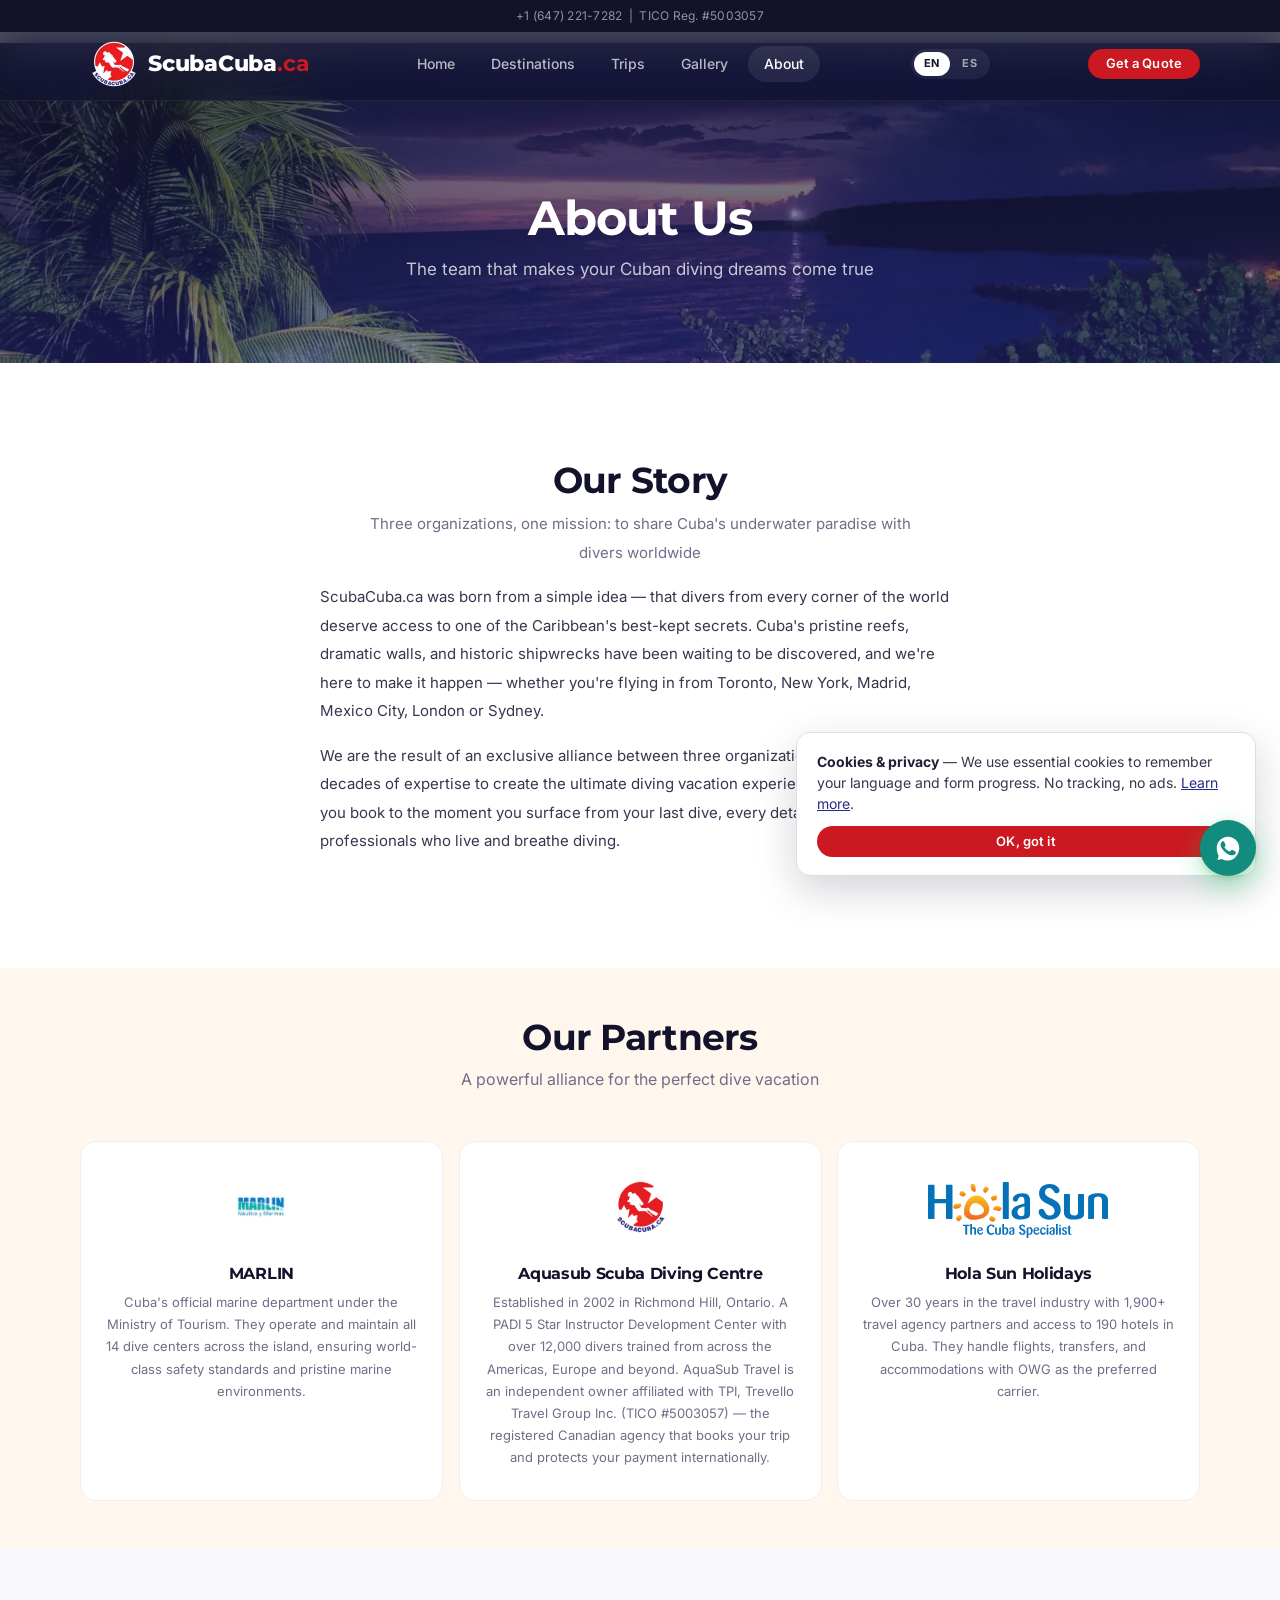
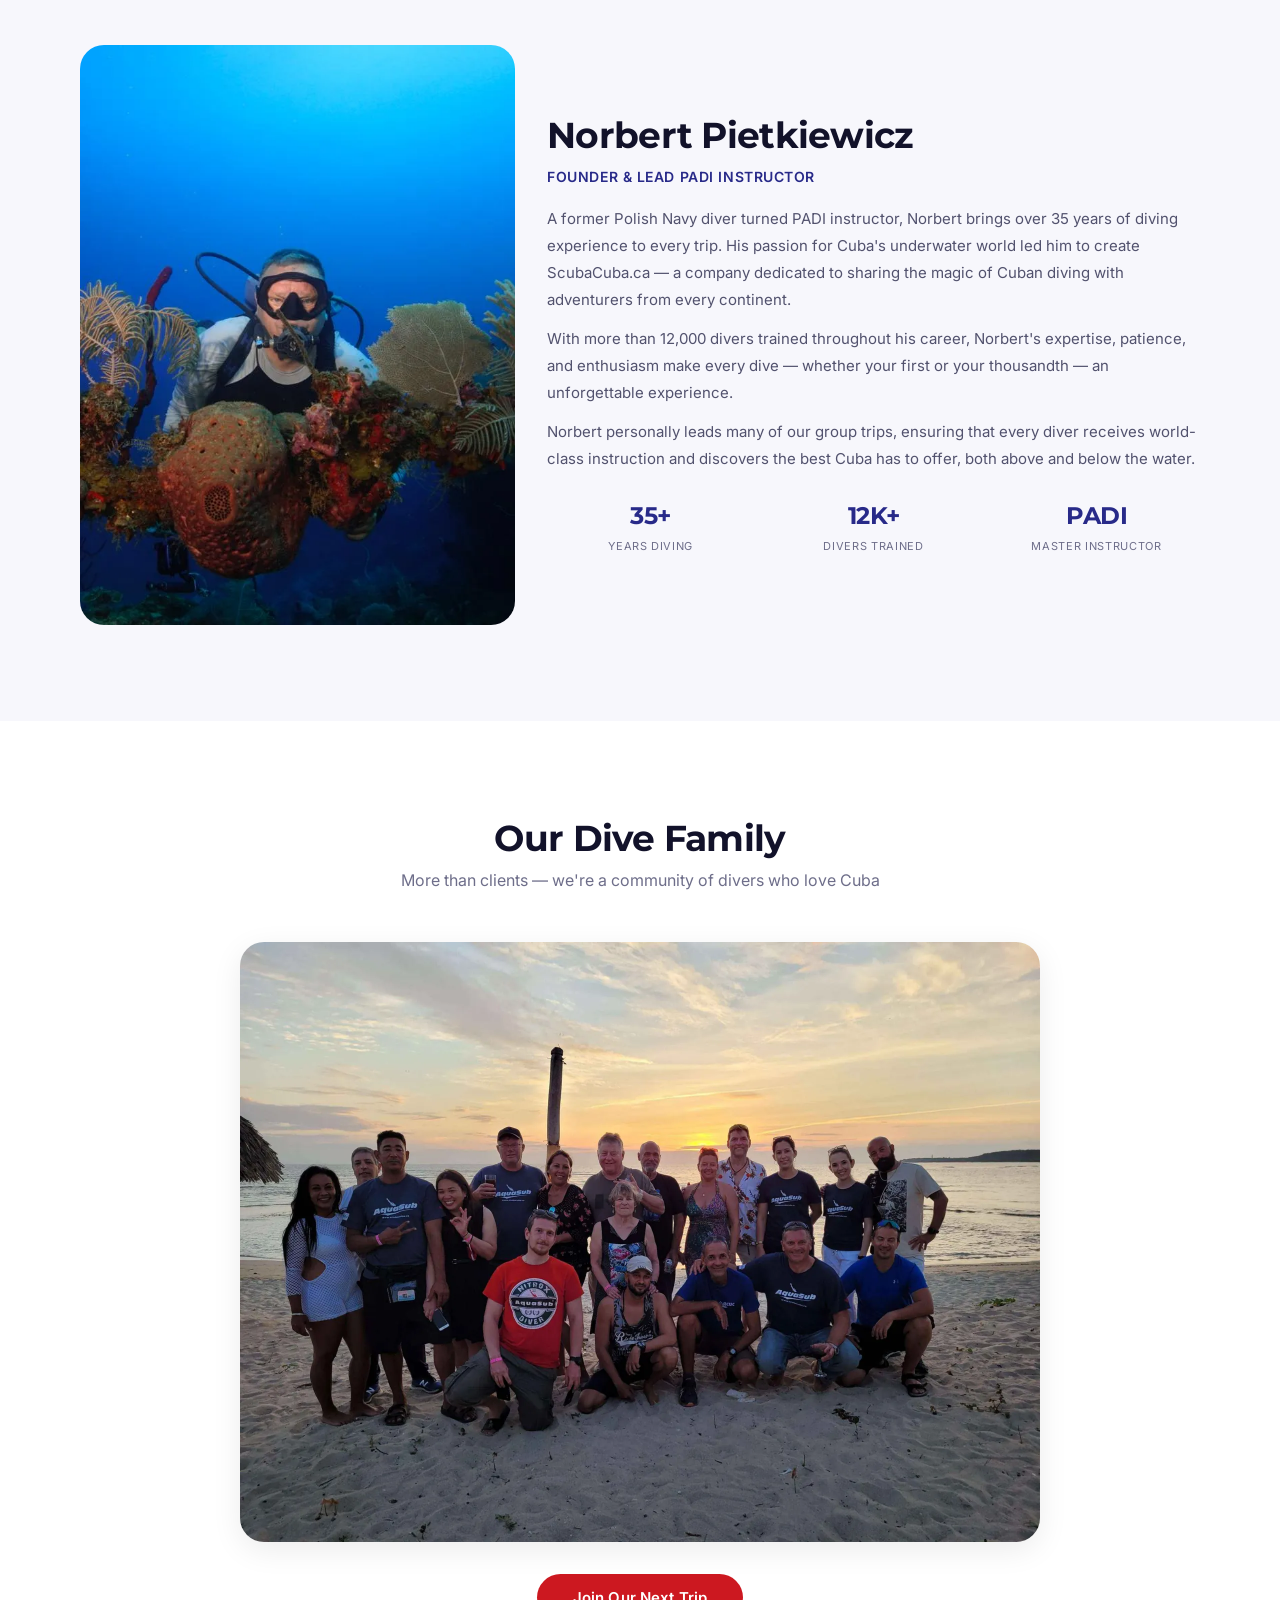
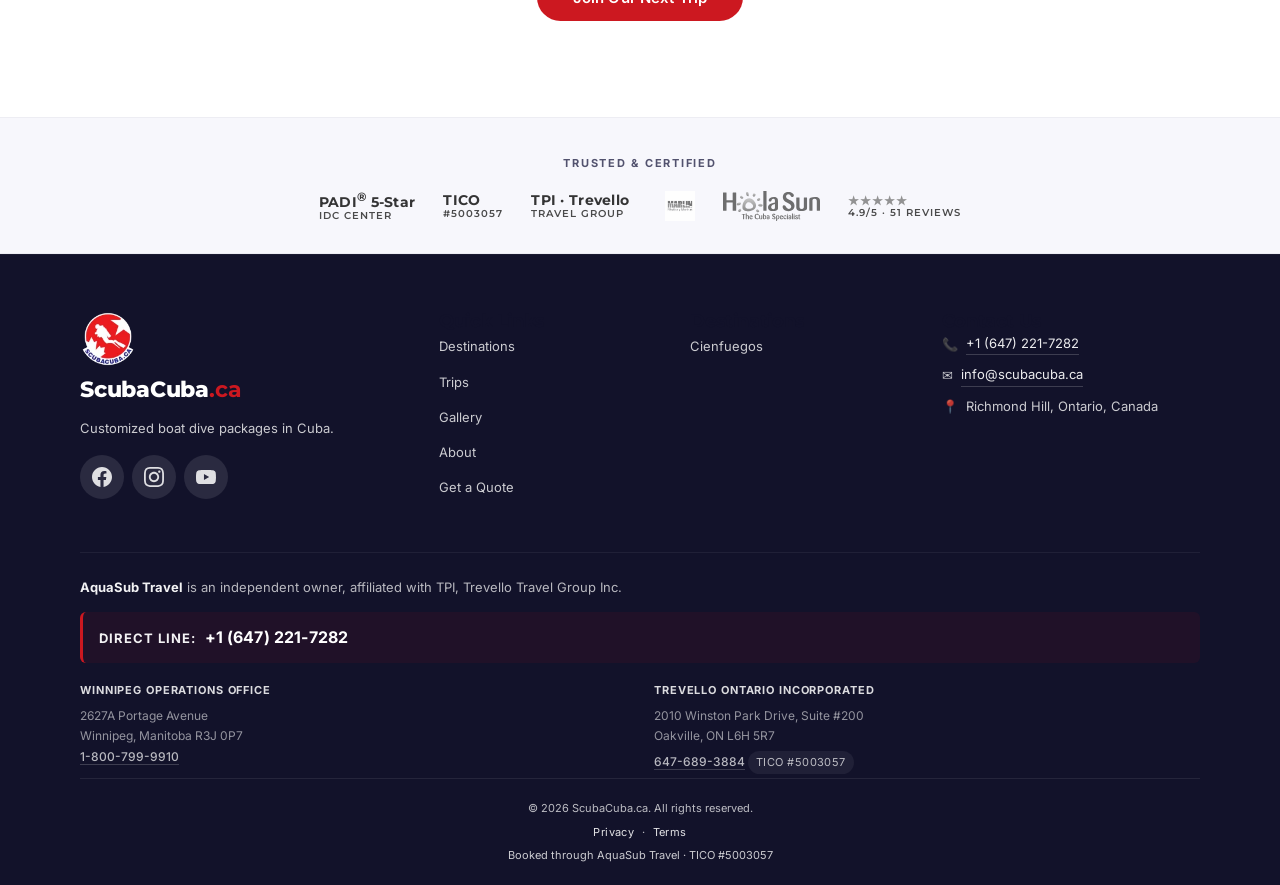
<file: prototype/about.html>
<!DOCTYPE html>
<html lang="en" data-i18n-doctitle="meta.about.title" data-i18n-docdesc="meta.about.desc">
<head>
  <meta charset="UTF-8">
  <meta name="viewport" content="width=device-width, initial-scale=1.0">
  <title>About Us — Cuba Dive Trips with AquaSub Travel | ScubaCuba.ca</title>
  <meta name="description" content="The team behind ScubaCuba.ca: a Canadian-licensed dive travel agency, PADI 5★ IDC instructors, 35+ years diving Cuba. Divers welcome worldwide.">
  <meta name="theme-color" content="#12122a">
  <meta name="robots" content="index, follow">
  <link rel="canonical" href="https://scubacuba.ca/about">
  <link rel="alternate" hreflang="en" href="https://scubacuba.ca/about">
  <link rel="alternate" hreflang="es" href="https://scubacuba.ca/about">
  <link rel="alternate" hreflang="x-default" href="https://scubacuba.ca/about">
  <meta property="og:type" content="website">
  <meta property="og:site_name" content="ScubaCuba.ca">
  <meta property="og:url" content="https://scubacuba.ca/about">
  <meta property="og:title" content="About Us — ScubaCuba.ca">
  <meta property="og:description" content="The team that makes your Cuban diving dreams come true. PADI 5 Star IDC, 35+ years of experience, 12,000+ divers trained.">
  <meta property="og:image" content="https://scubacuba.ca/images/sunset-cuba.jpg">
  <meta property="og:locale" content="en_CA">
  <meta property="og:locale:alternate" content="en_US">
  <meta property="og:locale:alternate" content="en_GB">
  <meta property="og:locale:alternate" content="es_ES">
  <meta property="og:locale:alternate" content="es_MX">
  <meta name="twitter:card" content="summary_large_image">
  <meta name="twitter:title" content="About Us — ScubaCuba.ca">
  <meta name="twitter:description" content="The team that makes your Cuban diving dreams come true.">
  <meta name="twitter:image" content="https://scubacuba.ca/images/sunset-cuba.jpg">

    <link rel="icon" type="image/x-icon" href="/favicon.ico">
  <link rel="icon" type="image/png" sizes="32x32" href="/favicon-32x32.png">
  <link rel="icon" type="image/png" sizes="16x16" href="/favicon-16x16.png">
  <link rel="apple-touch-icon" sizes="180x180" href="/apple-touch-icon.png">
  <link rel="manifest" href="/site.webmanifest">
  <link rel="preconnect" href="https://fonts.googleapis.com">
  <link rel="preconnect" href="https://fonts.gstatic.com" crossorigin>
  <link rel="preload" href="https://fonts.googleapis.com/css2?family=Inter:wght@400;500;600;700&family=Montserrat:wght@600;700;800&display=swap" as="style" onload="this.onload=null;this.rel='stylesheet'">
  <noscript><link rel="stylesheet" href="https://fonts.googleapis.com/css2?family=Inter:wght@400;500;600;700&family=Montserrat:wght@600;700;800&display=swap"></noscript>
  <link rel="preload" as="image" href="images/sunset-cuba.webp" type="image/webp" fetchpriority="high">
  <script type="application/ld+json">
  {
    "@context": "https://schema.org",
    "@type": "BreadcrumbList",
    "itemListElement": [
      {
        "@type": "ListItem",
        "position": 1,
        "name": "Home",
        "item": "https://scubacuba.ca/"
      },
      {
        "@type": "ListItem",
        "position": 2,
        "name": "About Us",
        "item": "https://scubacuba.ca/about"
      }
    ]
  }
  </script>
  <link rel="stylesheet" href="css/styles.min.css?v=20261109a">
  <script src="js/i18n.min.js?v=20261109a" defer></script>
</head>
<body>

  <a class="skip-link" href="#main" data-i18n="a11y.skip">Skip to content</a>

  <!-- Phone Bar -->
  <div class="phone-bar">
    <span data-i18n="phonebar.tico"><a href="tel:+16472217282">+1 (647) 221-7282</a> &nbsp;|&nbsp; TICO Reg. #5003057</span>
  </div>

  <!-- Header -->
  <header class="header">
    <div class="header-inner">
      <a href="/" class="header-logo"><picture><source srcset="images/logo-icon-96.webp" type="image/webp"><img src="images/logo-icon-96.png" width="96" height="96" alt="" class="logo-icon"></picture><span class="logo-wordmark">ScubaCuba<span>.ca</span></span></a>
      <nav class="nav-desktop" aria-label="Main">
        <a href="/" data-i18n="nav.home">Home</a>
        <a href="/diving-centers" data-i18n="nav.destinations">Destinations</a>
        <a href="/upcoming-trips" data-i18n="nav.trips">Trips</a>
        <a href="/gallery" data-i18n="nav.gallery">Gallery</a>
        <a href="/about" class="active" aria-current="page" data-i18n="nav.about">About</a>
      </nav>
      <div class="lang-toggle" role="group" data-i18n-aria-label="lang.toggle.aria" aria-label="Switch language">
        <button type="button" data-lang-btn="en">EN</button>
        <button type="button" data-lang-btn="es">ES</button>
      </div>
      <a href="/quote" class="btn btn-primary btn-sm header-cta" data-i18n="nav.quote">Get a Quote</a>
      <button class="hamburger" type="button" aria-expanded="false" aria-controls="mobile-menu" data-i18n-aria-label="nav.menu.aria" aria-label="Menu"><span></span><span></span><span></span></button>
    </div>
  </header>
  <div class="menu-overlay"></div>
  <nav class="mobile-menu" id="mobile-menu" aria-label="Mobile" inert>
    <a href="/" data-i18n="nav.home">Home</a>
    <a href="/diving-centers" data-i18n="nav.destinations">Destinations</a>
    <a href="/upcoming-trips" data-i18n="nav.trips">Upcoming Trips</a>
    <a href="/gallery" data-i18n="nav.gallery">Gallery</a>
    <a href="/about" data-i18n="nav.about">About Us</a>
    <a href="/quote" class="btn btn-primary" data-i18n="nav.quote.full">Get Your Free Quote</a>
    <a href="tel:+16472217282" class="mobile-menu-phone">
      <svg width="18" height="18" viewBox="0 0 24 24" fill="none" stroke="currentColor" stroke-width="2" stroke-linecap="round" stroke-linejoin="round" aria-hidden="true"><path d="M22 16.92v3a2 2 0 0 1-2.18 2 19.79 19.79 0 0 1-8.63-3.07 19.5 19.5 0 0 1-6-6 19.79 19.79 0 0 1-3.07-8.67A2 2 0 0 1 4.11 2h3a2 2 0 0 1 2 1.72c.127.96.361 1.903.7 2.81a2 2 0 0 1-.45 2.11L8.09 9.91a16 16 0 0 0 6 6l1.27-1.27a2 2 0 0 1 2.11-.45c.907.339 1.85.573 2.81.7A2 2 0 0 1 22 16.92z"/></svg>
      <span data-i18n="mobile.phone">+1 (647) 221-7282</span>
    </a>
    <div class="lang-toggle" role="group" data-i18n-aria-label="lang.toggle.aria" aria-label="Switch language">
      <button type="button" data-lang-btn="en">EN</button>
      <button type="button" data-lang-btn="es">ES</button>
    </div>
  </nav>

    <main id="main" tabindex="-1">
  <nav class="breadcrumbs" aria-label="Breadcrumb">
    <div class="container">
      <ol>
        <li><a href="/" data-i18n="nav.home">Home</a></li>
        <li aria-current="page" data-i18n="nav.about">About Us</li>
      </ol>
    </div>
  </nav>
<!-- Page Hero -->
  <section class="page-hero" style="background-image: image-set(url('images/sunset-cuba.webp') type('image/webp'),url('images/sunset-cuba.jpg'))">
    <div class="page-hero-content">
      <h1 data-i18n="about.hero.title">About Us</h1>
      <p data-i18n="about.hero.subtitle">The team that makes your Cuban diving dreams come true</p>
    </div>
  </section>

  <!-- Our Story -->
  <section class="section">
    <div class="container about-content">
      <h2 class="section-title" data-i18n="about.story.title">Our Story</h2>
      <p class="section-subtitle" data-i18n="about.story.subtitle">Three organizations, one mission: to share Cuba's underwater paradise with divers worldwide</p>
      <p data-i18n="about.story.p1">ScubaCuba.ca was born from a simple idea — that divers from every corner of the world deserve access to one of the Caribbean's best-kept secrets. Cuba's pristine reefs, dramatic walls, and historic shipwrecks have been waiting to be discovered, and we're here to make it happen — whether you're flying in from Toronto, New York, Madrid, Mexico City, London or Sydney.</p>
      <p data-i18n="about.story.p2">We are the result of an exclusive alliance between three organizations, each bringing decades of expertise to create the ultimate diving vacation experience. From the moment you book to the moment you surface from your last dive, every detail is handled by professionals who live and breathe diving.</p>
    </div>
  </section>

  <!-- Partners -->
  <section class="section" style="background: var(--sand); padding-top: 48px; padding-bottom: 48px;">
    <div class="container">
      <h2 class="section-title" data-i18n="about.partners.title">Our Partners</h2>
      <p class="section-subtitle" data-i18n="about.partners.subtitle">A powerful alliance for the perfect dive vacation</p>
      <div class="partners-grid">
        <div class="partner-card">
          <div class="partner-logo">
            <picture><source srcset="images/marlin-logo.webp" type="image/webp"><img src="images/marlin-logo.png" width="225" height="225" alt="MARLIN — Cuba's official dive operator" loading="lazy"></picture>
          </div>
          <h3>MARLIN</h3>
          <p data-i18n="about.partners.marlin.desc">Cuba's official marine department under the Ministry of Tourism. They operate and maintain all 14 dive centers across the island, ensuring world-class safety standards and pristine marine environments.</p>
        </div>
        <div class="partner-card">
          <div class="partner-logo">
            <picture><source srcset="images/logo.webp" type="image/webp"><img src="images/logo.png" width="1600" height="1164" alt="AquaSub Scuba Diving Centre" loading="lazy"></picture>
          </div>
          <h3>Aquasub Scuba Diving Centre</h3>
          <p data-i18n="about.partners.aquasub.desc">Established in 2002 in Richmond Hill, Ontario. A PADI 5 Star Instructor Development Center with over 12,000 divers trained from across the Americas, Europe and beyond. Our base of dive operations on the ground in Cuba.</p>
        </div>
        <div class="partner-card">
          <div class="partner-logo">
            <img src="images/holasun-logo.svg" width="386" height="120" alt="Hola Sun Holidays" loading="lazy">
          </div>
          <h3>Hola Sun Holidays</h3>
          <p data-i18n="about.partners.holasun.desc">Over 30 years in the travel industry with 1,900+ travel agency partners and access to 190 hotels in Cuba. They handle flights, transfers, and accommodations with OWG as the preferred carrier.</p>
        </div>
      </div>
    </div>
  </section>

  <!-- Founder Section -->
  <section class="section founder-section">
    <div class="container">
      <div class="founder-layout">
        <div class="founder-img">
          <picture><source srcset="images/norbert.webp" type="image/webp"><img src="images/norbert.jpg" width="1280" height="853" alt="Norbert Pietkiewicz, founder of ScubaCuba.ca, diving a sponge-covered reef ledge in Cuba"></picture>
        </div>
        <div class="founder-text">
          <h2>Norbert Pietkiewicz</h2>
          <div class="founder-title" data-i18n="about.founder.title">Founder & Lead PADI Instructor</div>
          <p data-i18n="about.founder.p1">A former Polish Navy diver turned PADI instructor, Norbert brings over 35 years of diving experience to every trip. His passion for Cuba's underwater world led him to create ScubaCuba.ca — a company dedicated to sharing the magic of Cuban diving with adventurers from every continent.</p>
          <p data-i18n="about.founder.p2">With more than 12,000 divers trained throughout his career, Norbert's expertise, patience, and enthusiasm make every dive — whether your first or your thousandth — an unforgettable experience.</p>
          <p data-i18n="about.founder.p3">Norbert personally leads many of our group trips, ensuring that every diver receives world-class instruction and discovers the best Cuba has to offer, both above and below the water.</p>
          <div class="founder-stats">
            <div class="founder-stat">
              <div class="stat-number">35+</div>
              <div class="stat-label" data-i18n="about.founder.s1">Years Diving</div>
            </div>
            <div class="founder-stat">
              <div class="stat-number">12K+</div>
              <div class="stat-label" data-i18n="about.founder.s2">Divers Trained</div>
            </div>
            <div class="founder-stat">
              <div class="stat-number">PADI</div>
              <div class="stat-label" data-i18n="about.founder.s3">Master Instructor</div>
            </div>
          </div>
        </div>
      </div>
    </div>
  </section>

  <!-- Team Photo -->
  <section class="section">
    <div class="container text-center">
      <h2 class="section-title" data-i18n="about.family.title">Our Dive Family</h2>
      <p class="section-subtitle" data-i18n="about.family.subtitle">More than clients — we're a community of divers who love Cuba</p>
      <div style="border-radius: var(--radius-xl); overflow: hidden; box-shadow: var(--shadow-lg); max-width: 800px; margin: 0 auto;">
        <picture><source srcset="images/group-sunset.webp" type="image/webp"><img src="images/group-sunset.jpg" width="1600" height="1200" alt="ScubaCuba group photo at sunset on Cuban beach" loading="lazy"></picture>
      </div>
      <div style="margin-top: 32px;">
        <a href="/quote" class="btn btn-primary btn-lg" data-i18n="about.family.cta">Join Our Next Trip</a>
      </div>
    </div>
  </section>

  <!-- Sticky mobile CTA bar -->
  <div class="mobile-cta-bar is-hidden">
    <a href="/quote" class="mcta-quote"><span class="mcta-label" data-i18n="cta.quote.mobile">Get a free quote</span></a>
    <a href="https://wa.me/16472217282" class="mcta-whatsapp" data-i18n-aria-label="cta.whatsapp.aria">
      <svg viewBox="0 0 24 24" fill="currentColor" aria-hidden="true"><path d="M17.5 14.4c-.3-.1-1.7-.8-2-.9-.3-.1-.5-.1-.7.1s-.8.9-1 1.1c-.2.2-.4.2-.6.1-.3-.1-1.2-.4-2.3-1.4-.8-.7-1.4-1.6-1.6-1.9-.2-.3 0-.4.1-.6.1-.1.3-.3.4-.5.1-.2.2-.3.2-.5.1-.2 0-.4 0-.5l-1-2.3c-.2-.5-.4-.5-.6-.5h-.5c-.2 0-.5 0-.8.4-.3.4-1 1-1 2.5s1.1 2.9 1.2 3.1c.2.2 2.1 3.2 5.1 4.5.7.3 1.3.5 1.7.6.7.2 1.4.2 1.9.1.6-.1 1.7-.7 2-1.4.2-.7.2-1.2.2-1.4-.1-.1-.3-.2-.6-.3zM12 22c-1.7 0-3.4-.4-4.9-1.3l-3.5.9.9-3.4C3.5 16.5 3 14.3 3 12 3 7 7 3 12 3s9 4 9 9-4 10-9 10z"/></svg>
      <span class="mcta-label" data-i18n="cta.whatsapp">WhatsApp</span>
    </a>
    <a href="tel:+16472217282" class="mcta-tel" data-i18n-aria-label="cta.call.aria">
      <svg aria-hidden="true" viewBox="0 0 24 24" fill="none" stroke="currentColor" stroke-width="2" stroke-linecap="round" stroke-linejoin="round"><path d="M22 16.92v3a2 2 0 0 1-2.18 2 19.79 19.79 0 0 1-8.63-3.07 19.5 19.5 0 0 1-6-6 19.79 19.79 0 0 1-3.07-8.67A2 2 0 0 1 4.11 2h3a2 2 0 0 1 2 1.72c.127.96.361 1.903.7 2.81a2 2 0 0 1-.45 2.11L8.09 9.91a16 16 0 0 0 6 6l1.27-1.27a2 2 0 0 1 2.11-.45c.907.339 1.85.573 2.81.7A2 2 0 0 1 22 16.92z"/></svg>
      <span class="mcta-label" data-i18n="cta.call">Call</span>
    </a>
  </div>

  <!-- WhatsApp floating button (desktop) -->
  <a href="https://wa.me/16472217282" class="whatsapp-fab" aria-label="Chat on WhatsApp">
    <svg viewBox="0 0 24 24" fill="currentColor" aria-hidden="true"><path d="M17.5 14.4c-.3-.1-1.7-.8-2-.9-.3-.1-.5-.1-.7.1s-.8.9-1 1.1c-.2.2-.4.2-.6.1-.3-.1-1.2-.4-2.3-1.4-.8-.7-1.4-1.6-1.6-1.9-.2-.3 0-.4.1-.6.1-.1.3-.3.4-.5.1-.2.2-.3.2-.5.1-.2 0-.4 0-.5l-1-2.3c-.2-.5-.4-.5-.6-.5h-.5c-.2 0-.5 0-.8.4-.3.4-1 1-1 2.5s1.1 2.9 1.2 3.1c.2.2 2.1 3.2 5.1 4.5.7.3 1.3.5 1.7.6.7.2 1.4.2 1.9.1.6-.1 1.7-.7 2-1.4.2-.7.2-1.2.2-1.4-.1-.1-.3-.2-.6-.3zM12 22c-1.7 0-3.4-.4-4.9-1.3l-3.5.9.9-3.4C3.5 16.5 3 14.3 3 12 3 7 7 3 12 3s9 4 9 9-4 10-9 10z"/></svg>
  </a>

    </main>

  <!-- Trust marks band -->
  <section class="trust-band" aria-label="Trusted by">
    <div class="container">
      <div class="trust-band-label" data-i18n="trust.label">Trusted &amp; certified</div>
      <div class="trust-band-row">
        <div class="trust-mark"><div class="tm-stack"><span>PADI<sup>&reg;</sup> 5-Star</span><span class="tm-sub">IDC Center</span></div></div>
        <div class="trust-mark"><div class="tm-stack"><span>TICO</span><span class="tm-sub">#5003057</span></div></div>
        <div class="trust-mark"><div class="tm-stack"><span>TPI &middot; Trevello</span><span class="tm-sub">Travel Group</span></div></div>
        <div class="trust-mark"><picture><source srcset="images/marlin-logo.webp" type="image/webp"><img src="images/marlin-logo.png" width="225" height="225" alt="MARLIN"></picture></div>
        <div class="trust-mark"><img src="images/holasun-logo.svg" width="386" height="120" alt="Hola Sun Holidays"></div>
        <div class="trust-mark"><div class="tm-stack"><span class="tm-stars">&#9733;&#9733;&#9733;&#9733;&#9733;</span><span class="tm-sub">4.9/5 &middot; 51 reviews</span></div></div>
      </div>
    </div>
  </section>

  <!-- Footer -->
  <footer class="footer">
    <div class="container">
      <div class="footer-grid">
        <div class="footer-brand">
          <picture><source srcset="images/logo-icon-96.webp" type="image/webp"><img src="images/logo-icon-96.png" width="96" height="96" alt="" class="logo-icon"></picture><span class="logo-wordmark">ScubaCuba<span>.ca</span></span>
          <p data-i18n="footer.brand.desc.short">Customized boat dive packages in Cuba.</p>
          <div class="footer-social">
            <a href="https://www.facebook.com/ScubaCuba.ca" aria-label="Facebook" target="_blank" rel="noopener noreferrer"><svg viewBox="0 0 24 24" fill="currentColor" aria-hidden="true" width="20" height="20"><path d="M24 12.073c0-6.627-5.373-12-12-12s-12 5.373-12 12c0 5.99 4.388 10.954 10.125 11.854v-8.385H7.078v-3.47h3.047V9.43c0-3.007 1.792-4.669 4.533-4.669 1.312 0 2.686.235 2.686.235v2.953H15.83c-1.491 0-1.956.925-1.956 1.874v2.25h3.328l-.532 3.47h-2.796v8.385C19.612 23.027 24 18.062 24 12.073z"/></svg></a>
            <a href="https://www.instagram.com/scubacuba.ca" aria-label="Instagram" target="_blank" rel="noopener noreferrer"><svg viewBox="0 0 24 24" fill="currentColor" aria-hidden="true" width="20" height="20"><path d="M12 2.163c3.204 0 3.584.012 4.85.07 3.252.148 4.771 1.691 4.919 4.919.058 1.265.069 1.645.069 4.849 0 3.205-.012 3.584-.069 4.849-.149 3.225-1.664 4.771-4.919 4.919-1.266.058-1.644.07-4.85.07-3.204 0-3.584-.012-4.849-.07-3.26-.149-4.771-1.699-4.919-4.92-.058-1.265-.07-1.644-.07-4.849 0-3.204.013-3.583.07-4.849.149-3.227 1.664-4.771 4.919-4.919 1.266-.057 1.645-.069 4.849-.069zm0-2.163c-3.259 0-3.667.014-4.947.072-4.358.2-6.78 2.618-6.98 6.98-.059 1.281-.073 1.689-.073 4.948 0 3.259.014 3.668.072 4.948.2 4.358 2.618 6.78 6.98 6.98 1.281.058 1.689.072 4.948.072 3.259 0 3.668-.014 4.948-.072 4.354-.2 6.782-2.618 6.979-6.98.059-1.28.073-1.689.073-4.948 0-3.259-.014-3.667-.072-4.947-.196-4.354-2.617-6.78-6.979-6.98-1.281-.059-1.69-.073-4.949-.073zm0 5.838c-3.403 0-6.162 2.759-6.162 6.162s2.759 6.163 6.162 6.163 6.162-2.759 6.162-6.163c0-3.403-2.759-6.162-6.162-6.162zm0 10.162c-2.209 0-4-1.79-4-4 0-2.209 1.791-4 4-4s4 1.791 4 4c0 2.21-1.791 4-4 4zm6.406-11.845c-.796 0-1.441.645-1.441 1.44s.645 1.44 1.441 1.44c.795 0 1.439-.645 1.439-1.44s-.644-1.44-1.439-1.44z"/></svg></a>
            <a href="https://www.youtube.com/@scubacubaca8447" aria-label="YouTube" target="_blank" rel="noopener noreferrer"><svg viewBox="0 0 24 24" fill="currentColor" aria-hidden="true" width="20" height="20"><path d="M23.498 6.186a3.016 3.016 0 0 0-2.122-2.136C19.505 3.545 12 3.545 12 3.545s-7.505 0-9.377.505A3.017 3.017 0 0 0 .502 6.186C0 8.07 0 12 0 12s0 3.93.502 5.814a3.016 3.016 0 0 0 2.122 2.136c1.871.505 9.376.505 9.376.505s7.505 0 9.377-.505a3.015 3.015 0 0 0 2.122-2.136C24 15.93 24 12 24 12s0-3.93-.502-5.814zM9.545 15.568V8.432L15.818 12l-6.273 3.568z"/></svg></a>
          </div>
        </div>
        <div>
          <h3 data-i18n="footer.quicklinks">Quick Links</h3>
          <ul class="footer-links">
            <li><a href="/diving-centers" data-i18n="nav.destinations">Destinations</a></li>
            <li><a href="/upcoming-trips" data-i18n="nav.trips">Upcoming Trips</a></li>
            <li><a href="/gallery" data-i18n="nav.gallery">Gallery</a></li>
            <li><a href="/about" data-i18n="nav.about">About Us</a></li>
            <li><a href="/quote" data-i18n="nav.quote">Get a Quote</a></li>
          </ul>
        </div>
        <div>
          <h3 data-i18n="footer.destinations">Dive Destinations</h3>
          <ul class="footer-links">
            <li><a href="/diving-centers">Cienfuegos</a></li>
          </ul>
        </div>
        <div class="footer-contact">
          <h3 data-i18n="footer.contact">Contact Us</h3>
          <p>&#128222; <a href="tel:+16472217282">+1 (647) 221-7282</a></p>
          <p>&#9993; <a href="mailto:info@scubacuba.ca">info@scubacuba.ca</a></p>
          <p>&#128205; <span data-i18n="footer.location">Richmond Hill, Ontario, Canada</span></p>
        </div>
      </div>
            <div class="footer-agency">
        <p class="agency-affiliate" data-i18n="footer.agency.affiliate"><strong>AquaSub Travel</strong> is an independent owner, affiliated with TPI, Trevello Travel Group Inc.</p>
        <p class="agency-direct"><strong data-i18n="footer.agency.directline">Direct line:</strong> <a href="tel:+16472217282">+1 (647) 221-7282</a></p>
        <div class="footer-agency-grid">
          <div class="footer-agency-office">
            <strong data-i18n="footer.agency.winnipeg.title">Winnipeg Operations Office</strong>
            2627A Portage Avenue<br>
            Winnipeg, Manitoba R3J 0P7<br>
            <a href="tel:+18007999910">1-800-799-9910</a>
          </div>
          <div class="footer-agency-office">
            <strong data-i18n="footer.agency.oakville.title">Trevello Ontario Incorporated</strong>
            2010 Winston Park Drive, Suite #200<br>
            Oakville, ON L6H 5R7<br>
            <a href="tel:+16476893884">647-689-3884</a>
            <span class="tico-num">TICO #5003057</span>
          </div>
        </div>
      </div>
      <div class="footer-bottom">
        <span data-i18n="footer.copyright">&copy; 2026 ScubaCuba.ca. All rights reserved.</span>
        <span class="footer-legal-links">
          <a href="/privacy" data-i18n="footer.privacy">Privacy</a>
          &middot;
          <a href="/terms" data-i18n="footer.terms">Terms</a>
        </span>
        <span class="tico" data-i18n="footer.tico.short">Booked through AquaSub Travel &middot; TICO #5003057</span>
      </div>
    </div>
  </footer>

  <script src="js/main.min.js?v=20261109a" defer></script>

  <!-- Cookie consent (PIPEDA-compliant, dismissable) -->
  <div class="cookie-consent" id="cookie-consent" role="dialog" aria-labelledby="cc-title" aria-describedby="cc-desc" hidden>
    <p id="cc-desc"><strong id="cc-title" data-i18n="cookie.title">Cookies &amp; privacy</strong> &mdash;
      <span data-i18n="cookie.body">We use essential cookies to remember your language and form progress. No tracking, no ads.</span>
      <a href="/privacy" data-i18n="cookie.learn">Learn more</a>.</p>
    <div class="cookie-consent-actions">
      <button type="button" class="btn btn-primary btn-sm" id="cc-accept" data-i18n="cookie.accept">OK, got it</button>
    </div>
  </div>

  <!-- Back-to-top -->
  <button type="button" class="back-to-top" id="back-to-top" aria-label="Back to top">
    <svg viewBox="0 0 24 24" aria-hidden="true"><path d="M5 15l7-7 7 7" stroke-linecap="round" stroke-linejoin="round"/></svg>
  </button>
</body>
</html>
</file>
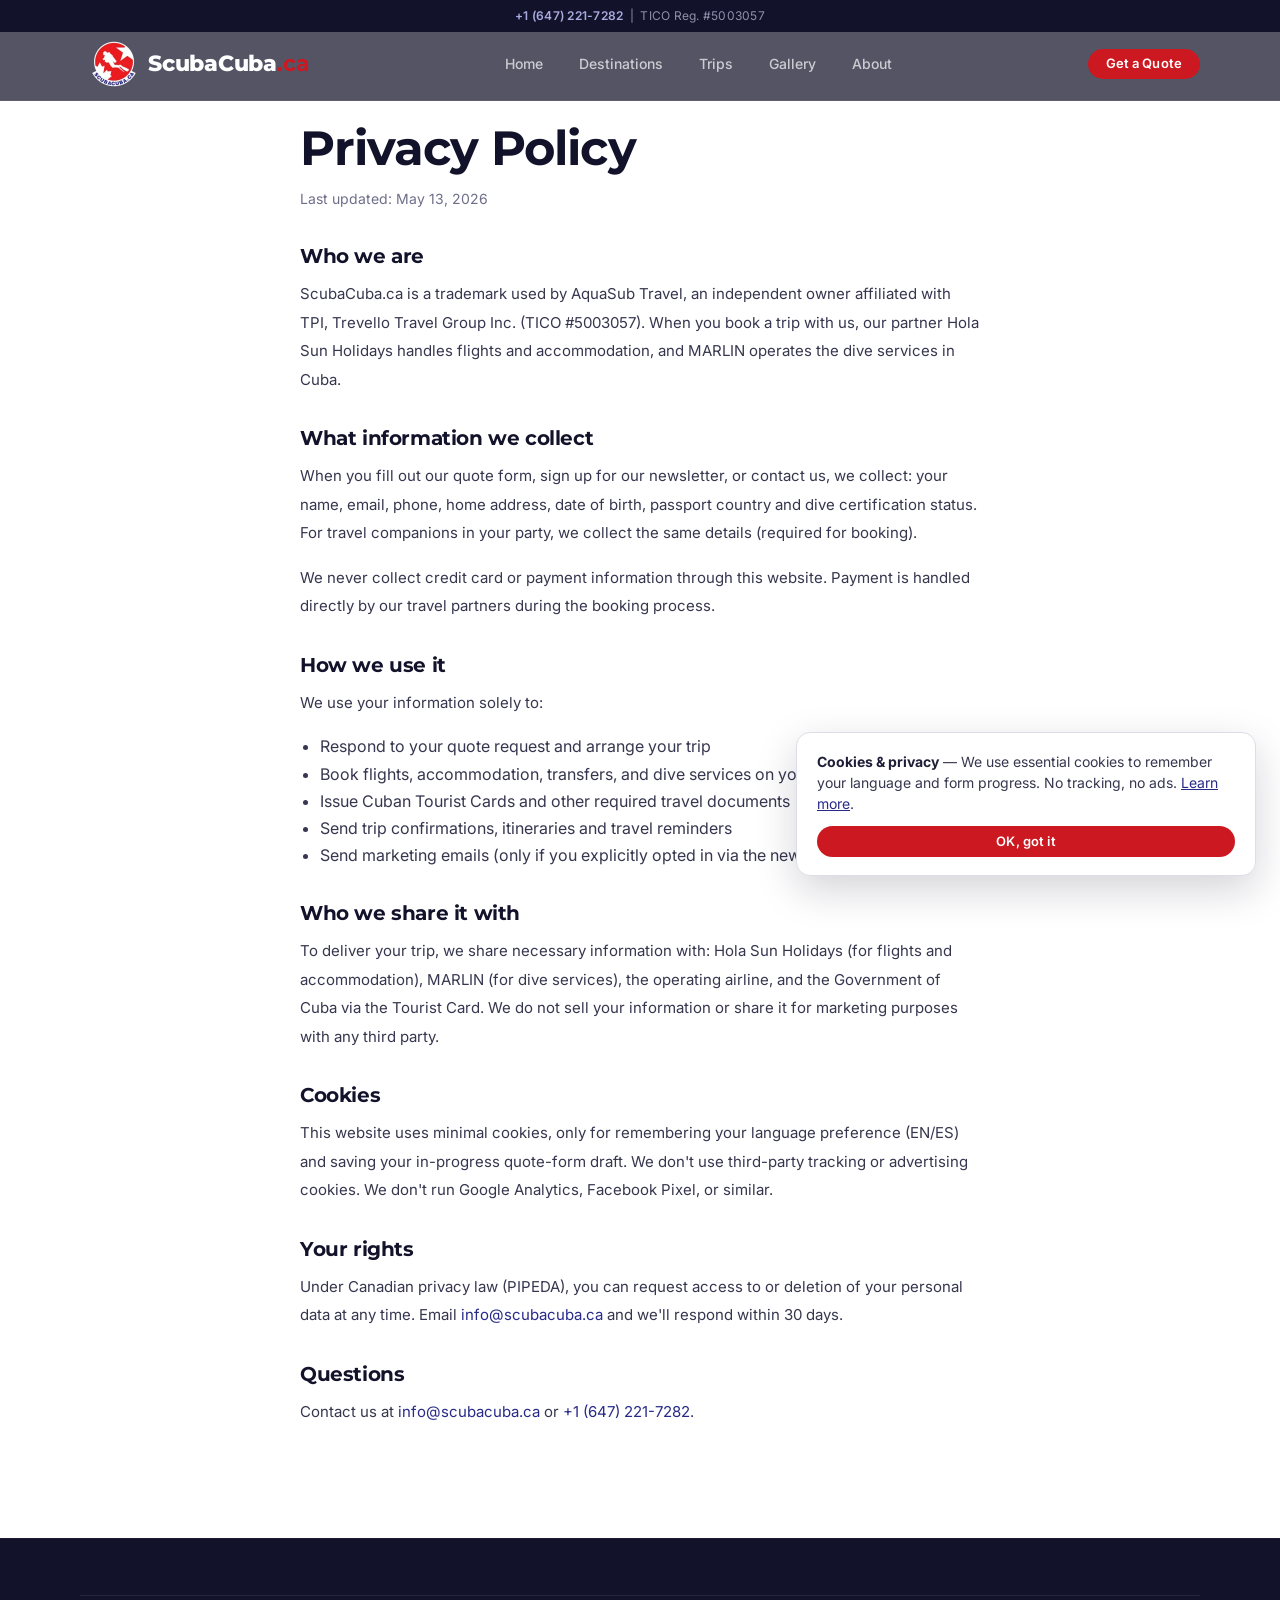
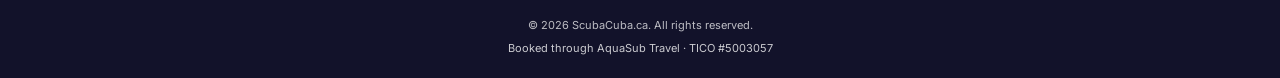
<file: prototype/privacy.html>
<!DOCTYPE html>
<html lang="en">
<head>
  <meta charset="UTF-8">
  <meta name="viewport" content="width=device-width, initial-scale=1.0">
  <title>Privacy Policy — ScubaCuba.ca</title>
  <meta name="description" content="How ScubaCuba.ca and AquaSub Travel handle your personal information.">
  <meta name="theme-color" content="#12122a">
  <meta name="robots" content="index, follow">
  <link rel="canonical" href="https://scubacuba.ca/privacy">
  <link rel="alternate" hreflang="en" href="https://scubacuba.ca/privacy">
  <link rel="alternate" hreflang="es" href="https://scubacuba.ca/privacy">
  <link rel="alternate" hreflang="x-default" href="https://scubacuba.ca/privacy">
  <meta property="og:type" content="website">
  <meta property="og:site_name" content="ScubaCuba.ca">
  <meta property="og:url" content="https://scubacuba.ca/privacy">
  <meta property="og:title" content="Privacy Policy — ScubaCuba.ca">
  <meta property="og:description" content="How ScubaCuba.ca and AquaSub Travel handle your personal information. PIPEDA-compliant.">
  <meta property="og:image" content="https://scubacuba.ca/images/hero-divers.jpg">
  <meta property="og:locale" content="en_CA">
  <meta property="og:locale:alternate" content="en_US">
  <meta property="og:locale:alternate" content="en_GB">
  <meta property="og:locale:alternate" content="es_ES">
  <meta property="og:locale:alternate" content="es_MX">
  <meta name="twitter:card" content="summary_large_image">
  <meta name="twitter:title" content="Privacy Policy — ScubaCuba.ca">
  <meta name="twitter:description" content="How ScubaCuba.ca and AquaSub Travel handle your personal information. PIPEDA-compliant.">
  <meta name="twitter:image" content="https://scubacuba.ca/images/hero-divers.jpg">
  <link rel="icon" type="image/x-icon" href="/favicon.ico">
  <link rel="apple-touch-icon" sizes="180x180" href="/apple-touch-icon.png">
  <link rel="preconnect" href="https://fonts.googleapis.com">
  <link rel="preconnect" href="https://fonts.gstatic.com" crossorigin>
  <link rel="preload" href="https://fonts.googleapis.com/css2?family=Inter:wght@400;500;600;700&family=Montserrat:wght@600;700;800&display=swap" as="style" onload="this.onload=null;this.rel='stylesheet'">
  <noscript><link rel="stylesheet" href="https://fonts.googleapis.com/css2?family=Inter:wght@400;500;600;700&family=Montserrat:wght@600;700;800&display=swap"></noscript>
  <link rel="stylesheet" href="css/styles.min.css?v=20261109a">
</head>
<body>

  <a class="skip-link" href="#main">Skip to content</a>

  <!-- Phone Bar -->
  <div class="phone-bar">
    <a href="tel:+16472217282">+1 (647) 221-7282</a> &nbsp;|&nbsp; TICO Reg. #5003057
  </div>

  <!-- Header -->
  <header class="header">
    <div class="header-inner">
      <a href="/" class="header-logo"><picture><source srcset="images/logo-icon-96.webp" type="image/webp"><img src="images/logo-icon-96.png" width="96" height="96" alt="" class="logo-icon"></picture><span class="logo-wordmark">ScubaCuba<span>.ca</span></span></a>
      <nav class="nav-desktop" aria-label="Main">
        <a href="/">Home</a>
        <a href="/diving-centers">Destinations</a>
        <a href="/upcoming-trips">Trips</a>
        <a href="/gallery">Gallery</a>
        <a href="/about">About</a>
      </nav>
      <a href="/quote" class="btn btn-primary btn-sm header-cta">Get a Quote</a>
      <button class="hamburger" type="button" aria-expanded="false" aria-controls="mobile-menu" aria-label="Menu"><span></span><span></span><span></span></button>
    </div>
  </header>
  <div class="menu-overlay"></div>
  <nav class="mobile-menu" id="mobile-menu" aria-label="Mobile" inert>
    <a href="/">Home</a>
    <a href="/diving-centers">Destinations</a>
    <a href="/upcoming-trips">Upcoming Trips</a>
    <a href="/gallery">Gallery</a>
    <a href="/about">About Us</a>
    <a href="/quote" class="btn btn-primary">Get Your Free Quote</a>
  </nav>

  <main id="main" tabindex="-1">

  <section class="section" style="padding-top: 120px;">
    <div class="container about-content" style="max-width: 760px;">
      <h1 style="margin-bottom: 8px;">Privacy Policy</h1>
      <p style="color: var(--gray-500); font-size: 0.875rem; margin-bottom: 32px;">Last updated: May 13, 2026</p>

      <h2 style="font-size: 1.25rem; margin-top: 32px; margin-bottom: 12px;">Who we are</h2>
      <p>ScubaCuba.ca is a trademark used by AquaSub Travel, an independent owner affiliated with TPI, Trevello Travel Group Inc. (TICO #5003057). When you book a trip with us, our partner Hola Sun Holidays handles flights and accommodation, and MARLIN operates the dive services in Cuba.</p>

      <h2 style="font-size: 1.25rem; margin-top: 32px; margin-bottom: 12px;">What information we collect</h2>
      <p>When you fill out our quote form, sign up for our newsletter, or contact us, we collect: your name, email, phone, home address, date of birth, passport country and dive certification status. For travel companions in your party, we collect the same details (required for booking).</p>
      <p>We never collect credit card or payment information through this website. Payment is handled directly by our travel partners during the booking process.</p>

      <h2 style="font-size: 1.25rem; margin-top: 32px; margin-bottom: 12px;">How we use it</h2>
      <p>We use your information solely to:</p>
      <ul style="padding-left: 20px; margin-bottom: 16px;">
        <li>Respond to your quote request and arrange your trip</li>
        <li>Book flights, accommodation, transfers, and dive services on your behalf</li>
        <li>Issue Cuban Tourist Cards and other required travel documents</li>
        <li>Send trip confirmations, itineraries and travel reminders</li>
        <li>Send marketing emails (only if you explicitly opted in via the newsletter)</li>
      </ul>

      <h2 style="font-size: 1.25rem; margin-top: 32px; margin-bottom: 12px;">Who we share it with</h2>
      <p>To deliver your trip, we share necessary information with: Hola Sun Holidays (for flights and accommodation), MARLIN (for dive services), the operating airline, and the Government of Cuba via the Tourist Card. We do not sell your information or share it for marketing purposes with any third party.</p>

      <h2 style="font-size: 1.25rem; margin-top: 32px; margin-bottom: 12px;">Cookies</h2>
      <p>This website uses minimal cookies, only for remembering your language preference (EN/ES) and saving your in-progress quote-form draft. We don't use third-party tracking or advertising cookies. We don't run Google Analytics, Facebook Pixel, or similar.</p>

      <h2 style="font-size: 1.25rem; margin-top: 32px; margin-bottom: 12px;">Your rights</h2>
      <p>Under Canadian privacy law (PIPEDA), you can request access to or deletion of your personal data at any time. Email <a href="mailto:info@scubacuba.ca">info@scubacuba.ca</a> and we'll respond within 30 days.</p>

      <h2 style="font-size: 1.25rem; margin-top: 32px; margin-bottom: 12px;">Questions</h2>
      <p>Contact us at <a href="mailto:info@scubacuba.ca">info@scubacuba.ca</a> or <a href="tel:+16472217282">+1 (647) 221-7282</a>.</p>
    </div>
  </section>

  </main>

  <!-- Footer -->
  <footer class="footer">
    <div class="container">
      <div class="footer-bottom">
        &copy; 2026 ScubaCuba.ca. All rights reserved.
        <span class="tico">Booked through AquaSub Travel · TICO #5003057</span>
      </div>
    </div>
  </footer>

  <script src="js/i18n.min.js?v=20261109a" defer></script>
  <script src="js/main.min.js?v=20261109a" defer></script>

  <!-- Cookie consent (PIPEDA-compliant, dismissable) -->
  <div class="cookie-consent" id="cookie-consent" role="dialog" aria-labelledby="cc-title" aria-describedby="cc-desc" hidden>
    <p id="cc-desc"><strong id="cc-title" data-i18n="cookie.title">Cookies &amp; privacy</strong> &mdash;
      <span data-i18n="cookie.body">We use essential cookies to remember your language and form progress. No tracking, no ads.</span>
      <a href="/privacy" data-i18n="cookie.learn">Learn more</a>.</p>
    <div class="cookie-consent-actions">
      <button type="button" class="btn btn-primary btn-sm" id="cc-accept" data-i18n="cookie.accept">OK, got it</button>
    </div>
  </div>

  <!-- Back-to-top -->
  <button type="button" class="back-to-top" id="back-to-top" aria-label="Back to top">
    <svg viewBox="0 0 24 24" aria-hidden="true"><path d="M5 15l7-7 7 7" stroke-linecap="round" stroke-linejoin="round"/></svg>
  </button>
</body>
</html>
</file>
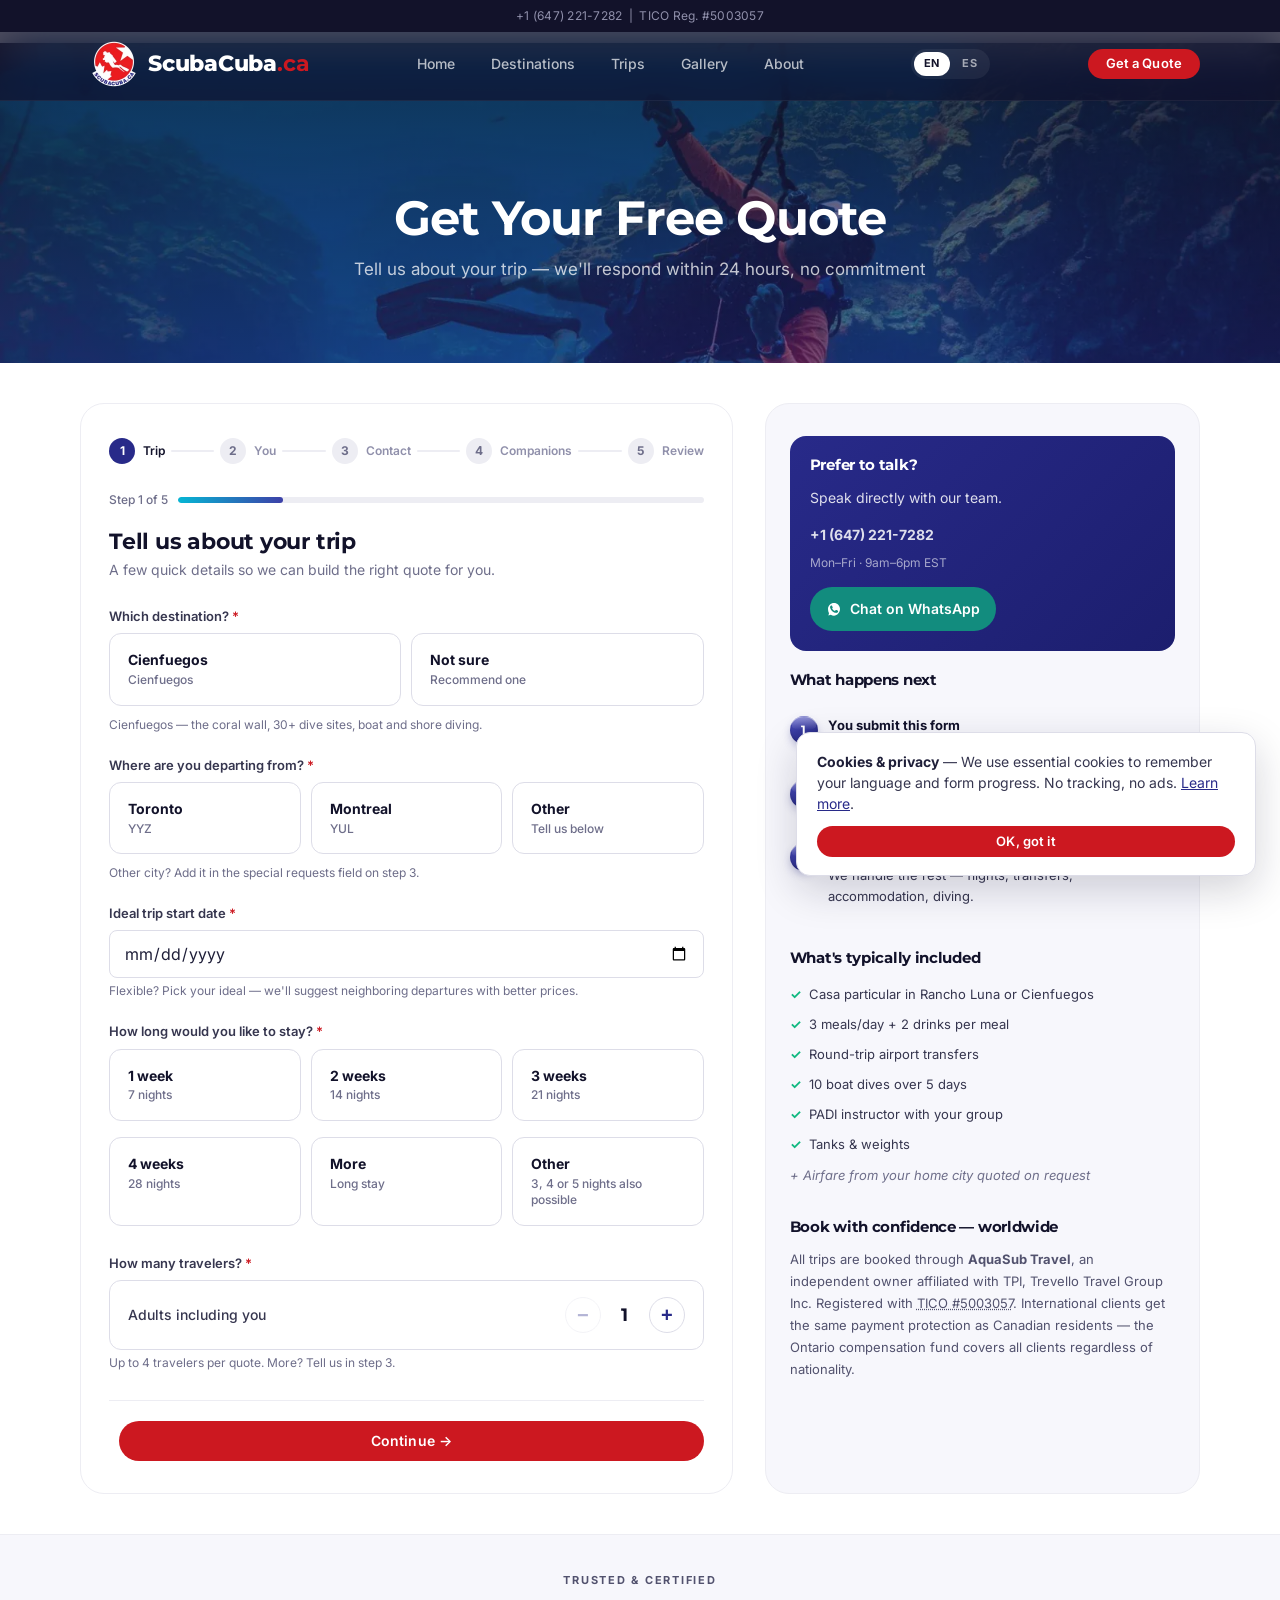
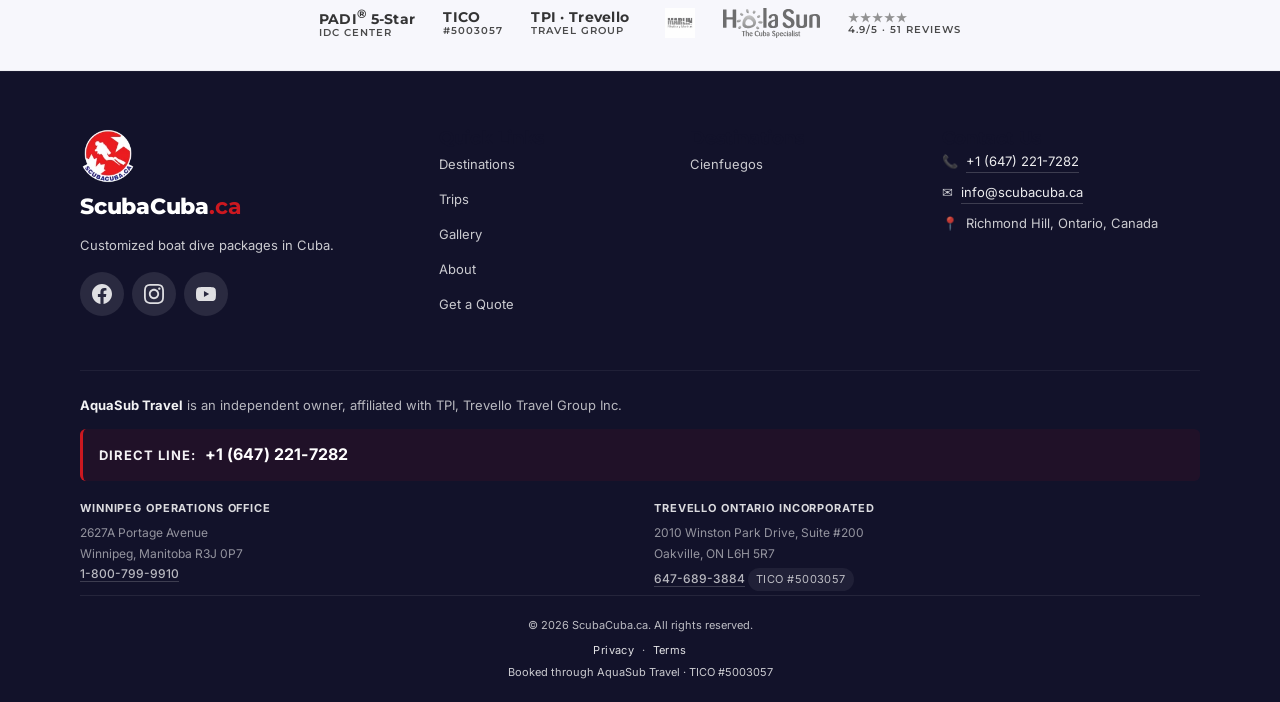
<file: prototype/quote.html>
<!DOCTYPE html>
<html lang="en" data-i18n-doctitle="meta.quote.title" data-i18n-docdesc="meta.quote.desc">
<head>
  <meta charset="UTF-8">
  <meta name="viewport" content="width=device-width, initial-scale=1.0">
  <title>Get a Free Cuba Dive Trip Quote in 24 Hours | ScubaCuba.ca</title>
  <meta name="description" content="Request a personalized scuba diving vacation quote for Cuba. Tell us about your trip and we'll respond within 24 hours.">
  <meta name="theme-color" content="#12122a">
  <meta name="robots" content="index, follow">
  <link rel="canonical" href="https://scubacuba.ca/quote">
  <link rel="alternate" hreflang="en" href="https://scubacuba.ca/quote">
  <link rel="alternate" hreflang="es" href="https://scubacuba.ca/quote">
  <link rel="alternate" hreflang="x-default" href="https://scubacuba.ca/quote">
  <meta property="og:type" content="website">
  <meta property="og:site_name" content="ScubaCuba.ca">
  <meta property="og:url" content="https://scubacuba.ca/quote">
  <meta property="og:title" content="Get a Free Quote — ScubaCuba.ca">
  <meta property="og:description" content="Request a personalized scuba diving vacation quote for Cuba. We respond within 24 hours.">
  <meta property="og:image" content="https://scubacuba.ca/images/sunset-cuba.jpg">
  <meta property="og:locale" content="en_CA">
  <meta property="og:locale:alternate" content="en_US">
  <meta property="og:locale:alternate" content="en_GB">
  <meta property="og:locale:alternate" content="es_ES">
  <meta property="og:locale:alternate" content="es_MX">
  <meta name="twitter:card" content="summary_large_image">
  <meta name="twitter:title" content="Get a Free Quote — ScubaCuba.ca">
  <meta name="twitter:description" content="Request a personalized scuba diving vacation quote for Cuba. We respond within 24 hours.">
  <meta name="twitter:image" content="https://scubacuba.ca/images/sunset-cuba.jpg">

    <link rel="icon" type="image/x-icon" href="/favicon.ico">
  <link rel="icon" type="image/png" sizes="32x32" href="/favicon-32x32.png">
  <link rel="icon" type="image/png" sizes="16x16" href="/favicon-16x16.png">
  <link rel="apple-touch-icon" sizes="180x180" href="/apple-touch-icon.png">
  <link rel="manifest" href="/site.webmanifest">
  <link rel="preconnect" href="https://fonts.googleapis.com">
  <link rel="preconnect" href="https://fonts.gstatic.com" crossorigin>
  <link rel="preload" href="https://fonts.googleapis.com/css2?family=Inter:wght@400;500;600;700&family=Montserrat:wght@600;700;800&display=swap" as="style" onload="this.onload=null;this.rel='stylesheet'">
  <noscript><link rel="stylesheet" href="https://fonts.googleapis.com/css2?family=Inter:wght@400;500;600;700&family=Montserrat:wght@600;700;800&display=swap"></noscript>
  <link rel="preload" as="image" href="images/mogotes.webp" type="image/webp" fetchpriority="high">
  <script type="application/ld+json">
  {
    "@context": "https://schema.org",
    "@type": "BreadcrumbList",
    "itemListElement": [
      {
        "@type": "ListItem",
        "position": 1,
        "name": "Home",
        "item": "https://scubacuba.ca/"
      },
      {
        "@type": "ListItem",
        "position": 2,
        "name": "Get a Quote",
        "item": "https://scubacuba.ca/quote"
      }
    ]
  }
  </script>
  <link rel="stylesheet" href="css/styles.min.css?v=20261109a">
  <script src="js/i18n.min.js?v=20261109a" defer></script>
</head>
<body>

  <a class="skip-link" href="#main" data-i18n="a11y.skip">Skip to content</a>

  <!-- Phone Bar -->
  <div class="phone-bar">
    <span data-i18n="phonebar.tico"><a href="tel:+16472217282">+1 (647) 221-7282</a> &nbsp;|&nbsp; TICO Reg. #5003057</span>
  </div>

  <!-- Header -->
  <header class="header">
    <div class="header-inner">
      <a href="/" class="header-logo"><picture><source srcset="images/logo-icon-96.webp" type="image/webp"><img src="images/logo-icon-96.png" width="96" height="96" alt="" class="logo-icon"></picture><span class="logo-wordmark">ScubaCuba<span>.ca</span></span></a>
      <nav class="nav-desktop" aria-label="Main">
        <a href="/" data-i18n="nav.home">Home</a>
        <a href="/diving-centers" data-i18n="nav.destinations">Destinations</a>
        <a href="/upcoming-trips" data-i18n="nav.trips">Trips</a>
        <a href="/gallery" data-i18n="nav.gallery">Gallery</a>
        <a href="/about" data-i18n="nav.about">About</a>
      </nav>
      <div class="lang-toggle" role="group" data-i18n-aria-label="lang.toggle.aria" aria-label="Switch language">
        <button type="button" data-lang-btn="en">EN</button>
        <button type="button" data-lang-btn="es">ES</button>
      </div>
      <a href="/quote" class="btn btn-primary btn-sm header-cta" data-i18n="nav.quote">Get a Quote</a>
      <button class="hamburger" type="button" aria-expanded="false" aria-controls="mobile-menu" data-i18n-aria-label="nav.menu.aria" aria-label="Menu"><span></span><span></span><span></span></button>
    </div>
  </header>
  <div class="menu-overlay"></div>
  <nav class="mobile-menu" id="mobile-menu" aria-label="Mobile" inert>
    <a href="/" data-i18n="nav.home">Home</a>
    <a href="/diving-centers" data-i18n="nav.destinations">Destinations</a>
    <a href="/upcoming-trips" data-i18n="nav.trips">Upcoming Trips</a>
    <a href="/gallery" data-i18n="nav.gallery">Gallery</a>
    <a href="/about" data-i18n="nav.about">About Us</a>
    <a href="/quote" class="btn btn-primary" data-i18n="nav.quote.full">Get Your Free Quote</a>
    <a href="tel:+16472217282" class="mobile-menu-phone">
      <svg width="18" height="18" viewBox="0 0 24 24" fill="none" stroke="currentColor" stroke-width="2" stroke-linecap="round" stroke-linejoin="round" aria-hidden="true"><path d="M22 16.92v3a2 2 0 0 1-2.18 2 19.79 19.79 0 0 1-8.63-3.07 19.5 19.5 0 0 1-6-6 19.79 19.79 0 0 1-3.07-8.67A2 2 0 0 1 4.11 2h3a2 2 0 0 1 2 1.72c.127.96.361 1.903.7 2.81a2 2 0 0 1-.45 2.11L8.09 9.91a16 16 0 0 0 6 6l1.27-1.27a2 2 0 0 1 2.11-.45c.907.339 1.85.573 2.81.7A2 2 0 0 1 22 16.92z"/></svg>
      <span data-i18n="mobile.phone">+1 (647) 221-7282</span>
    </a>
    <div class="lang-toggle" role="group" data-i18n-aria-label="lang.toggle.aria" aria-label="Switch language">
      <button type="button" data-lang-btn="en">EN</button>
      <button type="button" data-lang-btn="es">ES</button>
    </div>
  </nav>

    <main id="main" tabindex="-1">
  <nav class="breadcrumbs" aria-label="Breadcrumb">
    <div class="container">
      <ol>
        <li><a href="/" data-i18n="nav.home">Home</a></li>
        <li aria-current="page" data-i18n="nav.quote">Get a Quote</li>
      </ol>
    </div>
  </nav>
<!-- Page Hero -->
  <section class="page-hero" style="background-image: image-set(url('images/mogotes.webp') type('image/webp'),url('images/mogotes.jpg'))">
    <div class="page-hero-content">
      <h1 data-i18n="quote.hero.title">Get Your Free Quote</h1>
      <p data-i18n="quote.hero.subtitle">Tell us about your trip — we'll respond within 24 hours, no commitment</p>
    </div>
  </section>

  <!-- Quote Form Section -->
  <section class="quote-section">
    <div class="container">
      <div class="quote-layout">

        <!-- FORM -->
        <div class="quote-form" id="quote-form-container">

          <!-- Stepper / progress -->
          <div class="quote-stepper-wrap">
            <div class="quote-stepper" role="tablist" aria-label="Quote progress">
              <div class="qs-step is-active" data-stepper="trip"><span class="qs-num"><span>1</span></span><span data-i18n="quote.step.trip">Trip</span></div>
              <div class="qs-divider"></div>
              <div class="qs-step" data-stepper="primary"><span class="qs-num"><span>2</span></span><span data-i18n="quote.step.you">You</span></div>
              <div class="qs-divider"></div>
              <div class="qs-step" data-stepper="contact"><span class="qs-num"><span>3</span></span><span data-i18n="quote.step.contact">Contact</span></div>
              <div class="qs-divider"></div>
              <div class="qs-step" data-stepper="companions"><span class="qs-num"><span>4</span></span><span data-i18n="quote.step.companions">Companions</span></div>
              <div class="qs-divider"></div>
              <div class="qs-step" data-stepper="review"><span class="qs-num"><span>5</span></span><span data-i18n="quote.step.review">Review</span></div>
            </div>
            <div class="qs-progress">
              <span class="qs-progress-label">Step 1 of 5</span>
              <div class="qs-progress-bar" style="--p: 20%;"></div>
            </div>
          </div>

          <form id="quote-step-form" name="quote" method="POST" data-netlify="true" netlify-honeypot="website" novalidate>

            <!-- Netlify Forms: identifies this submission in the dashboard (form detection enabled 2026-06-14) -->
            <input type="hidden" name="form-name" value="quote">
            <input type="hidden" name="submitSource" value="scubacuba.ca">
            <!-- Honeypot: must stay empty -->
            <div style="position:absolute;left:-9999px;width:1px;height:1px;overflow:hidden;" aria-hidden="true">
              <label>Should be empty: <input type="text" name="website" tabindex="-1" autocomplete="off" value=""></label>
            </div>
            <!-- Used by JS only; not submitted -->
            <input type="hidden" name="travelers_count" value="1">

            <!-- ============ STEP 1: YOUR TRIP ============ -->
            <section class="quote-step is-active" data-step="trip" role="tabpanel" aria-label="Step 1 of 5: Your trip">
              <h2 class="quote-step-title" data-i18n="quote.s1.title">Tell us about your trip</h2>
              <p class="quote-step-hint" data-i18n="quote.s1.hint">A few quick details so we can build the right quote for you.</p>

              <div class="form-group" data-radio-required="destination">
                <label><span data-i18n="quote.s1.destination.label">Which destination?</span> <span class="required">*</span></label>
                <div class="choice-grid cols-2">
                  <label class="choice"><input type="radio" name="destination" value="Cienfuegos"><span class="choice-title" data-i18n="quote.s1.destination.faroluna">Cienfuegos</span><span class="choice-sub" data-i18n="quote.s1.destination.faroluna.sub">Cienfuegos</span></label>
                  <label class="choice"><input type="radio" name="destination" value="Not sure / recommend one"><span class="choice-title" data-i18n="quote.s1.destination.either">Not sure</span><span class="choice-sub" data-i18n="quote.s1.destination.either.sub">Recommend one</span></label>
                </div>
                <div class="field-hint" data-i18n="quote.s1.destination.hint">Cienfuegos — the coral wall, 30+ dive sites, boat and shore diving.</div>
                <div class="field-error" data-i18n="quote.s1.destination.err">Please pick a destination.</div>
              </div>

              <div class="form-group" data-radio-required="departure_city">
                <label><span data-i18n="quote.s1.departure.label">Where are you departing from?</span> <span class="required">*</span></label>
                <div class="choice-grid cols-3">
                  <label class="choice"><input type="radio" name="departure_city" value="Departing Toronto on"><span class="choice-title" data-i18n="quote.s1.departure.toronto">Toronto</span><span class="choice-sub" data-i18n="quote.s1.departure.toronto.sub">YYZ</span></label>
                  <label class="choice"><input type="radio" name="departure_city" value="Departing Montreal on"><span class="choice-title" data-i18n="quote.s1.departure.montreal">Montreal</span><span class="choice-sub" data-i18n="quote.s1.departure.montreal.sub">YUL</span></label>
                  <label class="choice"><input type="radio" name="departure_city" value="Other Departure City on"><span class="choice-title" data-i18n="quote.s1.departure.other">Other</span><span class="choice-sub" data-i18n="quote.s1.departure.other.sub">Tell us below</span></label>
                </div>
                <div class="field-hint" data-i18n="quote.s1.departure.hint">Other city? Add it in the special requests field on step 3.</div>
                <div class="field-error" data-i18n="quote.s1.departure.err">Please pick a departure city.</div>
              </div>

              <div class="form-group">
                <label><span data-i18n="quote.s1.date.label">Ideal trip start date</span> <span class="required">*</span></label>
                <div class="date-trio" data-date-required="trip">
                  <select name="trip_start_date[month]" data-fill="month" aria-label="Month"></select>
                  <select name="trip_start_date[day]" data-fill="day" aria-label="Day"></select>
                  <select name="trip_start_date[year]" data-fill="trip-year" aria-label="Year"></select>
                </div>
                <div class="field-hint" data-i18n="quote.s1.date.hint">Flexible? Pick your ideal — we'll suggest neighboring departures with better prices.</div>
                <div class="field-error" data-i18n="quote.s1.date.err">Please choose a full date.</div>
              </div>

              <div class="form-group" data-radio-required="trip_length">
                <label><span data-i18n="quote.s1.length.label">How long would you like to stay?</span> <span class="required">*</span></label>
                <div class="choice-grid cols-3">
                  <label class="choice"><input type="radio" name="trip_length" value="One Week"><span class="choice-title" data-i18n="quote.s1.length.1w">1 week</span><span class="choice-sub" data-i18n="quote.s1.length.1w.sub">7 nights</span></label>
                  <label class="choice"><input type="radio" name="trip_length" value="Two Weeks"><span class="choice-title" data-i18n="quote.s1.length.2w">2 weeks</span><span class="choice-sub" data-i18n="quote.s1.length.2w.sub">14 nights</span></label>
                  <label class="choice"><input type="radio" name="trip_length" value="Three Weeks"><span class="choice-title" data-i18n="quote.s1.length.3w">3 weeks</span><span class="choice-sub" data-i18n="quote.s1.length.3w.sub">21 nights</span></label>
                  <label class="choice"><input type="radio" name="trip_length" value="Four Weeks"><span class="choice-title" data-i18n="quote.s1.length.4w">4 weeks</span><span class="choice-sub" data-i18n="quote.s1.length.4w.sub">28 nights</span></label>
                  <label class="choice"><input type="radio" name="trip_length" value="More than Four Weeks"><span class="choice-title" data-i18n="quote.s1.length.more">More</span><span class="choice-sub" data-i18n="quote.s1.length.more.sub">Long stay</span></label>
                  <label class="choice"><input type="radio" name="trip_length" value="Other"><span class="choice-title" data-i18n="quote.s1.length.other">Other</span><span class="choice-sub" data-i18n="quote.s1.length.other.sub">3, 4 or 5 nights also possible</span></label>
                </div>
                <div class="field-error" data-i18n="quote.s1.length.err">Please choose a trip length.</div>
              </div>

              <div class="form-group">
                <label><span data-i18n="quote.s1.travelers.label">How many travelers?</span> <span class="required">*</span></label>
                <div class="travelers-counter">
                  <span class="tc-label" data-i18n="quote.s1.travelers.tc">Adults including you</span>
                  <button type="button" class="tc-btn tc-minus" aria-label="Decrease">&minus;</button>
                  <span class="tc-value">1</span>
                  <button type="button" class="tc-btn tc-plus" aria-label="Increase">+</button>
                </div>
                <div class="field-hint" data-i18n="quote.s1.travelers.hint">Up to 4 travelers per quote. More? Tell us in step 3.</div>
              </div>

              <div class="quote-nav">
                <div></div>
                <button type="button" class="btn btn-primary" data-step-next data-i18n="quote.continue">Continue →</button>
              </div>
            </section>

            <!-- ============ STEP 2: PRIMARY TRAVELER ============ -->
            <section class="quote-step" data-step="primary" role="tabpanel" aria-label="Step 2 of 5: About you">
              <h2 class="quote-step-title" data-i18n="quote.s2.title">About you</h2>
              <p class="quote-step-hint" data-i18n="quote.s2.hint">The primary traveler. Used for the booking and the lead contact.</p>

              <div class="form-group">
                <label><span data-i18n="quote.s2.name.label">Full name (as on passport)</span> <span class="required">*</span></label>
                <div class="field-grid-3">
                  <select name="traveler1_name[prefix]" aria-label="Prefix">
                    <option value="" data-i18n="quote.s2.name.title">Title</option>
                    <option value="Mr.">Mr.</option>
                    <option value="Mrs.">Mrs.</option>
                    <option value="Ms.">Ms.</option>
                    <option value="Mx.">Mx.</option>
                    <option value="Dr.">Dr.</option>
                  </select>
                  <input type="text" name="traveler1_name[first]" placeholder="First name" data-i18n-placeholder="quote.s2.name.first" autocomplete="given-name" data-required required aria-required="true" aria-label="First name" data-i18n-aria-label="quote.s2.name.first">
                  <input type="text" name="traveler1_name[last]" placeholder="Last name" data-i18n-placeholder="quote.s2.name.last" autocomplete="family-name" data-required required aria-required="true" aria-label="Last name" data-i18n-aria-label="quote.s2.name.last">
                </div>
                <input type="hidden" name="traveler1_name[middle]" value="">
                <div class="field-error" data-i18n="quote.s2.name.err">Please enter your first and last name.</div>
              </div>

              <div class="form-group">
                <label><span data-i18n="quote.s2.email.label">Email</span> <span class="required">*</span></label>
                <input type="email" name="email" placeholder="you@example.com" data-i18n-placeholder="quote.s2.email.ph" autocomplete="email" data-required required aria-required="true" aria-label="you@example.com" data-i18n-aria-label="quote.s2.email.ph">
                <div class="field-hint" data-i18n="quote.s2.email.hint">We'll send your quote here. We don't share your email.</div>
                <div class="field-error" data-i18n="quote.s2.email.err">Please enter a valid email address.</div>
              </div>

              <div class="form-group">
                <label><span data-i18n="quote.s2.dob.label">Date of birth</span> <span class="required">*</span></label>
                <div class="date-trio" data-date-required="dob">
                  <select name="traveler1_birthdate[month]" data-fill="month" aria-label="Birth month"></select>
                  <select name="traveler1_birthdate[day]" data-fill="day" aria-label="Birth day"></select>
                  <select name="traveler1_birthdate[year]" data-fill="dob-year" aria-label="Birth year"></select>
                </div>
                <div class="field-error" data-i18n="quote.s2.dob.err">Please pick a full date of birth.</div>
              </div>

              <div class="form-group" data-radio-required="traveler1_diver">
                <label><span data-i18n="quote.s2.diver.label">Are you a diver?</span> <span class="required">*</span></label>
                <div class="choice-grid cols-2">
                  <label class="choice"><input type="radio" name="traveler1_diver" value="Diver"><span class="choice-title" data-i18n="quote.s2.diver.yes">Yes, I dive</span><span class="choice-sub" data-i18n="quote.s2.diver.yes.sub">Diving package</span></label>
                  <label class="choice"><input type="radio" name="traveler1_diver" value="Non-Diver (no diving package)"><span class="choice-title" data-i18n="quote.s2.diver.no">No, non-diver</span><span class="choice-sub" data-i18n="quote.s2.diver.no.sub">No diving package</span></label>
                </div>
                <div class="field-hint" data-i18n="quote.s2.diver.hint">Non-divers welcome — Cuba above water is just as amazing.</div>
                <div class="field-error" data-i18n="quote.s2.diver.err">Please tell us if you're a diver.</div>
              </div>

              <div class="form-group">
                <label for="q-passport1"><span data-i18n="quote.s2.passport.label">Passport issuing country</span> <span class="required">*</span></label>
                <select id="q-passport1" name="traveler1_passport_country" data-fill="passport" data-required required aria-required="true"></select>
                <div class="field-error" data-i18n="quote.s2.passport.err">Please pick your passport country.</div>
              </div>

              <div class="form-group">
                <label data-i18n="quote.s2.heard.label">How did you hear about us?</label>
                <div class="choice-grid cols-2">
                  <label class="choice"><input type="checkbox" name="how_heard[]" value="I am an existing Aquasub customer"><span class="choice-title" data-i18n="quote.s2.heard.customer">Existing customer</span></label>
                  <label class="choice"><input type="checkbox" name="how_heard[]" value="Internet Search"><span class="choice-title" data-i18n="quote.s2.heard.search">Internet search</span></label>
                  <label class="choice"><input type="checkbox" name="how_heard[]" value="Facebook"><span class="choice-title" data-i18n="quote.s2.heard.fb">Facebook</span></label>
                  <label class="choice"><input type="checkbox" name="how_heard[]" value="Instagram"><span class="choice-title" data-i18n="quote.s2.heard.ig">Instagram</span></label>
                  <label class="choice"><input type="checkbox" name="how_heard[]" value="From a friend or family member"><span class="choice-title" data-i18n="quote.s2.heard.friend">Friend or family</span></label>
                  <label class="choice"><input type="checkbox" name="how_heard[]" value="Other"><span class="choice-title" data-i18n="quote.s2.heard.other">Other</span></label>
                </div>
              </div>

              <div class="quote-nav">
                <button type="button" class="btn btn-back" data-step-back data-i18n="quote.back">← Back</button>
                <button type="button" class="btn btn-primary" data-step-next data-i18n="quote.continue">Continue →</button>
              </div>
            </section>

            <!-- ============ STEP 3: CONTACT ============ -->
            <section class="quote-step" data-step="contact" role="tabpanel" aria-label="Step 3 of 5: Contact details">
              <h2 class="quote-step-title" data-i18n="quote.s3.title">How can we reach you?</h2>
              <p class="quote-step-hint" data-i18n="quote.s3.hint">For the quote and the booking documents. We never share your details.</p>

              <div class="form-group">
                <label><span data-i18n="quote.s3.addr.label">Home address</span> <span class="required">*</span></label>
                <input type="text" name="home_address[addr_line1]" placeholder="Street address" data-i18n-placeholder="quote.s3.addr.street" autocomplete="address-line1" data-required required aria-required="true" aria-label="Street address" data-i18n-aria-label="quote.s3.addr.street">
                <input type="text" name="home_address[addr_line2]" placeholder="Apartment, suite, etc. (optional)" data-i18n-placeholder="quote.s3.addr.street2" autocomplete="address-line2" style="margin-top:8px;" aria-label="Apartment, suite, etc. (optional)" data-i18n-aria-label="quote.s3.addr.street2">
                <div class="field-grid-2" style="margin-top:8px;">
                  <input type="text" name="home_address[city]" placeholder="City" data-i18n-placeholder="quote.s3.addr.city" autocomplete="address-level2" data-required required aria-required="true" aria-label="City" data-i18n-aria-label="quote.s3.addr.city">
                  <input type="text" name="home_address[state]" placeholder="State / Province" data-i18n-placeholder="quote.s3.addr.state" autocomplete="address-level1" data-required required aria-required="true" aria-label="State / Province" data-i18n-aria-label="quote.s3.addr.state">
                </div>
                <div class="field-grid-2" style="margin-top:8px;">
                  <input type="text" name="home_address[postal]" placeholder="Postal / Zip" data-i18n-placeholder="quote.s3.addr.zip" autocomplete="postal-code" data-required required aria-required="true" aria-label="Postal / Zip" data-i18n-aria-label="quote.s3.addr.zip">
                  <input type="text" name="home_address[country]" placeholder="Country" data-i18n-placeholder="quote.s3.addr.country" autocomplete="country-name" data-required required aria-required="true" aria-label="Country" data-i18n-aria-label="quote.s3.addr.country">
                </div>
                <div class="field-error" data-i18n="quote.s3.addr.err">Please complete your address.</div>
              </div>

              <div class="form-group">
                <label><span data-i18n="quote.s3.phone.label">Phone number</span> <span class="required">*</span></label>
                <div class="phone-duo">
                  <input type="tel" name="phone[area]" placeholder="Area" data-i18n-placeholder="quote.s3.phone.area" maxlength="4" inputmode="numeric" autocomplete="tel-area-code" data-required required aria-required="true" aria-label="Area" data-i18n-aria-label="quote.s3.phone.area">
                  <input type="tel" name="phone[phone]" placeholder="Phone number" data-i18n-placeholder="quote.s3.phone.num" autocomplete="tel-national" data-required required aria-required="true" aria-label="Phone number" data-i18n-aria-label="quote.s3.phone.num">
                </div>
                <div class="field-error" data-i18n="quote.s3.phone.err">Please enter your phone number.</div>
              </div>

              <div class="form-group" data-radio-required="travel_insurance">
                <label><span data-i18n="quote.s3.ins.label">Travel insurance</span> <span class="required">*</span></label>
                <div class="choice-grid cols-2">
                  <label class="choice"><input type="radio" name="travel_insurance" value="Yes, provide a quote for travel insurance."><span class="choice-title" data-i18n="quote.s3.ins.yes">Yes, quote me</span><span class="choice-sub" data-i18n="quote.s3.ins.yes.sub">Recommended for Cuba</span></label>
                  <label class="choice"><input type="radio" name="travel_insurance" value="No, I do not want travel insurance."><span class="choice-title" data-i18n="quote.s3.ins.no">No, thanks</span><span class="choice-sub" data-i18n="quote.s3.ins.no.sub">I have my own</span></label>
                </div>
                <div class="field-error" data-i18n="quote.s3.ins.err">Please choose an option.</div>
              </div>

              <div class="form-group">
                <label data-i18n="quote.s3.notes.label">Special requests or notes</label>
                <textarea name="special_requests" rows="4" placeholder="Diving certifications, dietary requirements, accessibility, dive buddy preferences, other departure city, additional travelers beyond 4, etc." data-i18n-placeholder="quote.s3.notes.ph" aria-label="Diving certifications, dietary requirements, accessibility, dive buddy preferences, other departure city, additional travelers beyond 4, etc." data-i18n-aria-label="quote.s3.notes.ph"></textarea>
              </div>

              <div class="quote-nav">
                <button type="button" class="btn btn-back" data-step-back data-i18n="quote.back">← Back</button>
                <button type="button" class="btn btn-primary" data-step-next data-i18n="quote.continue">Continue →</button>
              </div>
            </section>

            <!-- ============ STEP 4: COMPANIONS ============ -->
            <section class="quote-step" data-step="companions" role="tabpanel" aria-label="Step 4 of 5: Companions">
              <h2 class="quote-step-title" data-i18n="quote.s4.title">Your travel companions</h2>
              <p class="quote-step-hint" data-i18n="quote.s4.hint">Names as they appear on each passport. Required for booking.</p>

              <!-- Traveler 2 -->
              <fieldset class="companion-block" data-traveler="2">
                <legend><span data-i18n="quote.s4.traveler">Traveler</span> 2</legend>
                <div class="form-group">
                  <label data-i18n="quote.s2.name.label">Full name (as on passport)</label>
                  <div class="field-grid-3">
                    <select name="traveler2_name[prefix]" aria-label="Prefix">
                      <option value="" data-i18n="quote.s2.name.title">Title</option>
                      <option value="Mr.">Mr.</option>
                      <option value="Mrs.">Mrs.</option>
                      <option value="Ms.">Ms.</option>
                      <option value="Mx.">Mx.</option>
                      <option value="Dr.">Dr.</option>
                    </select>
                    <input type="text" name="traveler2_name[first]" placeholder="First name" data-i18n-placeholder="quote.s2.name.first" data-required required aria-required="true" aria-label="First name" data-i18n-aria-label="quote.s2.name.first">
                    <input type="text" name="traveler2_name[last]" placeholder="Last name" data-i18n-placeholder="quote.s2.name.last" data-required required aria-required="true" aria-label="Last name" data-i18n-aria-label="quote.s2.name.last">
                  </div>
                  <input type="hidden" name="traveler2_name[middle]" value="">
                </div>
                <div class="form-group">
                  <label data-i18n="quote.s2.dob.label">Date of birth</label>
                  <div class="date-trio" data-date-required="dob2">
                    <select name="traveler2_birthdate[month]" data-fill="month" aria-label="Month"></select>
                    <select name="traveler2_birthdate[day]" data-fill="day" aria-label="Day"></select>
                    <select name="traveler2_birthdate[year]" data-fill="dob-year" aria-label="Year"></select>
                  </div>
                </div>
                <div class="form-group" data-radio-required="traveler2_diver">
                  <label data-i18n="quote.s4.companion.diver.label">Are they a diver?</label>
                  <div class="choice-grid cols-2">
                    <label class="choice"><input type="radio" name="traveler2_diver" value="Diver"><span class="choice-title" data-i18n="quote.s4.companion.diver.yes">Diver</span></label>
                    <label class="choice"><input type="radio" name="traveler2_diver" value="Non-Diver (no diving package)"><span class="choice-title" data-i18n="quote.s4.companion.diver.no">Non-diver</span></label>
                  </div>
                </div>
                <div class="form-group">
                  <label for="q-passport2" data-i18n="quote.s2.passport.label">Passport issuing country</label>
                  <select id="q-passport2" name="traveler2_passport_country"
                   data-fill="passport" data-required required aria-required="true"></select>
                </div>
              </fieldset>

              <!-- Traveler 3 -->
              <fieldset class="companion-block" data-traveler="3">
                <legend><span data-i18n="quote.s4.traveler">Traveler</span> 3</legend>
                <div class="form-group">
                  <label data-i18n="quote.s2.name.label">Full name (as on passport)</label>
                  <div class="field-grid-3">
                    <select name="traveler3_name[prefix]" aria-label="Prefix">
                      <option value="" data-i18n="quote.s2.name.title">Title</option>
                      <option value="Mr.">Mr.</option>
                      <option value="Mrs.">Mrs.</option>
                      <option value="Ms.">Ms.</option>
                      <option value="Mx.">Mx.</option>
                      <option value="Dr.">Dr.</option>
                    </select>
                    <input type="text" name="traveler3_name[first]" placeholder="First name" data-i18n-placeholder="quote.s2.name.first" data-required required aria-required="true" aria-label="First name" data-i18n-aria-label="quote.s2.name.first">
                    <input type="text" name="traveler3_name[last]" placeholder="Last name" data-i18n-placeholder="quote.s2.name.last" data-required required aria-required="true" aria-label="Last name" data-i18n-aria-label="quote.s2.name.last">
                  </div>
                  <input type="hidden" name="traveler3_name[middle]" value="">
                </div>
                <div class="form-group">
                  <label data-i18n="quote.s2.dob.label">Date of birth</label>
                  <div class="date-trio" data-date-required="dob3">
                    <select name="traveler3_birthdate[month]" data-fill="month" aria-label="Month"></select>
                    <select name="traveler3_birthdate[day]" data-fill="day" aria-label="Day"></select>
                    <select name="traveler3_birthdate[year]" data-fill="dob-year" aria-label="Year"></select>
                  </div>
                </div>
                <div class="form-group" data-radio-required="traveler3_diver">
                  <label data-i18n="quote.s4.companion.diver.label">Are they a diver?</label>
                  <div class="choice-grid cols-2">
                    <label class="choice"><input type="radio" name="traveler3_diver" value="Diver"><span class="choice-title" data-i18n="quote.s4.companion.diver.yes">Diver</span></label>
                    <label class="choice"><input type="radio" name="traveler3_diver" value="Non-Diver (no diving package)"><span class="choice-title" data-i18n="quote.s4.companion.diver.no">Non-diver</span></label>
                  </div>
                </div>
                <div class="form-group">
                  <label for="q-passport3" data-i18n="quote.s2.passport.label">Passport issuing country</label>
                  <select id="q-passport3" name="traveler3_passport_country"
                   data-fill="passport" data-required required aria-required="true"></select>
                </div>
              </fieldset>

              <!-- Traveler 4 -->
              <fieldset class="companion-block" data-traveler="4">
                <legend><span data-i18n="quote.s4.traveler">Traveler</span> 4</legend>
                <div class="form-group">
                  <label data-i18n="quote.s2.name.label">Full name (as on passport)</label>
                  <div class="field-grid-3">
                    <select name="traveler4_name[prefix]" aria-label="Prefix">
                      <option value="" data-i18n="quote.s2.name.title">Title</option>
                      <option value="Mr.">Mr.</option>
                      <option value="Mrs.">Mrs.</option>
                      <option value="Ms.">Ms.</option>
                      <option value="Mx.">Mx.</option>
                      <option value="Dr.">Dr.</option>
                    </select>
                    <input type="text" name="traveler4_name[first]" placeholder="First name" data-i18n-placeholder="quote.s2.name.first" data-required required aria-required="true" aria-label="First name" data-i18n-aria-label="quote.s2.name.first">
                    <input type="text" name="traveler4_name[last]" placeholder="Last name" data-i18n-placeholder="quote.s2.name.last" data-required required aria-required="true" aria-label="Last name" data-i18n-aria-label="quote.s2.name.last">
                  </div>
                  <input type="hidden" name="traveler4_name[middle]" value="">
                </div>
                <div class="form-group">
                  <label data-i18n="quote.s2.dob.label">Date of birth</label>
                  <div class="date-trio" data-date-required="dob4">
                    <select name="traveler4_birthdate[month]" data-fill="month" aria-label="Month"></select>
                    <select name="traveler4_birthdate[day]" data-fill="day" aria-label="Day"></select>
                    <select name="traveler4_birthdate[year]" data-fill="dob-year" aria-label="Year"></select>
                  </div>
                </div>
                <div class="form-group" data-radio-required="traveler4_diver">
                  <label data-i18n="quote.s4.companion.diver.label">Are they a diver?</label>
                  <div class="choice-grid cols-2">
                    <label class="choice"><input type="radio" name="traveler4_diver" value="Diver"><span class="choice-title" data-i18n="quote.s4.companion.diver.yes">Diver</span></label>
                    <label class="choice"><input type="radio" name="traveler4_diver" value="Non-Diver (no diving package)"><span class="choice-title" data-i18n="quote.s4.companion.diver.no">Non-diver</span></label>
                  </div>
                </div>
                <div class="form-group">
                  <label for="q-passport4" data-i18n="quote.s2.passport.label">Passport issuing country</label>
                  <select id="q-passport4" name="traveler4_passport_country"
                   data-fill="passport" data-required required aria-required="true"></select>
                </div>
              </fieldset>

              <div class="quote-nav">
                <button type="button" class="btn btn-back" data-step-back data-i18n="quote.back">← Back</button>
                <button type="button" class="btn btn-primary" data-step-next data-i18n="quote.continue">Continue →</button>
              </div>
            </section>

            <!-- ============ STEP 5: REVIEW ============ -->
            <section class="quote-step" data-step="review" role="tabpanel" aria-label="Step 5 of 5: Review and submit">
              <h2 class="quote-step-title" data-i18n="quote.s5.title">Review &amp; submit</h2>
              <p class="quote-step-hint" data-i18n="quote.s5.hint">Looking good? We'll respond within 24 hours with options and pricing.</p>

              <div class="review-list" id="review-body">
                <p style="font-size:0.875rem;color:var(--gray-500);" data-i18n="quote.s5.review.loading">Filling this in…</p>
              </div>

              <div class="form-group">
                <div class="form-consent">
                  <input type="checkbox" id="tos" name="agreement" value="agreed" data-required required aria-required="true">
                  <label for="tos" data-i18n="quote.s5.tos">
                    I agree to the Terms &amp; Conditions of AquaSub Travel (TICO #5003057) and acknowledge that this is a quote request, not a confirmed booking. I consent to being contacted by ScubaCuba.ca / AquaSub Travel regarding this request.
                  </label>
                </div>
                <div class="field-error" data-i18n="quote.s5.tos.err">You need to accept the terms to send your request.</div>
              </div>

              <div class="quote-nav">
                <button type="button" class="btn btn-back" data-step-back data-i18n="quote.back">← Back</button>
                <button type="submit" class="btn btn-primary" data-final-submit data-i18n="quote.s5.submit">Send my quote request</button>
              </div>
            </section>

          </form>

          <!-- Success card (hidden until submit succeeds) -->
          <div class="form-success-card" id="quote-success" style="display:none;">
            <div class="check-bubble">&#10003;</div>
            <h2 data-i18n="quote.success.title">Your request is in!</h2>
            <p data-i18n="quote.success.desc">Thanks — we've got your details and someone from the ScubaCuba.ca team will respond within 24 hours with options and pricing. If you don't see anything in your inbox, check your spam folder.</p>
            <p style="margin-top:8px;font-size:0.875rem;" data-i18n="quote.success.contact">Need to talk sooner? <a href="tel:+16472217282" style="font-weight:700;">Call +1 (647) 221-7282</a> or <a href="https://wa.me/16472217282" style="font-weight:700;">message us on WhatsApp</a>.</p>
          </div>

        </div>

        <!-- SIDEBAR -->
        <aside class="quote-sidebar">
          <div class="sidebar-block sidebar-emphasis">
            <h3 data-i18n="quote.side.talk.title">Prefer to talk?</h3>
            <p data-i18n="quote.side.talk.desc">Speak directly with our team.</p>
            <p style="margin-top:10px;font-size:1.063rem;"><a href="tel:+16472217282">+1 (647) 221-7282</a></p>
            <p style="font-size:0.75rem;opacity:0.7;margin-top:4px;" data-i18n="quote.side.talk.hours">Mon&ndash;Fri · 9am&ndash;6pm EST</p>
            <p style="margin-top:14px;"><a href="https://wa.me/16472217282" style="display:inline-flex;align-items:center;gap:8px;background:var(--whatsapp);color:#fff;padding:10px 16px;border-radius:999px;font-weight:600;font-size:0.875rem;">
              <svg width="16" height="16" viewBox="0 0 24 24" fill="currentColor" aria-hidden="true"><path d="M17.5 14.4c-.3-.1-1.7-.8-2-.9-.3-.1-.5-.1-.7.1s-.8.9-1 1.1c-.2.2-.4.2-.6.1-.3-.1-1.2-.4-2.3-1.4-.8-.7-1.4-1.6-1.6-1.9-.2-.3 0-.4.1-.6.1-.1.3-.3.4-.5.1-.2.2-.3.2-.5.1-.2 0-.4 0-.5l-1-2.3c-.2-.5-.4-.5-.6-.5h-.5c-.2 0-.5 0-.8.4-.3.4-1 1-1 2.5s1.1 2.9 1.2 3.1c.2.2 2.1 3.2 5.1 4.5.7.3 1.3.5 1.7.6.7.2 1.4.2 1.9.1.6-.1 1.7-.7 2-1.4.2-.7.2-1.2.2-1.4-.1-.1-.3-.2-.6-.3zM12 22c-1.7 0-3.4-.4-4.9-1.3l-3.5.9.9-3.4C3.5 16.5 3 14.3 3 12 3 7 7 3 12 3s9 4 9 9-4 10-9 10z"/></svg>
              <span data-i18n="quote.side.talk.wa">Chat on WhatsApp</span>
            </a></p>
          </div>

          <div class="sidebar-block">
            <h3 data-i18n="quote.side.next.title">What happens next</h3>
            <div class="next-steps">
              <div class="next-step"><div class="next-step-num">1</div><div class="next-step-text"><strong data-i18n="quote.side.next.s1.title">You submit this form</strong><span data-i18n="quote.side.next.s1.desc">Takes ~2 minutes. No payment required.</span></div></div>
              <div class="next-step"><div class="next-step-num">2</div><div class="next-step-text"><strong data-i18n="quote.side.next.s2.title">We reply within 24 hours</strong><span data-i18n="quote.side.next.s2.desc">With package options, pricing and available dates.</span></div></div>
              <div class="next-step"><div class="next-step-num">3</div><div class="next-step-text"><strong data-i18n="quote.side.next.s3.title">You pick &amp; book</strong><span data-i18n="quote.side.next.s3.desc">We handle the rest — flights, transfers, accommodation, diving.</span></div></div>
            </div>
          </div>

          <div class="sidebar-block">
            <h3 data-i18n="quote.side.inc.title">What's typically included</h3>
            <ul style="list-style:none;font-size:0.813rem;color:var(--gray-700);padding:0;margin:0;">
              <li style="padding:4px 0;display:flex;gap:8px;"><span style="color:var(--success);font-weight:700;">✓</span> <span data-i18n="quote.side.inc.1">Casa particular in Rancho Luna or Cienfuegos</span></li>
              <li style="padding:4px 0;display:flex;gap:8px;"><span style="color:var(--success);font-weight:700;">✓</span> <span data-i18n="quote.side.inc.2">3 meals/day + 2 drinks per meal</span></li>
              <li style="padding:4px 0;display:flex;gap:8px;"><span style="color:var(--success);font-weight:700;">✓</span> <span data-i18n="quote.side.inc.3">Round-trip airport transfers</span></li>
              <li style="padding:4px 0;display:flex;gap:8px;"><span style="color:var(--success);font-weight:700;">✓</span> <span data-i18n="quote.side.inc.4">10 boat dives over 5 days</span></li>
              <li style="padding:4px 0;display:flex;gap:8px;"><span style="color:var(--success);font-weight:700;">✓</span> <span data-i18n="quote.side.inc.5">PADI instructor with your group</span></li>
              <li style="padding:4px 0;display:flex;gap:8px;"><span style="color:var(--success);font-weight:700;">✓</span> <span data-i18n="quote.side.inc.6">Tanks &amp; weights</span></li>
              <li style="padding:4px 0;display:flex;gap:8px;color:var(--gray-500);font-style:italic;" data-i18n="quote.side.inc.7">+ Airfare from your home city quoted on request</li>
            </ul>
          </div>

          <div class="sidebar-block">
            <h3 data-i18n="quote.side.book.title">Book with confidence — worldwide</h3>
            <p style="font-size:0.813rem;color:var(--gray-600);" data-i18n="quote.side.book.desc">All trips are booked through <strong>AquaSub Travel</strong>, a Canadian travel agency registered with <abbr title="Travel Industry Council of Ontario — Canadian consumer-protection regulator that financially insures bookings made through registered agencies">TICO #5003057</abbr>. International clients get the same payment protection as Canadian residents — the Ontario compensation fund covers all clients regardless of nationality.</p>
          </div>
        </aside>
      </div>
    </div>
  </section>

  <!-- Sticky Mobile CTA Bar -->
  <div class="mobile-cta-bar is-hidden">
    <a href="tel:+16472217282" class="mcta-tel" data-i18n-aria-label="cta.call.aria" aria-label="Call us">
      <svg viewBox="0 0 24 24" fill="none" stroke="currentColor" stroke-width="2" stroke-linecap="round" stroke-linejoin="round" aria-hidden="true"><path d="M22 16.92v3a2 2 0 0 1-2.18 2 19.79 19.79 0 0 1-8.63-3.07 19.5 19.5 0 0 1-6-6 19.79 19.79 0 0 1-3.07-8.67A2 2 0 0 1 4.11 2h3a2 2 0 0 1 2 1.72c.127.96.361 1.903.7 2.81a2 2 0 0 1-.45 2.11L8.09 9.91a16 16 0 0 0 6 6l1.27-1.27a2 2 0 0 1 2.11-.45c.907.339 1.85.573 2.81.7A2 2 0 0 1 22 16.92z"/></svg>
      <span class="mcta-label" data-i18n="cta.call">Call</span>
    </a>
    <a href="https://wa.me/16472217282" class="mcta-whatsapp" data-i18n-aria-label="cta.whatsapp.aria" aria-label="WhatsApp">
      <svg viewBox="0 0 24 24" fill="currentColor" aria-hidden="true"><path d="M17.5 14.4c-.3-.1-1.7-.8-2-.9-.3-.1-.5-.1-.7.1s-.8.9-1 1.1c-.2.2-.4.2-.6.1-.3-.1-1.2-.4-2.3-1.4-.8-.7-1.4-1.6-1.6-1.9-.2-.3 0-.4.1-.6.1-.1.3-.3.4-.5.1-.2.2-.3.2-.5.1-.2 0-.4 0-.5l-1-2.3c-.2-.5-.4-.5-.6-.5h-.5c-.2 0-.5 0-.8.4-.3.4-1 1-1 2.5s1.1 2.9 1.2 3.1c.2.2 2.1 3.2 5.1 4.5.7.3 1.3.5 1.7.6.7.2 1.4.2 1.9.1.6-.1 1.7-.7 2-1.4.2-.7.2-1.2.2-1.4-.1-.1-.3-.2-.6-.3zM12 22c-1.7 0-3.4-.4-4.9-1.3l-3.5.9.9-3.4C3.5 16.5 3 14.3 3 12 3 7 7 3 12 3s9 4 9 9-4 10-9 10z"/></svg>
      <span class="mcta-label" data-i18n="cta.whatsapp">WhatsApp</span>
    </a>
  </div>

    </main>

  <!-- Trust marks band -->
  <section class="trust-band" aria-label="Trusted by">
    <div class="container">
      <div class="trust-band-label" data-i18n="trust.label">Trusted &amp; certified</div>
      <div class="trust-band-row">
        <div class="trust-mark"><div class="tm-stack"><span>PADI<sup>&reg;</sup> 5-Star</span><span class="tm-sub">IDC Center</span></div></div>
        <div class="trust-mark"><div class="tm-stack"><span>TICO</span><span class="tm-sub">#5003057</span></div></div>
        <div class="trust-mark"><div class="tm-stack"><span>TPI &middot; Trevello</span><span class="tm-sub">Travel Group</span></div></div>
        <div class="trust-mark"><picture><source srcset="images/marlin-logo.webp" type="image/webp"><img src="images/marlin-logo.png" width="225" height="225" alt="MARLIN"></picture></div>
        <div class="trust-mark"><img src="images/holasun-logo.svg" width="386" height="120" alt="Hola Sun Holidays"></div>
        <div class="trust-mark"><div class="tm-stack"><span class="tm-stars">&#9733;&#9733;&#9733;&#9733;&#9733;</span><span class="tm-sub">4.9/5 &middot; 51 reviews</span></div></div>
      </div>
    </div>
  </section>

  <!-- Footer -->
  <footer class="footer">
    <div class="container">
      <div class="footer-grid">
        <div class="footer-brand">
          <picture><source srcset="images/logo-icon-96.webp" type="image/webp"><img src="images/logo-icon-96.png" width="96" height="96" alt="" class="logo-icon"></picture><span class="logo-wordmark">ScubaCuba<span>.ca</span></span>
          <p data-i18n="footer.brand.desc.short">Customized boat dive packages in Cuba.</p>
          <div class="footer-social">
            <a href="https://www.facebook.com/ScubaCuba.ca" aria-label="Facebook" target="_blank" rel="noopener noreferrer"><svg viewBox="0 0 24 24" fill="currentColor" aria-hidden="true" width="20" height="20"><path d="M24 12.073c0-6.627-5.373-12-12-12s-12 5.373-12 12c0 5.99 4.388 10.954 10.125 11.854v-8.385H7.078v-3.47h3.047V9.43c0-3.007 1.792-4.669 4.533-4.669 1.312 0 2.686.235 2.686.235v2.953H15.83c-1.491 0-1.956.925-1.956 1.874v2.25h3.328l-.532 3.47h-2.796v8.385C19.612 23.027 24 18.062 24 12.073z"/></svg></a>
            <a href="https://www.instagram.com/scubacuba.ca" aria-label="Instagram" target="_blank" rel="noopener noreferrer"><svg viewBox="0 0 24 24" fill="currentColor" aria-hidden="true" width="20" height="20"><path d="M12 2.163c3.204 0 3.584.012 4.85.07 3.252.148 4.771 1.691 4.919 4.919.058 1.265.069 1.645.069 4.849 0 3.205-.012 3.584-.069 4.849-.149 3.225-1.664 4.771-4.919 4.919-1.266.058-1.644.07-4.85.07-3.204 0-3.584-.012-4.849-.07-3.26-.149-4.771-1.699-4.919-4.92-.058-1.265-.07-1.644-.07-4.849 0-3.204.013-3.583.07-4.849.149-3.227 1.664-4.771 4.919-4.919 1.266-.057 1.645-.069 4.849-.069zm0-2.163c-3.259 0-3.667.014-4.947.072-4.358.2-6.78 2.618-6.98 6.98-.059 1.281-.073 1.689-.073 4.948 0 3.259.014 3.668.072 4.948.2 4.358 2.618 6.78 6.98 6.98 1.281.058 1.689.072 4.948.072 3.259 0 3.668-.014 4.948-.072 4.354-.2 6.782-2.618 6.979-6.98.059-1.28.073-1.689.073-4.948 0-3.259-.014-3.667-.072-4.947-.196-4.354-2.617-6.78-6.979-6.98-1.281-.059-1.69-.073-4.949-.073zm0 5.838c-3.403 0-6.162 2.759-6.162 6.162s2.759 6.163 6.162 6.163 6.162-2.759 6.162-6.163c0-3.403-2.759-6.162-6.162-6.162zm0 10.162c-2.209 0-4-1.79-4-4 0-2.209 1.791-4 4-4s4 1.791 4 4c0 2.21-1.791 4-4 4zm6.406-11.845c-.796 0-1.441.645-1.441 1.44s.645 1.44 1.441 1.44c.795 0 1.439-.645 1.439-1.44s-.644-1.44-1.439-1.44z"/></svg></a>
            <a href="https://www.youtube.com/@scubacubaca8447" aria-label="YouTube" target="_blank" rel="noopener noreferrer"><svg viewBox="0 0 24 24" fill="currentColor" aria-hidden="true" width="20" height="20"><path d="M23.498 6.186a3.016 3.016 0 0 0-2.122-2.136C19.505 3.545 12 3.545 12 3.545s-7.505 0-9.377.505A3.017 3.017 0 0 0 .502 6.186C0 8.07 0 12 0 12s0 3.93.502 5.814a3.016 3.016 0 0 0 2.122 2.136c1.871.505 9.376.505 9.376.505s7.505 0 9.377-.505a3.015 3.015 0 0 0 2.122-2.136C24 15.93 24 12 24 12s0-3.93-.502-5.814zM9.545 15.568V8.432L15.818 12l-6.273 3.568z"/></svg></a>
          </div>
        </div>
        <div>
          <h3 data-i18n="footer.quicklinks">Quick Links</h3>
          <ul class="footer-links">
            <li><a href="/diving-centers" data-i18n="nav.destinations">Destinations</a></li>
            <li><a href="/upcoming-trips" data-i18n="nav.trips">Upcoming Trips</a></li>
            <li><a href="/gallery" data-i18n="nav.gallery">Gallery</a></li>
            <li><a href="/about" data-i18n="nav.about">About Us</a></li>
            <li><a href="/quote" data-i18n="nav.quote">Get a Quote</a></li>
          </ul>
        </div>
        <div>
          <h3 data-i18n="footer.destinations">Destinations</h3>
          <ul class="footer-links">
            <li><a href="/diving-centers">Cienfuegos</a></li>
          </ul>
        </div>
        <div class="footer-contact">
          <h3 data-i18n="footer.contact">Contact Us</h3>
          <p>&#128222; <a href="tel:+16472217282">+1 (647) 221-7282</a></p>
          <p>&#9993; <a href="mailto:info@scubacuba.ca">info@scubacuba.ca</a></p>
          <p>&#128205; <span data-i18n="footer.location">Richmond Hill, Ontario, Canada</span></p>
        </div>
      </div>
            <div class="footer-agency">
        <p class="agency-affiliate" data-i18n="footer.agency.affiliate"><strong>AquaSub Travel</strong> is an independent owner, affiliated with TPI, Trevello Travel Group Inc.</p>
        <p class="agency-direct"><strong data-i18n="footer.agency.directline">Direct line:</strong> <a href="tel:+16472217282">+1 (647) 221-7282</a></p>
        <div class="footer-agency-grid">
          <div class="footer-agency-office">
            <strong data-i18n="footer.agency.winnipeg.title">Winnipeg Operations Office</strong>
            2627A Portage Avenue<br>
            Winnipeg, Manitoba R3J 0P7<br>
            <a href="tel:+18007999910">1-800-799-9910</a>
          </div>
          <div class="footer-agency-office">
            <strong data-i18n="footer.agency.oakville.title">Trevello Ontario Incorporated</strong>
            2010 Winston Park Drive, Suite #200<br>
            Oakville, ON L6H 5R7<br>
            <a href="tel:+16476893884">647-689-3884</a>
            <span class="tico-num">TICO #5003057</span>
          </div>
        </div>
      </div>
      <div class="footer-bottom">
        <span data-i18n="footer.copyright">&copy; 2026 ScubaCuba.ca. All rights reserved.</span>
        <span class="footer-legal-links">
          <a href="/privacy" data-i18n="footer.privacy">Privacy</a>
          &middot;
          <a href="/terms" data-i18n="footer.terms">Terms</a>
        </span>
        <span class="tico" data-i18n="footer.tico.short">Booked through AquaSub Travel &middot; TICO #5003057</span>
      </div>
    </div>
  </footer>

  <script src="js/main.min.js?v=20261109a" defer></script>

  <!-- Cookie consent (PIPEDA-compliant, dismissable) -->
  <div class="cookie-consent" id="cookie-consent" role="dialog" aria-labelledby="cc-title" aria-describedby="cc-desc" hidden>
    <p id="cc-desc"><strong id="cc-title" data-i18n="cookie.title">Cookies &amp; privacy</strong> &mdash;
      <span data-i18n="cookie.body">We use essential cookies to remember your language and form progress. No tracking, no ads.</span>
      <a href="/privacy" data-i18n="cookie.learn">Learn more</a>.</p>
    <div class="cookie-consent-actions">
      <button type="button" class="btn btn-primary btn-sm" id="cc-accept" data-i18n="cookie.accept">OK, got it</button>
    </div>
  </div>

  <!-- Back-to-top -->
  <button type="button" class="back-to-top" id="back-to-top" aria-label="Back to top">
    <svg viewBox="0 0 24 24" aria-hidden="true"><path d="M5 15l7-7 7 7" stroke-linecap="round" stroke-linejoin="round"/></svg>
  </button>
</body>
</html>
</file>
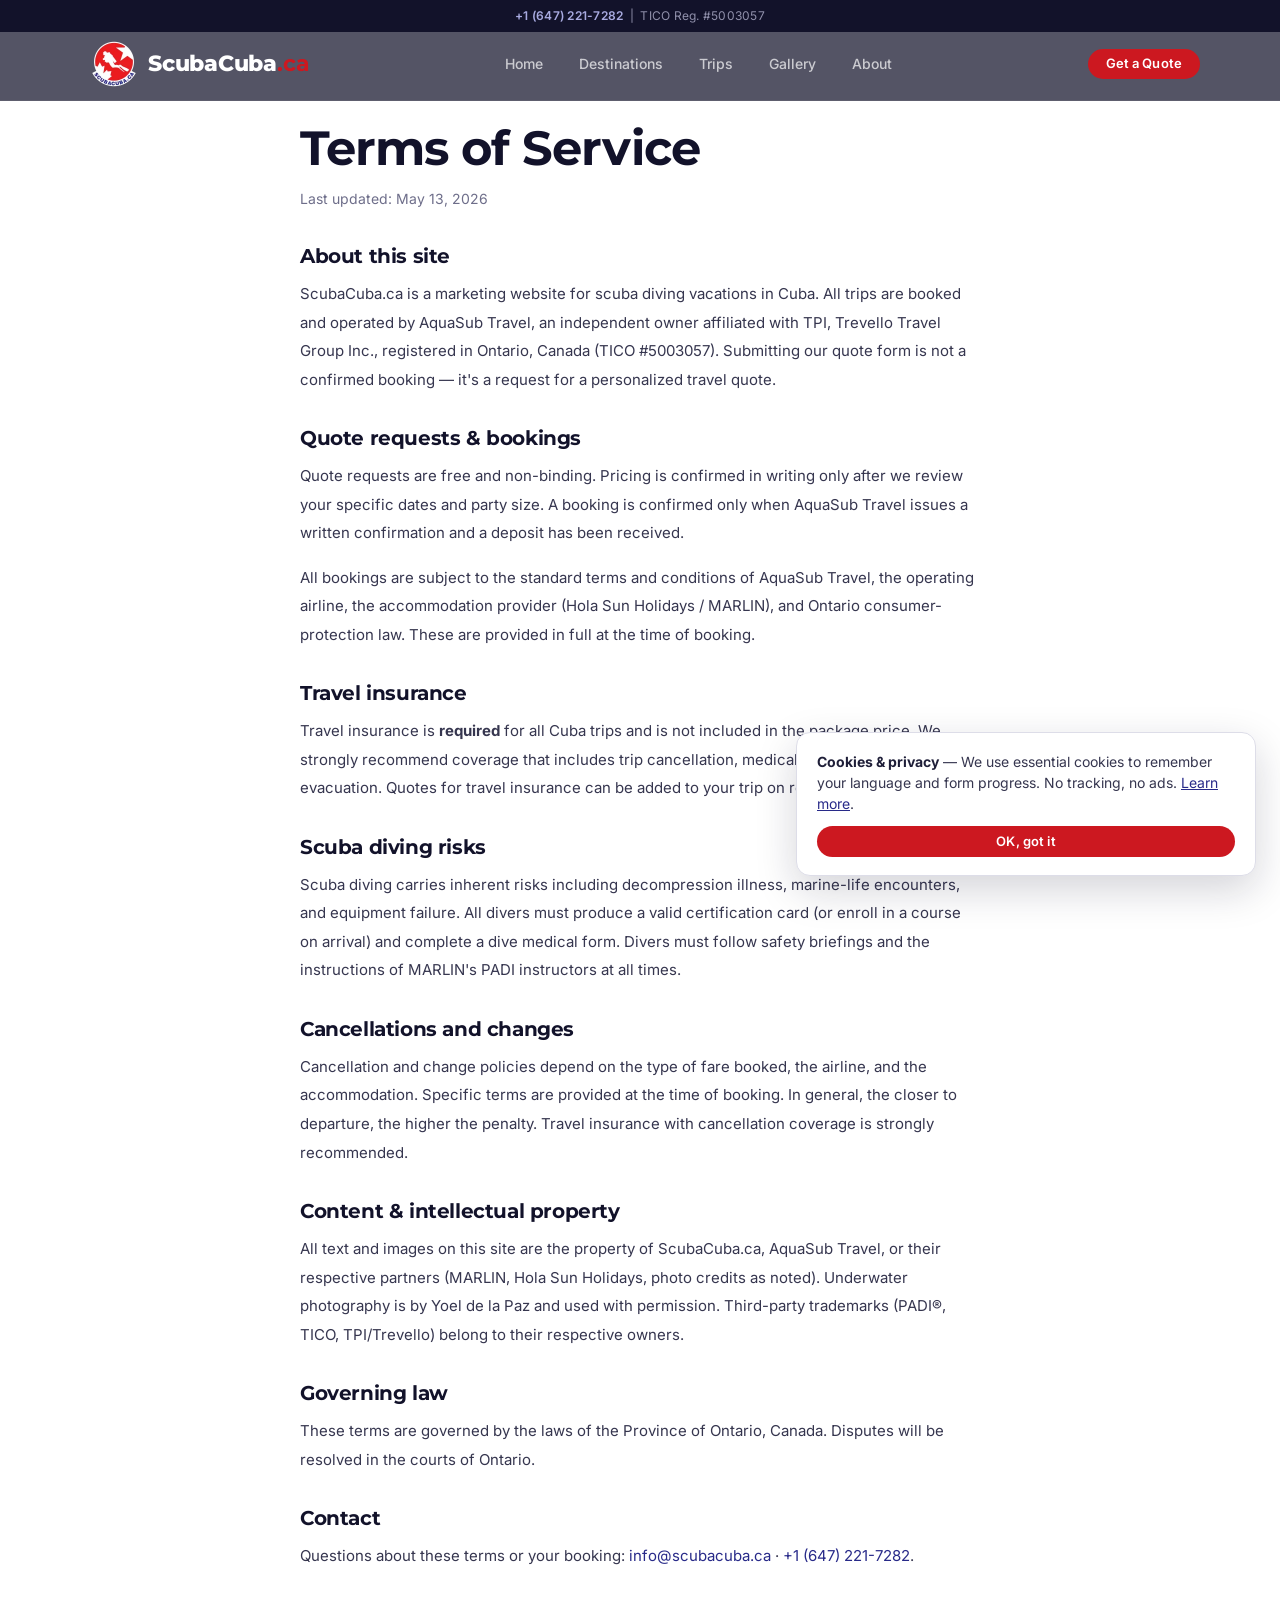
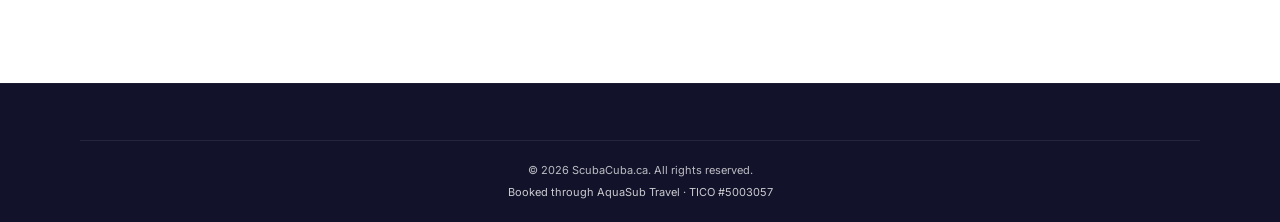
<file: prototype/terms.html>
<!DOCTYPE html>
<html lang="en">
<head>
  <meta charset="UTF-8">
  <meta name="viewport" content="width=device-width, initial-scale=1.0">
  <title>Terms of Service — ScubaCuba.ca</title>
  <meta name="description" content="Terms of using ScubaCuba.ca and booking through AquaSub Travel.">
  <meta name="theme-color" content="#12122a">
  <meta name="robots" content="index, follow">
  <link rel="canonical" href="https://scubacuba.ca/terms">
  <link rel="alternate" hreflang="en" href="https://scubacuba.ca/terms">
  <link rel="alternate" hreflang="es" href="https://scubacuba.ca/terms">
  <link rel="alternate" hreflang="x-default" href="https://scubacuba.ca/terms">
  <meta property="og:type" content="website">
  <meta property="og:site_name" content="ScubaCuba.ca">
  <meta property="og:url" content="https://scubacuba.ca/terms">
  <meta property="og:title" content="Terms of Service — ScubaCuba.ca">
  <meta property="og:description" content="Terms of using ScubaCuba.ca and booking through AquaSub Travel (TICO #5003057).">
  <meta property="og:image" content="https://scubacuba.ca/images/hero-divers.jpg">
  <meta property="og:locale" content="en_CA">
  <meta property="og:locale:alternate" content="en_US">
  <meta property="og:locale:alternate" content="en_GB">
  <meta property="og:locale:alternate" content="es_ES">
  <meta property="og:locale:alternate" content="es_MX">
  <meta name="twitter:card" content="summary_large_image">
  <meta name="twitter:title" content="Terms of Service — ScubaCuba.ca">
  <meta name="twitter:description" content="Terms of using ScubaCuba.ca and booking through AquaSub Travel (TICO #5003057).">
  <meta name="twitter:image" content="https://scubacuba.ca/images/hero-divers.jpg">
  <link rel="icon" type="image/x-icon" href="/favicon.ico">
  <link rel="apple-touch-icon" sizes="180x180" href="/apple-touch-icon.png">
  <link rel="preconnect" href="https://fonts.googleapis.com">
  <link rel="preconnect" href="https://fonts.gstatic.com" crossorigin>
  <link rel="preload" href="https://fonts.googleapis.com/css2?family=Inter:wght@400;500;600;700&family=Montserrat:wght@600;700;800&display=swap" as="style" onload="this.onload=null;this.rel='stylesheet'">
  <noscript><link rel="stylesheet" href="https://fonts.googleapis.com/css2?family=Inter:wght@400;500;600;700&family=Montserrat:wght@600;700;800&display=swap"></noscript>
  <link rel="stylesheet" href="css/styles.min.css?v=20261109a">
</head>
<body>

  <a class="skip-link" href="#main">Skip to content</a>

  <!-- Phone Bar -->
  <div class="phone-bar">
    <a href="tel:+16472217282">+1 (647) 221-7282</a> &nbsp;|&nbsp; TICO Reg. #5003057
  </div>

  <!-- Header -->
  <header class="header">
    <div class="header-inner">
      <a href="/" class="header-logo"><picture><source srcset="images/logo-icon-96.webp" type="image/webp"><img src="images/logo-icon-96.png" width="96" height="96" alt="" class="logo-icon"></picture><span class="logo-wordmark">ScubaCuba<span>.ca</span></span></a>
      <nav class="nav-desktop" aria-label="Main">
        <a href="/">Home</a>
        <a href="/diving-centers">Destinations</a>
        <a href="/upcoming-trips">Trips</a>
        <a href="/gallery">Gallery</a>
        <a href="/about">About</a>
      </nav>
      <a href="/quote" class="btn btn-primary btn-sm header-cta">Get a Quote</a>
      <button class="hamburger" type="button" aria-expanded="false" aria-controls="mobile-menu" aria-label="Menu"><span></span><span></span><span></span></button>
    </div>
  </header>
  <div class="menu-overlay"></div>
  <nav class="mobile-menu" id="mobile-menu" aria-label="Mobile" inert>
    <a href="/">Home</a>
    <a href="/diving-centers">Destinations</a>
    <a href="/upcoming-trips">Upcoming Trips</a>
    <a href="/gallery">Gallery</a>
    <a href="/about">About Us</a>
    <a href="/quote" class="btn btn-primary">Get Your Free Quote</a>
  </nav>

  <main id="main" tabindex="-1">

  <section class="section" style="padding-top: 120px;">
    <div class="container about-content" style="max-width: 760px;">
      <h1 style="margin-bottom: 8px;">Terms of Service</h1>
      <p style="color: var(--gray-500); font-size: 0.875rem; margin-bottom: 32px;">Last updated: May 13, 2026</p>

      <h2 style="font-size: 1.25rem; margin-top: 32px; margin-bottom: 12px;">About this site</h2>
      <p>ScubaCuba.ca is a marketing website for scuba diving vacations in Cuba. All trips are booked and operated by AquaSub Travel, an independent owner affiliated with TPI, Trevello Travel Group Inc., registered in Ontario, Canada (TICO #5003057). Submitting our quote form is not a confirmed booking — it's a request for a personalized travel quote.</p>

      <h2 style="font-size: 1.25rem; margin-top: 32px; margin-bottom: 12px;">Quote requests &amp; bookings</h2>
      <p>Quote requests are free and non-binding. Pricing is confirmed in writing only after we review your specific dates and party size. A booking is confirmed only when AquaSub Travel issues a written confirmation and a deposit has been received.</p>
      <p>All bookings are subject to the standard terms and conditions of AquaSub Travel, the operating airline, the accommodation provider (Hola Sun Holidays / MARLIN), and Ontario consumer-protection law. These are provided in full at the time of booking.</p>

      <h2 style="font-size: 1.25rem; margin-top: 32px; margin-bottom: 12px;">Travel insurance</h2>
      <p>Travel insurance is <strong>required</strong> for all Cuba trips and is not included in the package price. We strongly recommend coverage that includes trip cancellation, medical, and emergency evacuation. Quotes for travel insurance can be added to your trip on request.</p>

      <h2 style="font-size: 1.25rem; margin-top: 32px; margin-bottom: 12px;">Scuba diving risks</h2>
      <p>Scuba diving carries inherent risks including decompression illness, marine-life encounters, and equipment failure. All divers must produce a valid certification card (or enroll in a course on arrival) and complete a dive medical form. Divers must follow safety briefings and the instructions of MARLIN's PADI instructors at all times.</p>

      <h2 style="font-size: 1.25rem; margin-top: 32px; margin-bottom: 12px;">Cancellations and changes</h2>
      <p>Cancellation and change policies depend on the type of fare booked, the airline, and the accommodation. Specific terms are provided at the time of booking. In general, the closer to departure, the higher the penalty. Travel insurance with cancellation coverage is strongly recommended.</p>

      <h2 style="font-size: 1.25rem; margin-top: 32px; margin-bottom: 12px;">Content &amp; intellectual property</h2>
      <p>All text and images on this site are the property of ScubaCuba.ca, AquaSub Travel, or their respective partners (MARLIN, Hola Sun Holidays, photo credits as noted). Underwater photography is by Yoel de la Paz and used with permission. Third-party trademarks (PADI®, TICO, TPI/Trevello) belong to their respective owners.</p>

      <h2 style="font-size: 1.25rem; margin-top: 32px; margin-bottom: 12px;">Governing law</h2>
      <p>These terms are governed by the laws of the Province of Ontario, Canada. Disputes will be resolved in the courts of Ontario.</p>

      <h2 style="font-size: 1.25rem; margin-top: 32px; margin-bottom: 12px;">Contact</h2>
      <p>Questions about these terms or your booking: <a href="mailto:info@scubacuba.ca">info@scubacuba.ca</a> · <a href="tel:+16472217282">+1 (647) 221-7282</a>.</p>
    </div>
  </section>

  </main>

  <!-- Footer -->
  <footer class="footer">
    <div class="container">
      <div class="footer-bottom">
        &copy; 2026 ScubaCuba.ca. All rights reserved.
        <span class="tico">Booked through AquaSub Travel · TICO #5003057</span>
      </div>
    </div>
  </footer>

  <script src="js/i18n.min.js?v=20261109a" defer></script>
  <script src="js/main.min.js?v=20261109a" defer></script>

  <!-- Cookie consent (PIPEDA-compliant, dismissable) -->
  <div class="cookie-consent" id="cookie-consent" role="dialog" aria-labelledby="cc-title" aria-describedby="cc-desc" hidden>
    <p id="cc-desc"><strong id="cc-title" data-i18n="cookie.title">Cookies &amp; privacy</strong> &mdash;
      <span data-i18n="cookie.body">We use essential cookies to remember your language and form progress. No tracking, no ads.</span>
      <a href="/privacy" data-i18n="cookie.learn">Learn more</a>.</p>
    <div class="cookie-consent-actions">
      <button type="button" class="btn btn-primary btn-sm" id="cc-accept" data-i18n="cookie.accept">OK, got it</button>
    </div>
  </div>

  <!-- Back-to-top -->
  <button type="button" class="back-to-top" id="back-to-top" aria-label="Back to top">
    <svg viewBox="0 0 24 24" aria-hidden="true"><path d="M5 15l7-7 7 7" stroke-linecap="round" stroke-linejoin="round"/></svg>
  </button>
</body>
</html>
</file>
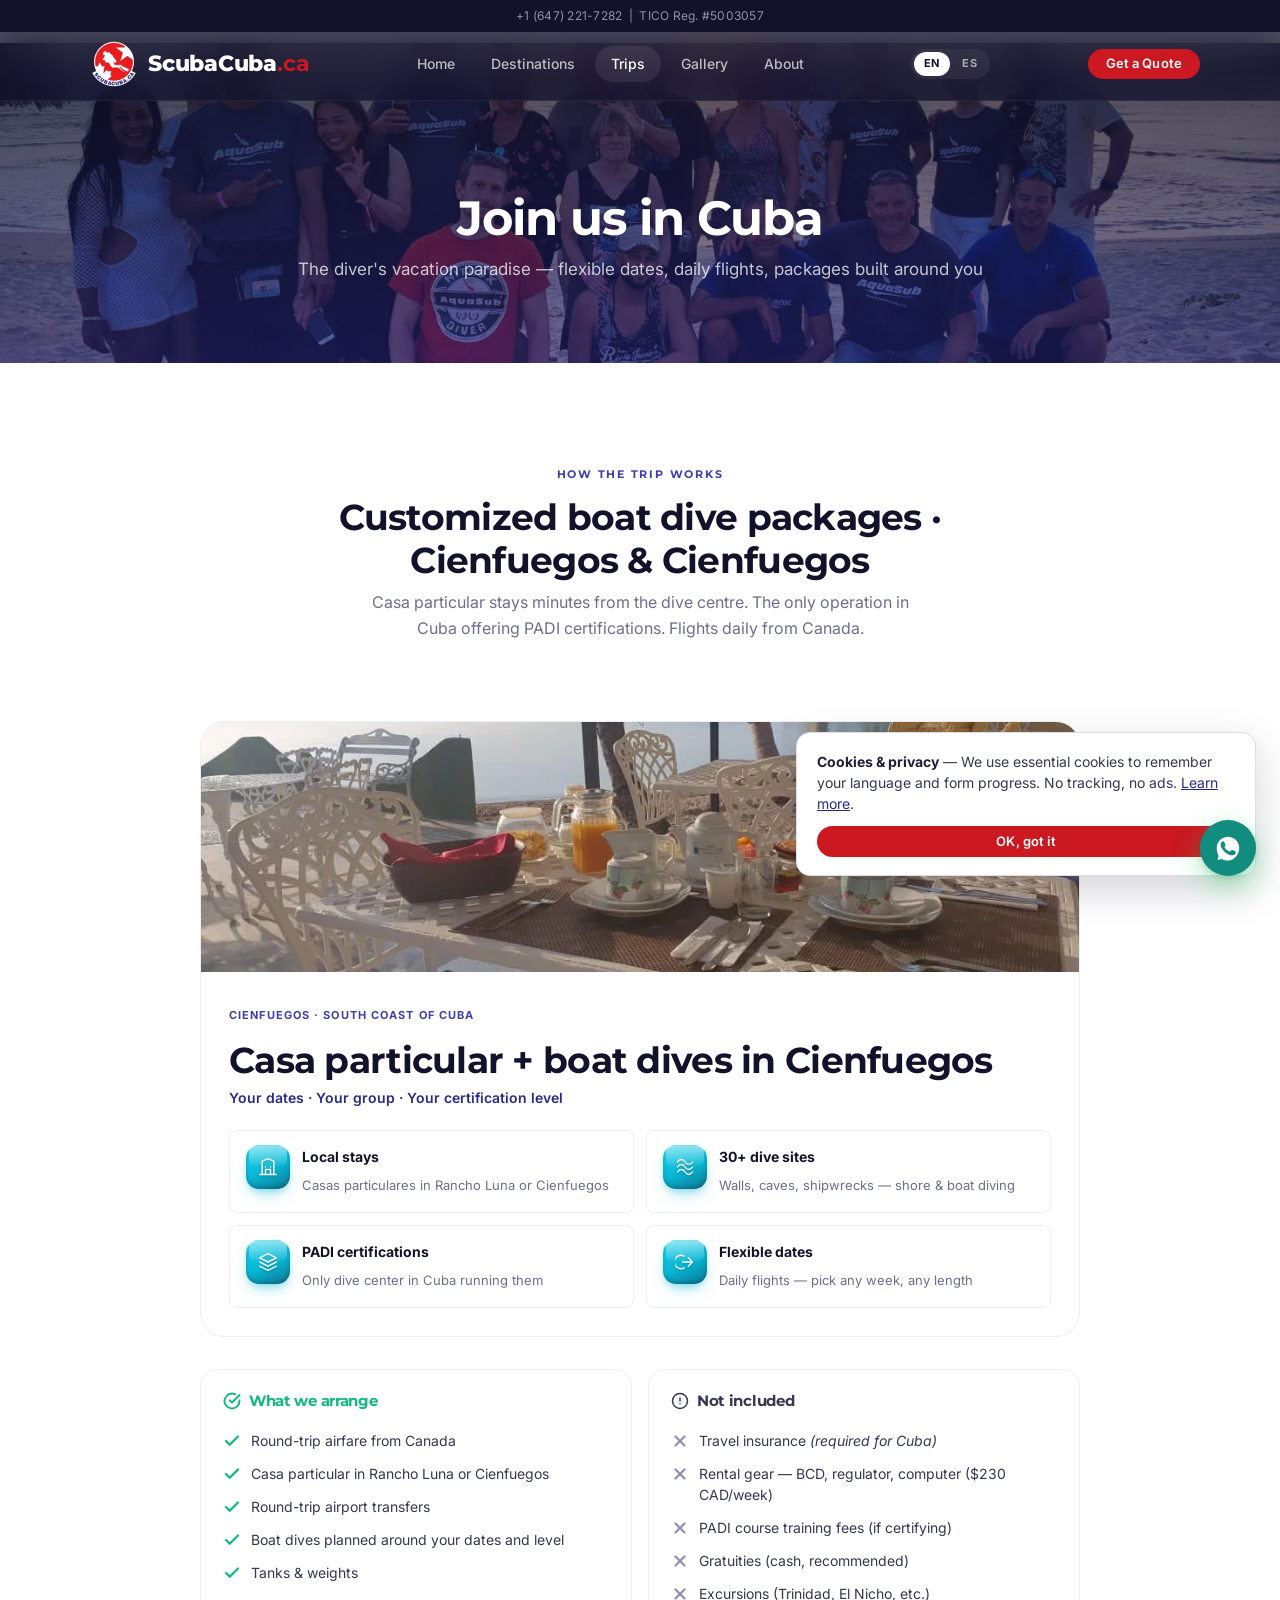
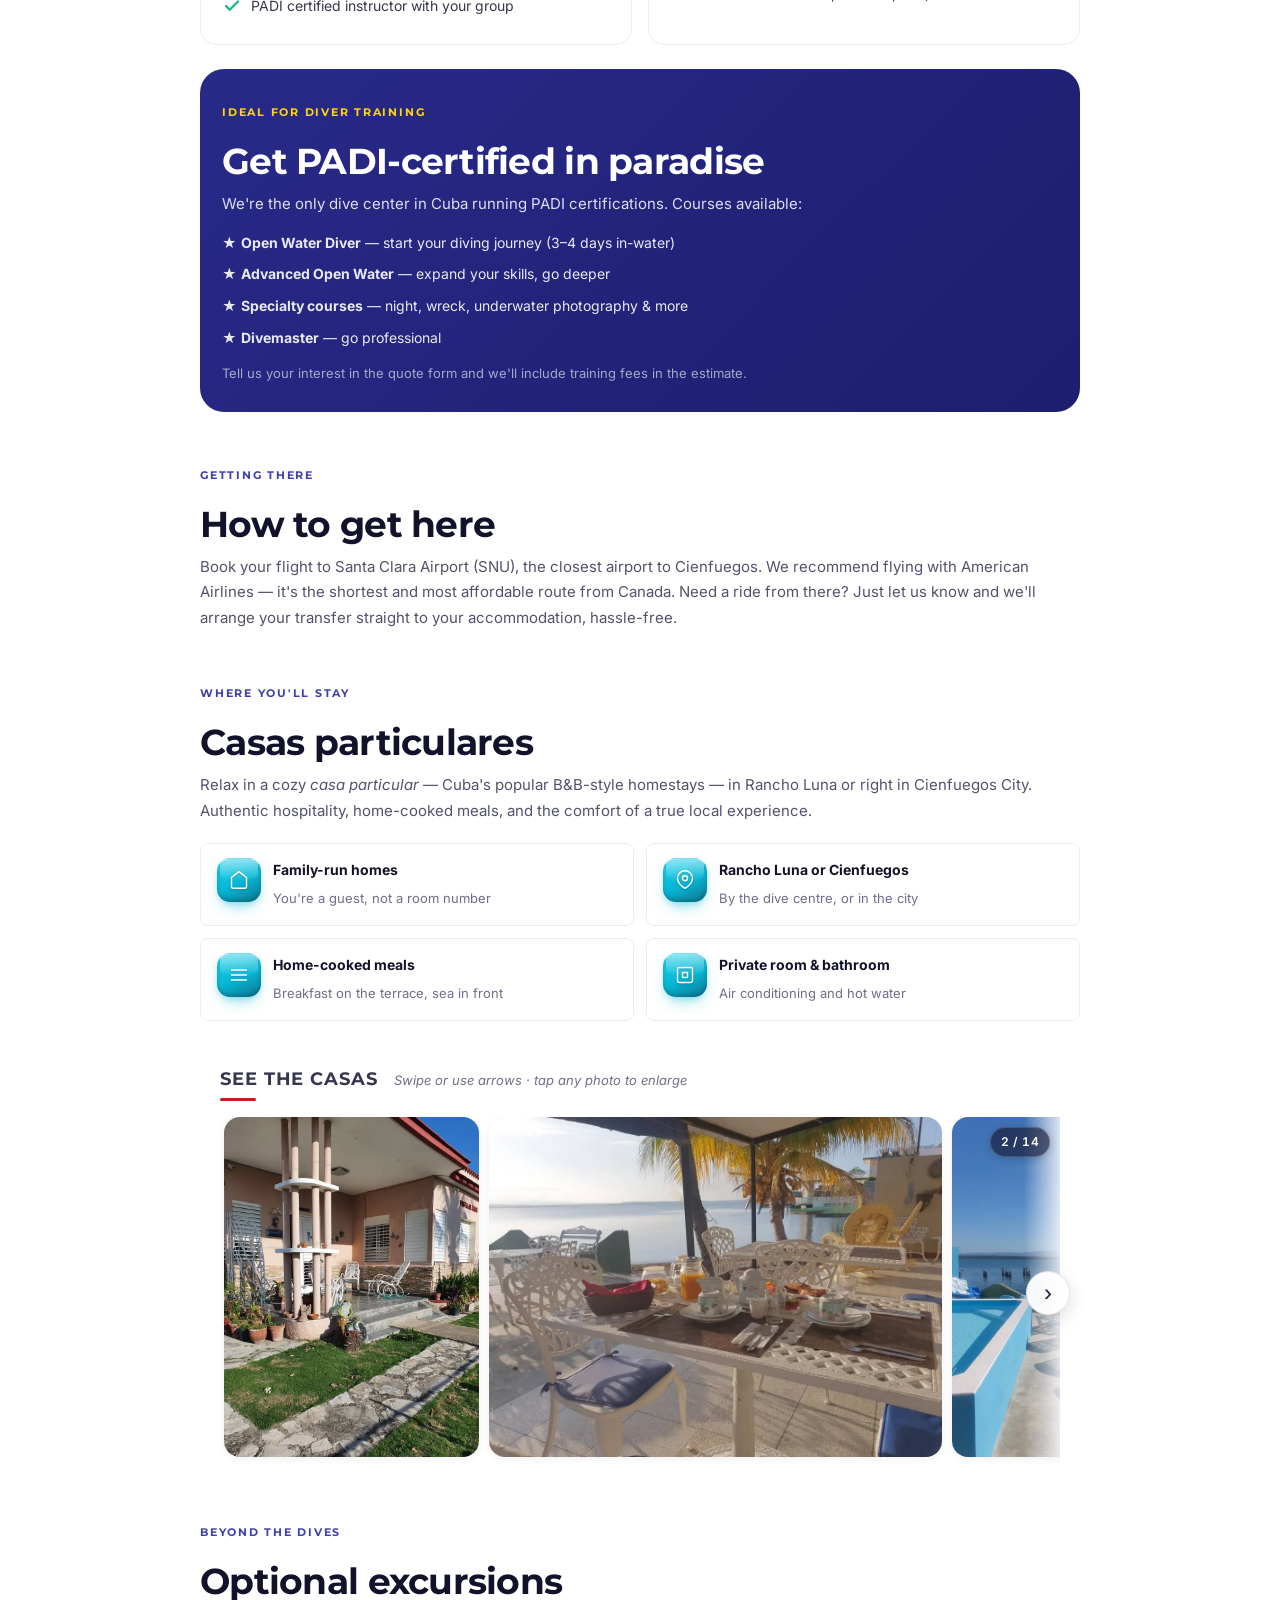
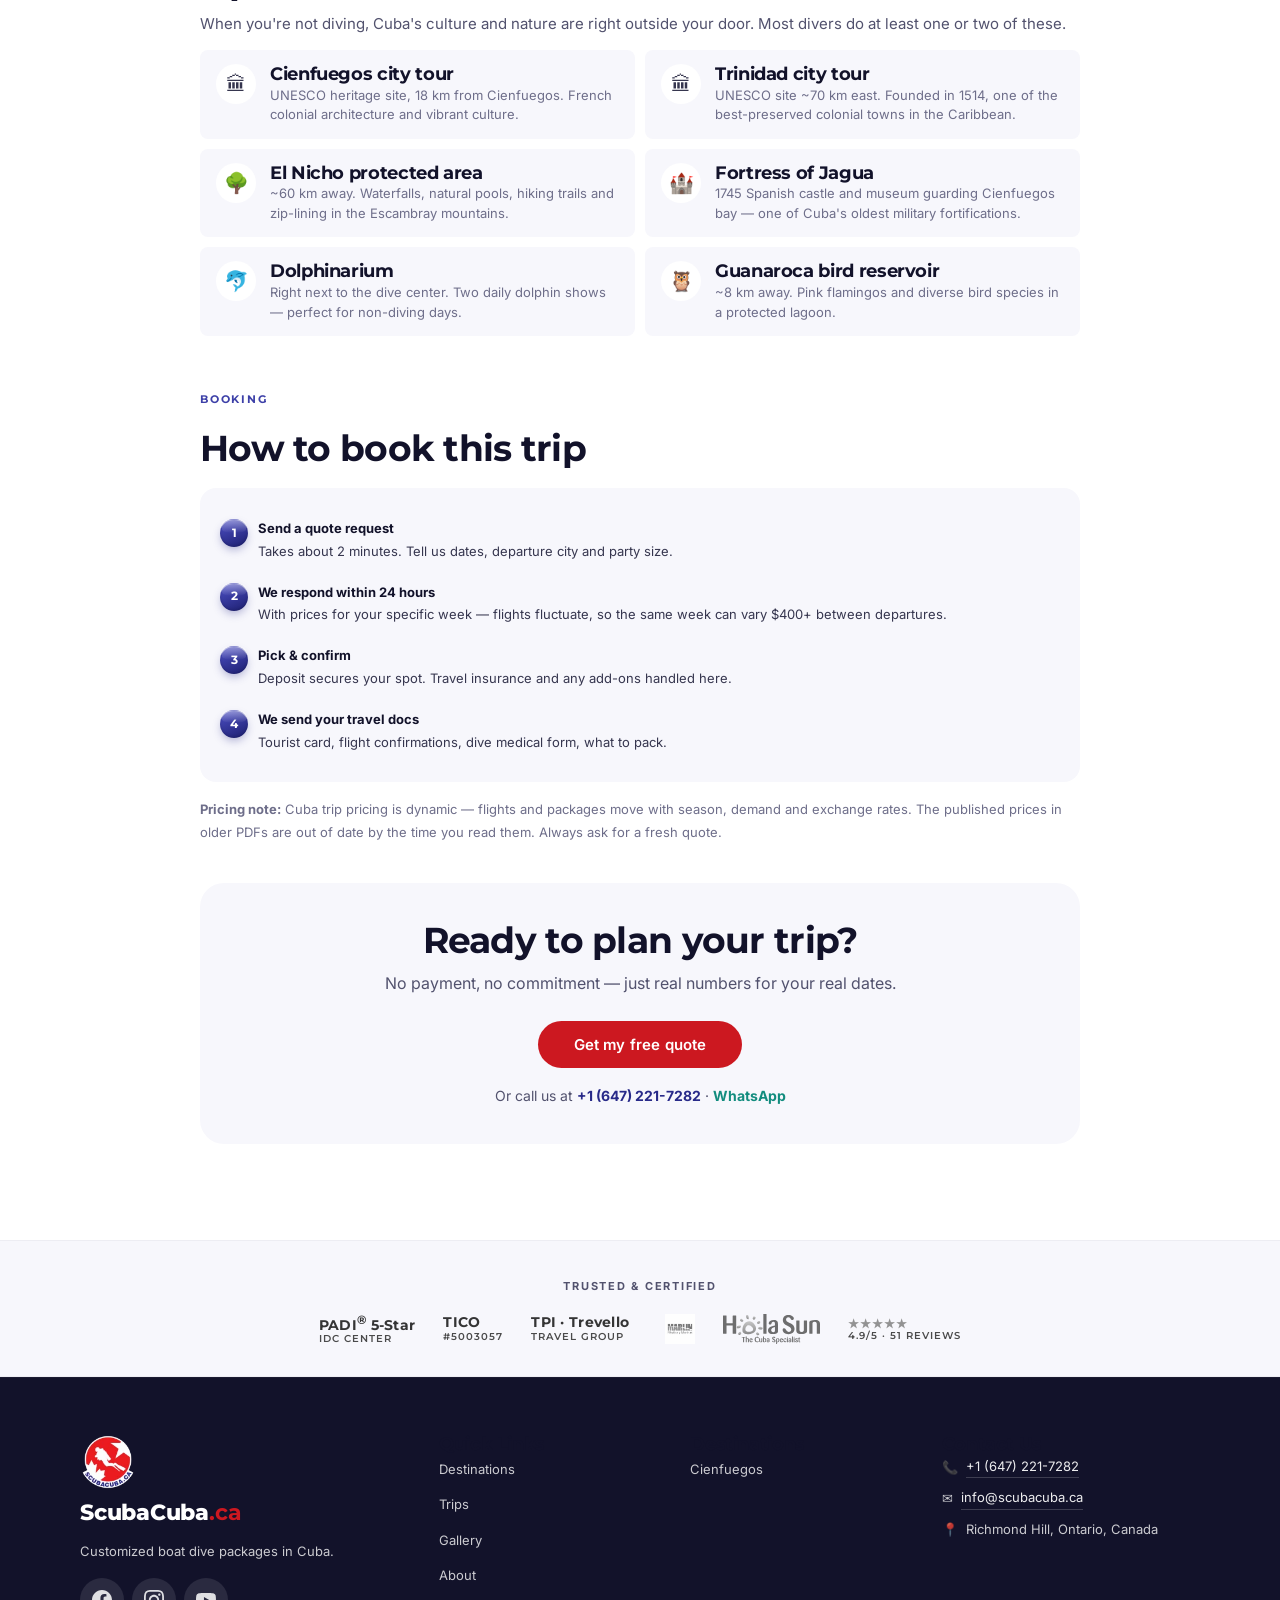
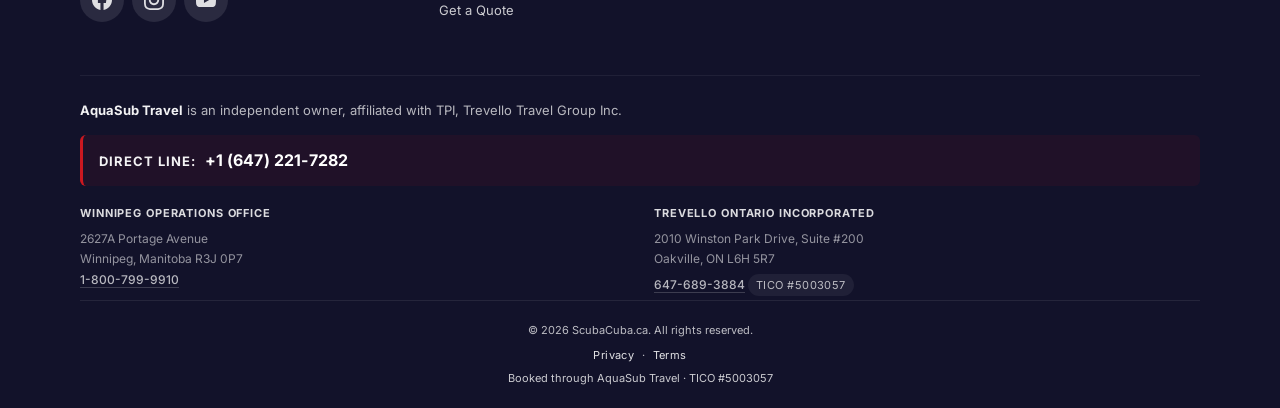
<file: prototype/upcoming-trips.html>
<!DOCTYPE html>
<html lang="en" data-i18n-doctitle="meta.trips.title" data-i18n-docdesc="meta.trips.desc">
<head>
  <meta charset="UTF-8">
  <meta name="viewport" content="width=device-width, initial-scale=1.0">
  <title>Cuba Dive Trips — Customized Boat Dive Packages | ScubaCuba.ca</title>
  <meta name="description" content="Plan a customized Cuba dive trip: your dates, your group, boat dives in Cienfuegos and a casa particular stay in Cienfuegos. Free quote in 24 hours.">
  <meta name="keywords" content="Cuba dive trip, customized dive package Cuba, Cienfuegos diving, casa particular Cuba, Cuba boat dives, PADI Cuba">
  <meta name="theme-color" content="#12122a">
  <meta name="robots" content="index, follow">
  <link rel="canonical" href="https://scubacuba.ca/upcoming-trips">
  <link rel="alternate" hreflang="en" href="https://scubacuba.ca/upcoming-trips">
  <link rel="alternate" hreflang="es" href="https://scubacuba.ca/upcoming-trips">
  <link rel="alternate" hreflang="x-default" href="https://scubacuba.ca/upcoming-trips">
  <meta property="og:type" content="website">
  <meta property="og:site_name" content="ScubaCuba.ca">
  <meta property="og:url" content="https://scubacuba.ca/upcoming-trips">
  <meta property="og:title" content="Upcoming Cuba Dive Trips — ScubaCuba.ca">
  <meta property="og:description" content="Customized Cuba boat dive packages — your dates, your group, casa particular stays in Cienfuegos. Divers welcome worldwide.">
  <meta property="og:image" content="https://scubacuba.ca/images/group-sunset.jpg">
  <meta property="og:image:alt" content="ScubaCuba dive group at sunset on a Cuban beach">
  <meta property="og:locale" content="en_CA">
  <meta property="og:locale:alternate" content="en_US">
  <meta property="og:locale:alternate" content="en_GB">
  <meta property="og:locale:alternate" content="es_ES">
  <meta property="og:locale:alternate" content="es_MX">
  <meta name="twitter:card" content="summary_large_image">
  <meta name="twitter:title" content="Upcoming Cuba Dive Trips — ScubaCuba.ca">
  <meta name="twitter:description" content="Customized Cuba boat dive packages — your dates, your group, casa particular stays in Cienfuegos.">
  <meta name="twitter:image" content="https://scubacuba.ca/images/group-sunset.jpg">

    <link rel="icon" type="image/x-icon" href="/favicon.ico">
  <link rel="icon" type="image/png" sizes="32x32" href="/favicon-32x32.png">
  <link rel="icon" type="image/png" sizes="16x16" href="/favicon-16x16.png">
  <link rel="apple-touch-icon" sizes="180x180" href="/apple-touch-icon.png">
  <link rel="manifest" href="/site.webmanifest">
  <link rel="preconnect" href="https://fonts.googleapis.com">
  <link rel="preconnect" href="https://fonts.gstatic.com" crossorigin>
  <link rel="preload" href="https://fonts.googleapis.com/css2?family=Inter:wght@400;500;600;700&family=Montserrat:wght@600;700;800&display=swap" as="style" onload="this.onload=null;this.rel='stylesheet'">
  <noscript><link rel="stylesheet" href="https://fonts.googleapis.com/css2?family=Inter:wght@400;500;600;700&family=Montserrat:wght@600;700;800&display=swap"></noscript>
  <link rel="preload" as="image" href="images/group-sunset.webp" type="image/webp" fetchpriority="high">
  <script type="application/ld+json">
  {
    "@context": "https://schema.org",
    "@type": "BreadcrumbList",
    "itemListElement": [
      {
        "@type": "ListItem",
        "position": 1,
        "name": "Home",
        "item": "https://scubacuba.ca/"
      },
      {
        "@type": "ListItem",
        "position": 2,
        "name": "Upcoming Trips",
        "item": "https://scubacuba.ca/upcoming-trips"
      }
    ]
  }
  </script>
  <link rel="stylesheet" href="css/styles.min.css?v=20261109a">
  <script src="js/i18n.min.js?v=20261109a" defer></script>

  <!-- Structured data: TouristTrip + Product Offering (rich result candidate) -->
  <script type="application/ld+json">
{
    "@context": "https://schema.org",
    "@type": "TouristTrip",
    "@id": "https://scubacuba.ca/upcoming-trips#trip",
    "name": "Customized Cuba Scuba Diving Trip — Cienfuegos",
    "description": "Customized scuba diving trip in Cienfuegos, Cuba. Boat dives on the Cienfuegos coral wall with an English-speaking PADI instructor, airport transfers and a casa particular stay, built around your dates and certification level. Flights arranged from your home city; divers worldwide welcome.",
    "image": [
        "https://scubacuba.ca/images/dive-gallery/diver-blue-wall.jpg",
        "https://scubacuba.ca/images/group-sunset.jpg",
        "https://scubacuba.ca/images/hero-divers.jpg"
    ],
    "url": "https://scubacuba.ca/upcoming-trips",
    "touristType": [
        "Scuba divers",
        "PADI certified divers",
        "Open Water Divers",
        "Advanced Open Water Divers",
        "Divemasters"
    ],
    "inLanguage": [
        "en",
        "es"
    ],
    "audience": {
        "@type": "Audience",
        "audienceType": "Scuba divers and snorkelers worldwide",
        "geographicArea": {
            "@type": "Place",
            "name": "Worldwide"
        }
    },
    "itinerary": {
        "@type": "ItemList",
        "itemListElement": [
            {
                "@type": "ListItem",
                "position": 1,
                "item": {
                    "@type": "LodgingBusiness",
                    "name": "Casa particular, Cienfuegos",
                    "description": "Family-run B&B-style homestay in Rancho Luna or Cienfuegos City",
                    "address": {
                        "@type": "PostalAddress",
                        "addressLocality": "Cienfuegos",
                        "addressCountry": "CU"
                    }
                }
            },
            {
                "@type": "ListItem",
                "position": 2,
                "item": {
                    "@type": "TouristAttraction",
                    "name": "Cienfuegos dive sites",
                    "description": "30+ named dive sites with walls dropping past 30m, caves, shipwrecks and gorgonian gardens — accessible from shore or by boat"
                }
            },
            {
                "@type": "ListItem",
                "position": 3,
                "item": {
                    "@type": "TouristAttraction",
                    "name": "El Nicho waterfalls (optional excursion)",
                    "description": "Crystal-clear natural pools in the Escambray Mountains, ~90 min from Cienfuegos"
                }
            },
            {
                "@type": "ListItem",
                "position": 4,
                "item": {
                    "@type": "TouristAttraction",
                    "name": "Trinidad UNESCO colonial town (optional excursion)",
                    "description": "Pastel-colored colonial streets, live Cuban music and historical architecture"
                }
            }
        ]
    },
    "provider": {
        "@type": "TravelAgency",
        "@id": "https://scubacuba.ca/#business",
        "name": "ScubaCuba.ca",
        "url": "https://scubacuba.ca/",
        "telephone": "+1-647-221-7282",
        "identifier": "TICO #5003057"
    },
    "subjectOf": {
        "@type": "FAQPage",
        "url": "https://scubacuba.ca/#faq"
    },
    "offers": {
        "@type": "Offer",
        "name": "Custom-quoted dive package",
        "availability": "https://schema.org/InStock",
        "url": "https://scubacuba.ca/quote",
        "priceSpecification": {
            "@type": "PriceSpecification",
            "description": "Quoted on request — price varies by season, departure city and party size. Covers flights, casa particular accommodation, transfers and boat dives.",
            "priceCurrency": "CAD",
            "valueAddedTaxIncluded": true
        },
        "seller": {
            "@type": "TravelAgency",
            "@id": "https://scubacuba.ca/#business",
            "name": "ScubaCuba.ca"
        },
        "eligibleRegion": {
            "@type": "Place",
            "name": "Worldwide"
        }
    }
}
  </script>
</head>
<body>

  <a class="skip-link" href="#main" data-i18n="a11y.skip">Skip to content</a>

  <!-- Phone Bar -->
  <div class="phone-bar">
    <span data-i18n="phonebar.tico"><a href="tel:+16472217282">+1 (647) 221-7282</a> &nbsp;|&nbsp; TICO Reg. #5003057</span>
  </div>

  <!-- Header -->
  <header class="header">
    <div class="header-inner">
      <a href="/" class="header-logo"><picture><source srcset="images/logo-icon-96.webp" type="image/webp"><img src="images/logo-icon-96.png" width="96" height="96" alt="" class="logo-icon"></picture><span class="logo-wordmark">ScubaCuba<span>.ca</span></span></a>
      <nav class="nav-desktop" aria-label="Main">
        <a href="/" data-i18n="nav.home">Home</a>
        <a href="/diving-centers" data-i18n="nav.destinations">Destinations</a>
        <a href="/upcoming-trips" class="active" aria-current="page" data-i18n="nav.trips">Trips</a>
        <a href="/gallery" data-i18n="nav.gallery">Gallery</a>
        <a href="/about" data-i18n="nav.about">About</a>
      </nav>
      <div class="lang-toggle" role="group" data-i18n-aria-label="lang.toggle.aria" aria-label="Switch language">
        <button type="button" data-lang-btn="en">EN</button>
        <button type="button" data-lang-btn="es">ES</button>
      </div>
      <a href="/quote" class="btn btn-primary btn-sm header-cta" data-i18n="nav.quote">Get a Quote</a>
      <button class="hamburger" type="button" aria-expanded="false" aria-controls="mobile-menu" data-i18n-aria-label="nav.menu.aria" aria-label="Menu"><span></span><span></span><span></span></button>
    </div>
  </header>
  <div class="menu-overlay"></div>
  <nav class="mobile-menu" id="mobile-menu" aria-label="Mobile" inert>
    <a href="/" data-i18n="nav.home">Home</a>
    <a href="/diving-centers" data-i18n="nav.destinations">Destinations</a>
    <a href="/upcoming-trips" data-i18n="nav.trips">Upcoming Trips</a>
    <a href="/gallery" data-i18n="nav.gallery">Gallery</a>
    <a href="/about" data-i18n="nav.about">About Us</a>
    <a href="/quote" class="btn btn-primary" data-i18n="nav.quote.full">Get Your Free Quote</a>
    <a href="tel:+16472217282" class="mobile-menu-phone">
      <svg width="18" height="18" viewBox="0 0 24 24" fill="none" stroke="currentColor" stroke-width="2" stroke-linecap="round" stroke-linejoin="round" aria-hidden="true"><path d="M22 16.92v3a2 2 0 0 1-2.18 2 19.79 19.79 0 0 1-8.63-3.07 19.5 19.5 0 0 1-6-6 19.79 19.79 0 0 1-3.07-8.67A2 2 0 0 1 4.11 2h3a2 2 0 0 1 2 1.72c.127.96.361 1.903.7 2.81a2 2 0 0 1-.45 2.11L8.09 9.91a16 16 0 0 0 6 6l1.27-1.27a2 2 0 0 1 2.11-.45c.907.339 1.85.573 2.81.7A2 2 0 0 1 22 16.92z"/></svg>
      <span data-i18n="mobile.phone">+1 (647) 221-7282</span>
    </a>
    <div class="lang-toggle" role="group" data-i18n-aria-label="lang.toggle.aria" aria-label="Switch language">
      <button type="button" data-lang-btn="en">EN</button>
      <button type="button" data-lang-btn="es">ES</button>
    </div>
  </nav>

    <main id="main" tabindex="-1">
  <nav class="breadcrumbs" aria-label="Breadcrumb">
    <div class="container">
      <ol>
        <li><a href="/" data-i18n="nav.home">Home</a></li>
        <li aria-current="page" data-i18n="nav.trips">Upcoming Trips</li>
      </ol>
    </div>
  </nav>
<!-- Page Hero -->
  <section class="page-hero" style="background-image: image-set(url('images/group-sunset.webp') type('image/webp'),url('images/group-sunset.jpg'))">
    <div class="page-hero-content">
      <h1 data-i18n="trips.hero.title">Join us in Cuba</h1>
      <p data-i18n="trips.hero.subtitle">The diver's vacation paradise — flexible dates, daily flights, packages built around you</p>
    </div>
  </section>

  <!-- Intro -->
  <section class="section" style="padding-bottom: 16px;">
    <div class="container" style="max-width: 760px; text-align: center;">
      <span class="eyebrow" data-i18n="trips.intro.eyebrow">How the trip works</span>
      <h2 class="section-title" data-i18n="trips.intro.title">Customized boat dive packages · Cienfuegos, Cuba</h2>
      <p class="section-subtitle" data-i18n="trips.intro.desc">Local stays steps from the dive center. The only operation in Cuba offering PADI certifications. Flights daily from Canada — pick your week, we build the trip around it.</p>
    </div>
  </section>

  <!-- Trip Package -->
  <section class="section" style="padding-top: 16px;">
    <div class="container" style="max-width: 960px;">

      <!-- Trip header card -->
      <div class="trip-package">
        <div class="trip-package-img">
          <picture><source srcset="images/casas/casa-breakfast-terrace.webp" type="image/webp"><img src="images/casas/casa-breakfast-terrace.jpg" width="1008" height="756" alt="Breakfast on the seafront terrace of a casa particular in Cienfuegos" loading="lazy"></picture>
        </div>
        <div class="trip-package-body">
          <span class="spotlight-location" data-i18n="trips.pkg.location">Cienfuegos · South Coast of Cuba</span>
          <h2 style="margin-top:6px;" data-i18n="trips.pkg.title">Casa particular + boat dives in Cienfuegos</h2>
          <div class="trip-duration" data-i18n="trips.pkg.duration">Your dates · Your group · Your certification level</div>

          <div class="trip-features-grid">
            <div class="trip-feature">
              <div class="trip-feature-icon"><svg aria-hidden="true" viewBox="0 0 24 24" fill="none" stroke="currentColor" stroke-width="2" stroke-linecap="round" stroke-linejoin="round"><path d="M2 21h20M5 21V8m14 13V8M5 8V5l7-3 7 3v3M9 21v-6h6v6M9 12h.01M15 12h.01"/></svg></div>
              <div class="trip-feature-text"><strong data-i18n="trips.pkg.f1.title">Local stays</strong><span data-i18n="trips.pkg.f1.desc">Casas particulares in Rancho Luna or Cienfuegos</span></div>
            </div>
            <div class="trip-feature">
              <div class="trip-feature-icon"><svg aria-hidden="true" viewBox="0 0 24 24" fill="none" stroke="currentColor" stroke-width="2" stroke-linecap="round" stroke-linejoin="round"><path d="M3 12c2-4 7-4 9 0s7 4 9 0M3 18c2-4 7-4 9 0s7 4 9 0M3 6c2-4 7-4 9 0s7 4 9 0"/></svg></div>
              <div class="trip-feature-text"><strong data-i18n="trips.pkg.f2.title">30+ dive sites</strong><span data-i18n="trips.pkg.f2.desc">Walls, caves, shipwrecks — shore &amp; boat diving</span></div>
            </div>
            <div class="trip-feature">
              <div class="trip-feature-icon"><svg aria-hidden="true" viewBox="0 0 24 24" fill="none" stroke="currentColor" stroke-width="2" stroke-linecap="round" stroke-linejoin="round"><path d="M12 2L2 7l10 5 10-5-10-5z M2 17l10 5 10-5 M2 12l10 5 10-5"/></svg></div>
              <div class="trip-feature-text"><strong data-i18n="trips.pkg.f3.title">PADI certifications</strong><span data-i18n="trips.pkg.f3.desc">Only dive center in Cuba running them</span></div>
            </div>
            <div class="trip-feature">
              <div class="trip-feature-icon"><svg aria-hidden="true" viewBox="0 0 24 24" fill="none" stroke="currentColor" stroke-width="2" stroke-linecap="round" stroke-linejoin="round"><path d="M16 17l5-5-5-5M21 12H9M11 19a8 8 0 1 1 0-14"/></svg></div>
              <div class="trip-feature-text"><strong data-i18n="trips.pkg.f4.title">Flexible dates</strong><span data-i18n="trips.pkg.f4.desc">Daily flights — pick any week, any length</span></div>
            </div>
          </div>
        </div>
      </div>

      <!-- Includes / Excludes -->
      <div class="includes-grid">
        <div class="includes-card included">
          <h3>
            <svg aria-hidden="true" viewBox="0 0 24 24" fill="none" stroke="currentColor" stroke-width="2.5" stroke-linecap="round" stroke-linejoin="round" style="width:18px;height:18px;"><path d="M22 11.08V12a10 10 0 1 1-5.93-9.14"/><polyline points="22 4 12 14.01 9 11.01"/></svg>
            <span data-i18n="trips.inc.title">What we arrange</span>
          </h3>
          <ul>
            <li><svg aria-hidden="true" class="ic-icon" viewBox="0 0 24 24" fill="none" stroke="currentColor" stroke-width="3" stroke-linecap="round" stroke-linejoin="round"><polyline points="20 6 9 17 4 12"/></svg><span data-i18n="trips.inc.1">Round-trip airfare from Canada</span></li>
            <li><svg aria-hidden="true" class="ic-icon" viewBox="0 0 24 24" fill="none" stroke="currentColor" stroke-width="3" stroke-linecap="round" stroke-linejoin="round"><polyline points="20 6 9 17 4 12"/></svg><span data-i18n="trips.inc.2">Casa particular in Rancho Luna or Cienfuegos</span></li>
            <li><svg aria-hidden="true" class="ic-icon" viewBox="0 0 24 24" fill="none" stroke="currentColor" stroke-width="3" stroke-linecap="round" stroke-linejoin="round"><polyline points="20 6 9 17 4 12"/></svg><span data-i18n="trips.inc.6">Round-trip airport transfers</span></li>
            <li><svg aria-hidden="true" class="ic-icon" viewBox="0 0 24 24" fill="none" stroke="currentColor" stroke-width="3" stroke-linecap="round" stroke-linejoin="round"><polyline points="20 6 9 17 4 12"/></svg><span data-i18n="trips.inc.7">Boat dives planned around your dates and level</span></li>
            <li><svg aria-hidden="true" class="ic-icon" viewBox="0 0 24 24" fill="none" stroke="currentColor" stroke-width="3" stroke-linecap="round" stroke-linejoin="round"><polyline points="20 6 9 17 4 12"/></svg><span data-i18n="trips.inc.8">Tanks &amp; weights</span></li>
            <li><svg aria-hidden="true" class="ic-icon" viewBox="0 0 24 24" fill="none" stroke="currentColor" stroke-width="3" stroke-linecap="round" stroke-linejoin="round"><polyline points="20 6 9 17 4 12"/></svg><span data-i18n="trips.inc.9">PADI certified instructor with your group</span></li>
          </ul>
        </div>
        <div class="includes-card excluded">
          <h3>
            <svg aria-hidden="true" viewBox="0 0 24 24" fill="none" stroke="currentColor" stroke-width="2" stroke-linecap="round" stroke-linejoin="round" style="width:18px;height:18px;"><circle cx="12" cy="12" r="10"/><line x1="12" y1="8" x2="12" y2="12"/><line x1="12" y1="16" x2="12.01" y2="16"/></svg>
            <span data-i18n="trips.exc.title">Not included</span>
          </h3>
          <ul>
            <li><svg aria-hidden="true" class="ic-icon" viewBox="0 0 24 24" fill="none" stroke="currentColor" stroke-width="3" stroke-linecap="round" stroke-linejoin="round"><line x1="18" y1="6" x2="6" y2="18"/><line x1="6" y1="6" x2="18" y2="18"/></svg><span data-i18n="trips.exc.1">Travel insurance <em>(required for Cuba)</em></span></li>
            <li><svg aria-hidden="true" class="ic-icon" viewBox="0 0 24 24" fill="none" stroke="currentColor" stroke-width="3" stroke-linecap="round" stroke-linejoin="round"><line x1="18" y1="6" x2="6" y2="18"/><line x1="6" y1="6" x2="18" y2="18"/></svg><span data-i18n="trips.exc.2">Rental gear — BCD, regulator, computer ($230 CAD/week)</span></li>
            <li><svg aria-hidden="true" class="ic-icon" viewBox="0 0 24 24" fill="none" stroke="currentColor" stroke-width="3" stroke-linecap="round" stroke-linejoin="round"><line x1="18" y1="6" x2="6" y2="18"/><line x1="6" y1="6" x2="18" y2="18"/></svg><span data-i18n="trips.exc.3">PADI course training fees (if certifying)</span></li>
            <li><svg aria-hidden="true" class="ic-icon" viewBox="0 0 24 24" fill="none" stroke="currentColor" stroke-width="3" stroke-linecap="round" stroke-linejoin="round"><line x1="18" y1="6" x2="6" y2="18"/><line x1="6" y1="6" x2="18" y2="18"/></svg><span data-i18n="trips.exc.4">Gratuities (cash, recommended)</span></li>
            <li><svg aria-hidden="true" class="ic-icon" viewBox="0 0 24 24" fill="none" stroke="currentColor" stroke-width="3" stroke-linecap="round" stroke-linejoin="round"><line x1="18" y1="6" x2="6" y2="18"/><line x1="6" y1="6" x2="18" y2="18"/></svg><span data-i18n="trips.exc.5">Excursions (Trinidad, El Nicho, etc.)</span></li>
          </ul>
        </div>
      </div>

      <!-- Training callout -->
      <div style="background:linear-gradient(135deg,var(--ocean),var(--ocean-deep));color:#fff;border-radius:var(--radius-xl);padding:28px 22px;margin-top:24px;">
        <span class="eyebrow" style="color:#FFD60A;" data-i18n="trips.training.eyebrow">Ideal for diver training</span>
        <h2 style="color:#fff;margin-top:6px;" data-i18n="trips.training.title">Get PADI-certified in paradise</h2>
        <p style="color:rgba(255,255,255,0.85);margin-top:8px;font-size:0.938rem;line-height:1.7;" data-i18n="trips.training.intro">We're the only dive center in Cuba running PADI certifications. Courses available:</p>
        <ul style="list-style:none;margin-top:14px;padding:0;display:grid;gap:8px;">
          <li style="color:rgba(255,255,255,0.9);font-size:0.875rem;">★ <span data-i18n="trips.training.c1"><strong style="color:#fff;">Open Water Diver</strong> — start your diving journey (3–4 days in-water)</span></li>
          <li style="color:rgba(255,255,255,0.9);font-size:0.875rem;">★ <span data-i18n="trips.training.c2"><strong style="color:#fff;">Advanced Open Water</strong> — expand your skills, go deeper</span></li>
          <li style="color:rgba(255,255,255,0.9);font-size:0.875rem;">★ <span data-i18n="trips.training.c3"><strong style="color:#fff;">Specialty courses</strong> — night, wreck, underwater photography &amp; more</span></li>
          <li style="color:rgba(255,255,255,0.9);font-size:0.875rem;">★ <span data-i18n="trips.training.c4"><strong style="color:#fff;">Divemaster</strong> — go professional</span></li>
        </ul>
        <p style="font-size:0.813rem;color:rgba(255,255,255,0.6);margin-top:12px;" data-i18n="trips.training.note">Tell us your interest in the quote form and we'll include training fees in the estimate.</p>
      </div>

      <!-- How to get here -->
      <section style="margin-top:48px;">
        <span class="eyebrow" data-i18n="trips.gethere.eyebrow">Getting there</span>
        <h2 style="margin-top:6px;" data-i18n="trips.gethere.title">How to get here</h2>
        <p style="color:var(--gray-600);margin-top:8px;line-height:1.7;font-size:0.938rem;" data-i18n="trips.gethere.desc">Book your flight to Santa Clara Airport (SNU), the closest airport to Cienfuegos. We recommend flying with American Airlines &mdash; it's the shortest and most affordable route from Canada. Need a ride from there? Just let us know and we'll arrange your transfer straight to your accommodation, hassle-free.</p>
      </section>

      <!-- Where to stay -->
      <section style="margin-top:48px;">
        <span class="eyebrow" data-i18n="trips.stay.eyebrow">Where you'll stay</span>
        <h2 style="margin-top:6px;" data-i18n="trips.stay.title">Casas particulares</h2>
        <p style="color:var(--gray-600);margin-top:8px;line-height:1.7;font-size:0.938rem;" data-i18n="trips.stay.desc">Relax in a cozy <em>casa particular</em> &mdash; Cuba's popular B&amp;B-style homestays &mdash; in Rancho Luna or right in Cienfuegos City. Authentic hospitality, home-cooked meals, and the comfort of a true local experience.</p>
        <div class="trip-features-grid" style="margin-top:20px;">
          <div class="trip-feature">
            <div class="trip-feature-icon"><svg aria-hidden="true" viewBox="0 0 24 24" fill="none" stroke="currentColor" stroke-width="2" stroke-linecap="round" stroke-linejoin="round"><path d="M3 9l9-7 9 7v11a2 2 0 0 1-2 2H5a2 2 0 0 1-2-2z"/></svg></div>
            <div class="trip-feature-text"><strong data-i18n="trips.stay.f1.title">Family-run homes</strong><span data-i18n="trips.stay.f1.desc">You're a guest, not a room number</span></div>
          </div>
          <div class="trip-feature">
            <div class="trip-feature-icon"><svg aria-hidden="true" viewBox="0 0 24 24" fill="none" stroke="currentColor" stroke-width="2" stroke-linecap="round" stroke-linejoin="round"><path d="M21 10c0 7-9 12-9 12s-9-5-9-12a9 9 0 0 1 18 0z"/><circle cx="12" cy="10" r="3"/></svg></div>
            <div class="trip-feature-text"><strong data-i18n="trips.stay.f2.title">Rancho Luna or Cienfuegos</strong><span data-i18n="trips.stay.f2.desc">By the dive centre, or in the city</span></div>
          </div>
          <div class="trip-feature">
            <div class="trip-feature-icon"><svg aria-hidden="true" viewBox="0 0 24 24" fill="none" stroke="currentColor" stroke-width="2" stroke-linecap="round" stroke-linejoin="round"><path d="M3 12h18M3 6h18M3 18h18"/></svg></div>
            <div class="trip-feature-text"><strong data-i18n="trips.stay.f3.title">Home-cooked meals</strong><span data-i18n="trips.stay.f3.desc">Breakfast on the terrace, sea in front</span></div>
          </div>
          <div class="trip-feature">
            <div class="trip-feature-icon"><svg aria-hidden="true" viewBox="0 0 24 24" fill="none" stroke="currentColor" stroke-width="2" stroke-linecap="round" stroke-linejoin="round"><rect x="3" y="3" width="18" height="18" rx="2"/><path d="M9 9h6v6H9z"/></svg></div>
            <div class="trip-feature-text"><strong data-i18n="trips.stay.f4.title">Private room &amp; bathroom</strong><span data-i18n="trips.stay.f4.desc">Air conditioning and hot water</span></div>
          </div>
        </div>

        <section class="resort-gallery" aria-label="Casa particular photos" data-i18n-aria-label="trips.stay.gallery.aria">
          <div class="resort-gallery-head">
            <h3 class="resort-gallery-title" data-i18n="trips.stay.see">See the casas</h3>
            <span class="resort-gallery-hint" data-i18n="dest.gallery.hint">Swipe or use arrows &middot; tap any photo to enlarge</span>
          </div>
          <div class="resort-gallery-wrap">
            <button type="button" class="rg-arrow rg-prev" aria-label="Previous photos" data-i18n-aria-label="lightbox.prev">&#8249;</button>
            <button type="button" class="rg-arrow rg-next" aria-label="Next photos" data-i18n-aria-label="lightbox.next">&#8250;</button>
            <div class="resort-gallery-grid" tabindex="0">
          <picture><source srcset="images/casas/casa-exterior.webp" type="image/webp"><img src="images/casas/casa-exterior.jpg" width="750" height="1000" alt="The casa seen from the garden, with rocking chairs on the porch" loading="lazy"></picture>
          <picture><source srcset="images/casas/casa-breakfast-terrace.webp" type="image/webp"><img src="images/casas/casa-breakfast-terrace.jpg" width="750" height="1000" alt="Breakfast laid out on the seafront terrace at sunrise" loading="lazy"></picture>
          <picture><source srcset="images/casas/casa-pool-sea.webp" type="image/webp"><img src="images/casas/casa-pool-sea.jpg" width="750" height="1000" alt="Pool and sun loungers looking out over the bay" loading="lazy"></picture>
          <picture><source srcset="images/casas/casa-bedroom-double.webp" type="image/webp"><img src="images/casas/casa-bedroom-double.jpg" width="750" height="1000" alt="Double bedroom with bedside tables and a tea tray" loading="lazy"></picture>
          <picture><source srcset="images/casas/casa-bedroom-double-2.webp" type="image/webp"><img src="images/casas/casa-bedroom-double-2.jpg" width="750" height="1000" alt="Double bedroom with patterned wallpaper and mirror detail" loading="lazy"></picture>
          <picture><source srcset="images/casas/casa-bedroom-tea.webp" type="image/webp"><img src="images/casas/casa-bedroom-tea.jpg" width="750" height="1000" alt="Double bedroom with kettle and tea service" loading="lazy"></picture>
          <picture><source srcset="images/casas/casa-bedroom-leather.webp" type="image/webp"><img src="images/casas/casa-bedroom-leather.jpg" width="750" height="1000" alt="Bedroom with a leather headboard, TV and air conditioning" loading="lazy"></picture>
          <picture><source srcset="images/casas/casa-bedroom-ac.webp" type="image/webp"><img src="images/casas/casa-bedroom-ac.jpg" width="750" height="1000" alt="Bedroom with air conditioning, TV and framed prints" loading="lazy"></picture>
          <picture><source srcset="images/casas/casa-bedroom-twin.webp" type="image/webp"><img src="images/casas/casa-bedroom-twin.jpg" width="750" height="1000" alt="Twin-bed room with garden window" loading="lazy"></picture>
          <picture><source srcset="images/casas/casa-living-room.webp" type="image/webp"><img src="images/casas/casa-living-room.jpg" width="750" height="1000" alt="Living room with corner sofa and a sailboat painting" loading="lazy"></picture>
          <picture><source srcset="images/casas/casa-breakfast-table.webp" type="image/webp"><img src="images/casas/casa-breakfast-table.jpg" width="750" height="1000" alt="Breakfast table set with fruit, juice and Cuban coffee" loading="lazy"></picture>
          <picture><source srcset="images/casas/casa-bathroom-pink.webp" type="image/webp"><img src="images/casas/casa-bathroom-pink.jpg" width="750" height="1000" alt="Private bathroom with hairdryer and toiletries" loading="lazy"></picture>
          <picture><source srcset="images/casas/casa-bathroom-shower.webp" type="image/webp"><img src="images/casas/casa-bathroom-shower.jpg" width="750" height="1000" alt="Bathroom with a glass-block walk-in shower" loading="lazy"></picture>
          <picture><source srcset="images/casas/casa-bathroom-green.webp" type="image/webp"><img src="images/casas/casa-bathroom-green.jpg" width="750" height="1000" alt="Private bathroom with shower, bidet and fresh towels" loading="lazy"></picture>
            </div>
          </div>
        </section>
      </section>

      <!-- Excursions -->
      <section style="margin-top:48px;">
        <span class="eyebrow" data-i18n="trips.exc2.eyebrow">Beyond the dives</span>
        <h2 style="margin-top:6px;" data-i18n="trips.exc2.title">Optional excursions</h2>
        <p style="color:var(--gray-600);margin-top:8px;line-height:1.7;font-size:0.938rem;" data-i18n="trips.exc2.desc">When you're not diving, Cuba's culture and nature are right outside your door. Most divers do at least one or two of these.</p>

        <div class="excursion-list">
          <div class="excursion-row">
            <div class="er-icon">&#127963;</div>
            <div>
              <h3 data-i18n="trips.exc2.e1.title">Cienfuegos city tour</h3>
              <p data-i18n="trips.exc2.e1.desc">UNESCO heritage site, 18 km from Cienfuegos. French colonial architecture and vibrant culture.</p>
            </div>
          </div>
          <div class="excursion-row">
            <div class="er-icon">&#127963;</div>
            <div>
              <h3 data-i18n="trips.exc2.e2.title">Trinidad city tour</h3>
              <p data-i18n="trips.exc2.e2.desc">UNESCO site ~70 km east. Founded in 1514, one of the best-preserved colonial towns in the Caribbean.</p>
            </div>
          </div>
          <div class="excursion-row">
            <div class="er-icon">&#127795;</div>
            <div>
              <h3 data-i18n="trips.exc2.e3.title">El Nicho protected area</h3>
              <p data-i18n="trips.exc2.e3.desc">~60 km away. Waterfalls, natural pools, hiking trails and zip-lining in the Escambray mountains.</p>
            </div>
          </div>
          <div class="excursion-row">
            <div class="er-icon">&#127984;</div>
            <div>
              <h3 data-i18n="trips.exc2.e4.title">Fortress of Jagua</h3>
              <p data-i18n="trips.exc2.e4.desc">1745 Spanish castle and museum guarding Cienfuegos bay — one of Cuba's oldest military fortifications.</p>
            </div>
          </div>
          <div class="excursion-row">
            <div class="er-icon">&#128044;</div>
            <div>
              <h3 data-i18n="trips.exc2.e5.title">Dolphinarium</h3>
              <p data-i18n="trips.exc2.e5.desc">Right next to the dive center. Two daily dolphin shows — perfect for non-diving days.</p>
            </div>
          </div>
          <div class="excursion-row">
            <div class="er-icon">&#129417;</div>
            <div>
              <h3 data-i18n="trips.exc2.e6.title">Guanaroca bird reservoir</h3>
              <p data-i18n="trips.exc2.e6.desc">~8 km away. Pink flamingos and diverse bird species in a protected lagoon.</p>
            </div>
          </div>
        </div>
      </section>

      <!-- Booking Process -->
      <section style="margin-top:48px;">
        <span class="eyebrow" data-i18n="trips.book.eyebrow">Booking</span>
        <h2 style="margin-top:6px;" data-i18n="trips.book.title">How to book this trip</h2>
        <div class="next-steps" style="margin-top:18px;background:var(--off-white);border-radius:var(--radius-lg);padding:20px;">
          <div class="next-step"><div class="next-step-num">1</div><div class="next-step-text"><strong data-i18n="trips.book.s1.title">Send a quote request</strong><span data-i18n="trips.book.s1.desc">Takes about 2 minutes. Tell us dates, departure city and party size.</span></div></div>
          <div class="next-step"><div class="next-step-num">2</div><div class="next-step-text"><strong data-i18n="trips.book.s2.title">We respond within 24 hours</strong><span data-i18n="trips.book.s2.desc">With prices for your specific week — flights fluctuate, so the same week can vary $400+ between departures.</span></div></div>
          <div class="next-step"><div class="next-step-num">3</div><div class="next-step-text"><strong data-i18n="trips.book.s3.title">Pick &amp; confirm</strong><span data-i18n="trips.book.s3.desc">Deposit secures your spot. Travel insurance and any add-ons handled here.</span></div></div>
          <div class="next-step"><div class="next-step-num">4</div><div class="next-step-text"><strong data-i18n="trips.book.s4.title">We send your travel docs</strong><span data-i18n="trips.book.s4.desc">Tourist card, flight confirmations, dive medical form, what to pack.</span></div></div>
        </div>
        <p style="font-size:0.813rem;color:var(--gray-500);margin-top:16px;" data-i18n="trips.book.note">
          <strong>Pricing note:</strong> Cuba trip pricing is dynamic — flights and packages move with season, demand and exchange rates. The published prices in older PDFs are out of date by the time you read them. Always ask for a fresh quote.
        </p>
      </section>

      <!-- CTA -->
      <div class="trip-cta" style="margin-top:40px;text-align:center;background:var(--off-white);border-radius:var(--radius-xl);padding:36px 24px;">
        <h2 style="margin-bottom: 8px;" data-i18n="trips.cta.title">Ready to plan your trip?</h2>
        <p style="color: var(--gray-600); margin-bottom: 24px;line-height:1.7;" data-i18n="trips.cta.desc">No payment, no commitment — just real numbers for your real dates.</p>
        <a href="/quote" class="btn btn-primary btn-lg" data-i18n="trips.cta.btn">Get my free quote</a>
        <p style="margin-top:16px;font-size:0.875rem;color:var(--gray-600);"><span data-i18n="trips.cta.or">Or call us at</span> <a href="tel:+16472217282" style="font-weight:700;">+1 (647) 221-7282</a> · <a href="https://wa.me/16472217282" style="font-weight:700;color:var(--whatsapp);" data-i18n="trips.cta.or.wa">WhatsApp</a></p>
      </div>

    </div>
  </section>


  <div class="lightbox" id="lightbox" role="dialog" aria-modal="true" aria-label="Image viewer" data-i18n-aria-label="lightbox.aria" aria-hidden="true">
    <button class="lightbox-close" aria-label="Close" data-i18n-aria-label="lightbox.close">&times;</button>
    <button class="lightbox-nav lightbox-prev" aria-label="Previous" data-i18n-aria-label="lightbox.prev">&#8249;</button>
    <button class="lightbox-nav lightbox-next" aria-label="Next" data-i18n-aria-label="lightbox.next">&#8250;</button>
    <img alt="" id="lightbox-img">
  </div>

  <!-- Sticky mobile CTA bar -->
  <div class="mobile-cta-bar is-hidden">
    <a href="/quote" class="mcta-quote"><span class="mcta-label" data-i18n="cta.quote.mobile">Get a free quote</span></a>
    <a href="https://wa.me/16472217282" class="mcta-whatsapp" data-i18n-aria-label="cta.whatsapp.aria">
      <svg viewBox="0 0 24 24" fill="currentColor" aria-hidden="true"><path d="M17.5 14.4c-.3-.1-1.7-.8-2-.9-.3-.1-.5-.1-.7.1s-.8.9-1 1.1c-.2.2-.4.2-.6.1-.3-.1-1.2-.4-2.3-1.4-.8-.7-1.4-1.6-1.6-1.9-.2-.3 0-.4.1-.6.1-.1.3-.3.4-.5.1-.2.2-.3.2-.5.1-.2 0-.4 0-.5l-1-2.3c-.2-.5-.4-.5-.6-.5h-.5c-.2 0-.5 0-.8.4-.3.4-1 1-1 2.5s1.1 2.9 1.2 3.1c.2.2 2.1 3.2 5.1 4.5.7.3 1.3.5 1.7.6.7.2 1.4.2 1.9.1.6-.1 1.7-.7 2-1.4.2-.7.2-1.2.2-1.4-.1-.1-.3-.2-.6-.3zM12 22c-1.7 0-3.4-.4-4.9-1.3l-3.5.9.9-3.4C3.5 16.5 3 14.3 3 12 3 7 7 3 12 3s9 4 9 9-4 10-9 10z"/></svg>
      <span class="mcta-label" data-i18n="cta.whatsapp">WhatsApp</span>
    </a>
    <a href="tel:+16472217282" class="mcta-tel" data-i18n-aria-label="cta.call.aria">
      <svg aria-hidden="true" viewBox="0 0 24 24" fill="none" stroke="currentColor" stroke-width="2" stroke-linecap="round" stroke-linejoin="round"><path d="M22 16.92v3a2 2 0 0 1-2.18 2 19.79 19.79 0 0 1-8.63-3.07 19.5 19.5 0 0 1-6-6 19.79 19.79 0 0 1-3.07-8.67A2 2 0 0 1 4.11 2h3a2 2 0 0 1 2 1.72c.127.96.361 1.903.7 2.81a2 2 0 0 1-.45 2.11L8.09 9.91a16 16 0 0 0 6 6l1.27-1.27a2 2 0 0 1 2.11-.45c.907.339 1.85.573 2.81.7A2 2 0 0 1 22 16.92z"/></svg>
      <span class="mcta-label" data-i18n="cta.call">Call</span>
    </a>
  </div>

  <!-- WhatsApp floating button (desktop) -->
  <a href="https://wa.me/16472217282" class="whatsapp-fab" aria-label="Chat on WhatsApp">
    <svg viewBox="0 0 24 24" fill="currentColor" aria-hidden="true"><path d="M17.5 14.4c-.3-.1-1.7-.8-2-.9-.3-.1-.5-.1-.7.1s-.8.9-1 1.1c-.2.2-.4.2-.6.1-.3-.1-1.2-.4-2.3-1.4-.8-.7-1.4-1.6-1.6-1.9-.2-.3 0-.4.1-.6.1-.1.3-.3.4-.5.1-.2.2-.3.2-.5.1-.2 0-.4 0-.5l-1-2.3c-.2-.5-.4-.5-.6-.5h-.5c-.2 0-.5 0-.8.4-.3.4-1 1-1 2.5s1.1 2.9 1.2 3.1c.2.2 2.1 3.2 5.1 4.5.7.3 1.3.5 1.7.6.7.2 1.4.2 1.9.1.6-.1 1.7-.7 2-1.4.2-.7.2-1.2.2-1.4-.1-.1-.3-.2-.6-.3zM12 22c-1.7 0-3.4-.4-4.9-1.3l-3.5.9.9-3.4C3.5 16.5 3 14.3 3 12 3 7 7 3 12 3s9 4 9 9-4 10-9 10z"/></svg>
  </a>

    </main>

  <!-- Trust marks band -->
  <section class="trust-band" aria-label="Trusted by">
    <div class="container">
      <div class="trust-band-label" data-i18n="trust.label">Trusted &amp; certified</div>
      <div class="trust-band-row">
        <div class="trust-mark"><div class="tm-stack"><span>PADI<sup>&reg;</sup> 5-Star</span><span class="tm-sub">IDC Center</span></div></div>
        <div class="trust-mark"><div class="tm-stack"><span>TICO</span><span class="tm-sub">#5003057</span></div></div>
        <div class="trust-mark"><div class="tm-stack"><span>TPI &middot; Trevello</span><span class="tm-sub">Travel Group</span></div></div>
        <div class="trust-mark"><picture><source srcset="images/marlin-logo.webp" type="image/webp"><img src="images/marlin-logo.png" width="225" height="225" alt="MARLIN"></picture></div>
        <div class="trust-mark"><img src="images/holasun-logo.svg" width="386" height="120" alt="Hola Sun Holidays"></div>
        <div class="trust-mark"><div class="tm-stack"><span class="tm-stars">&#9733;&#9733;&#9733;&#9733;&#9733;</span><span class="tm-sub">4.9/5 &middot; 51 reviews</span></div></div>
      </div>
    </div>
  </section>

  <!-- Footer -->
  <footer class="footer">
    <div class="container">
      <div class="footer-grid">
        <div class="footer-brand">
          <picture><source srcset="images/logo-icon-96.webp" type="image/webp"><img src="images/logo-icon-96.png" width="96" height="96" alt="" class="logo-icon"></picture><span class="logo-wordmark">ScubaCuba<span>.ca</span></span>
          <p data-i18n="footer.brand.desc.short">Customized boat dive packages in Cuba.</p>
          <div class="footer-social">
            <a href="https://www.facebook.com/ScubaCuba.ca" aria-label="Facebook" target="_blank" rel="noopener noreferrer"><svg viewBox="0 0 24 24" fill="currentColor" aria-hidden="true" width="20" height="20"><path d="M24 12.073c0-6.627-5.373-12-12-12s-12 5.373-12 12c0 5.99 4.388 10.954 10.125 11.854v-8.385H7.078v-3.47h3.047V9.43c0-3.007 1.792-4.669 4.533-4.669 1.312 0 2.686.235 2.686.235v2.953H15.83c-1.491 0-1.956.925-1.956 1.874v2.25h3.328l-.532 3.47h-2.796v8.385C19.612 23.027 24 18.062 24 12.073z"/></svg></a>
            <a href="https://www.instagram.com/scubacuba.ca" aria-label="Instagram" target="_blank" rel="noopener noreferrer"><svg viewBox="0 0 24 24" fill="currentColor" aria-hidden="true" width="20" height="20"><path d="M12 2.163c3.204 0 3.584.012 4.85.07 3.252.148 4.771 1.691 4.919 4.919.058 1.265.069 1.645.069 4.849 0 3.205-.012 3.584-.069 4.849-.149 3.225-1.664 4.771-4.919 4.919-1.266.058-1.644.07-4.85.07-3.204 0-3.584-.012-4.849-.07-3.26-.149-4.771-1.699-4.919-4.92-.058-1.265-.07-1.644-.07-4.849 0-3.204.013-3.583.07-4.849.149-3.227 1.664-4.771 4.919-4.919 1.266-.057 1.645-.069 4.849-.069zm0-2.163c-3.259 0-3.667.014-4.947.072-4.358.2-6.78 2.618-6.98 6.98-.059 1.281-.073 1.689-.073 4.948 0 3.259.014 3.668.072 4.948.2 4.358 2.618 6.78 6.98 6.98 1.281.058 1.689.072 4.948.072 3.259 0 3.668-.014 4.948-.072 4.354-.2 6.782-2.618 6.979-6.98.059-1.28.073-1.689.073-4.948 0-3.259-.014-3.667-.072-4.947-.196-4.354-2.617-6.78-6.979-6.98-1.281-.059-1.69-.073-4.949-.073zm0 5.838c-3.403 0-6.162 2.759-6.162 6.162s2.759 6.163 6.162 6.163 6.162-2.759 6.162-6.163c0-3.403-2.759-6.162-6.162-6.162zm0 10.162c-2.209 0-4-1.79-4-4 0-2.209 1.791-4 4-4s4 1.791 4 4c0 2.21-1.791 4-4 4zm6.406-11.845c-.796 0-1.441.645-1.441 1.44s.645 1.44 1.441 1.44c.795 0 1.439-.645 1.439-1.44s-.644-1.44-1.439-1.44z"/></svg></a>
            <a href="https://www.youtube.com/@scubacubaca8447" aria-label="YouTube" target="_blank" rel="noopener noreferrer"><svg viewBox="0 0 24 24" fill="currentColor" aria-hidden="true" width="20" height="20"><path d="M23.498 6.186a3.016 3.016 0 0 0-2.122-2.136C19.505 3.545 12 3.545 12 3.545s-7.505 0-9.377.505A3.017 3.017 0 0 0 .502 6.186C0 8.07 0 12 0 12s0 3.93.502 5.814a3.016 3.016 0 0 0 2.122 2.136c1.871.505 9.376.505 9.376.505s7.505 0 9.377-.505a3.015 3.015 0 0 0 2.122-2.136C24 15.93 24 12 24 12s0-3.93-.502-5.814zM9.545 15.568V8.432L15.818 12l-6.273 3.568z"/></svg></a>
          </div>
        </div>
        <div>
          <h3 data-i18n="footer.quicklinks">Quick Links</h3>
          <ul class="footer-links">
            <li><a href="/diving-centers" data-i18n="nav.destinations">Destinations</a></li>
            <li><a href="/upcoming-trips" data-i18n="nav.trips">Upcoming Trips</a></li>
            <li><a href="/gallery" data-i18n="nav.gallery">Gallery</a></li>
            <li><a href="/about" data-i18n="nav.about">About Us</a></li>
            <li><a href="/quote" data-i18n="nav.quote">Get a Quote</a></li>
          </ul>
        </div>
        <div>
          <h3 data-i18n="footer.destinations">Destinations</h3>
          <ul class="footer-links">
            <li><a href="/diving-centers">Cienfuegos</a></li>
          </ul>
        </div>
        <div class="footer-contact">
          <h3 data-i18n="footer.contact">Contact Us</h3>
          <p>&#128222; <a href="tel:+16472217282">+1 (647) 221-7282</a></p>
          <p>&#9993; <a href="mailto:info@scubacuba.ca">info@scubacuba.ca</a></p>
          <p>&#128205; <span data-i18n="footer.location">Richmond Hill, Ontario, Canada</span></p>
        </div>
      </div>
            <div class="footer-agency">
        <p class="agency-affiliate" data-i18n="footer.agency.affiliate"><strong>AquaSub Travel</strong> is an independent owner, affiliated with TPI, Trevello Travel Group Inc.</p>
        <p class="agency-direct"><strong data-i18n="footer.agency.directline">Direct line:</strong> <a href="tel:+16472217282">+1 (647) 221-7282</a></p>
        <div class="footer-agency-grid">
          <div class="footer-agency-office">
            <strong data-i18n="footer.agency.winnipeg.title">Winnipeg Operations Office</strong>
            2627A Portage Avenue<br>
            Winnipeg, Manitoba R3J 0P7<br>
            <a href="tel:+18007999910">1-800-799-9910</a>
          </div>
          <div class="footer-agency-office">
            <strong data-i18n="footer.agency.oakville.title">Trevello Ontario Incorporated</strong>
            2010 Winston Park Drive, Suite #200<br>
            Oakville, ON L6H 5R7<br>
            <a href="tel:+16476893884">647-689-3884</a>
            <span class="tico-num">TICO #5003057</span>
          </div>
        </div>
      </div>
      <div class="footer-bottom">
        <span data-i18n="footer.copyright">&copy; 2026 ScubaCuba.ca. All rights reserved.</span>
        <span class="footer-legal-links">
          <a href="/privacy" data-i18n="footer.privacy">Privacy</a>
          &middot;
          <a href="/terms" data-i18n="footer.terms">Terms</a>
        </span>
        <span class="tico" data-i18n="footer.tico.short">Booked through AquaSub Travel &middot; TICO #5003057</span>
      </div>
    </div>
  </footer>

  <script src="js/main.min.js?v=20261109a" defer></script>

  <!-- Cookie consent (PIPEDA-compliant, dismissable) -->
  <div class="cookie-consent" id="cookie-consent" role="dialog" aria-labelledby="cc-title" aria-describedby="cc-desc" hidden>
    <p id="cc-desc"><strong id="cc-title" data-i18n="cookie.title">Cookies &amp; privacy</strong> &mdash;
      <span data-i18n="cookie.body">We use essential cookies to remember your language and form progress. No tracking, no ads.</span>
      <a href="/privacy" data-i18n="cookie.learn">Learn more</a>.</p>
    <div class="cookie-consent-actions">
      <button type="button" class="btn btn-primary btn-sm" id="cc-accept" data-i18n="cookie.accept">OK, got it</button>
    </div>
  </div>

  <!-- Back-to-top -->
  <button type="button" class="back-to-top" id="back-to-top" aria-label="Back to top">
    <svg viewBox="0 0 24 24" aria-hidden="true"><path d="M5 15l7-7 7 7" stroke-linecap="round" stroke-linejoin="round"/></svg>
  </button>
</body>
</html>
</file>
<file: prototype/css/styles.min.css>
:root{--ocean:#282a89;--ocean-deep:#1c1e6e;--ocean-light:#3d40a8;--ocean-pale:#a8aae0;--accent:#CC1820;--accent-hover:#A8141A;--white:#FFFFFF;--off-white:#F7F7FC;--gray-50:#F8F8FB;--gray-100:#EDEDF3;--gray-200:#DDDDE8;--gray-300:#B8B8CC;--gray-400:#9090AB;--gray-500:#6E6E8A;--gray-600:#52526E;--gray-700:#36364F;--gray-800:#1E1E38;--gray-900:#12122A;--shadow-sm:0 1px 3px rgba(0,0,0,0.04);--shadow:0 1px 3px rgba(0,0,0,0.06),0 1px 2px rgba(0,0,0,0.04);--shadow-md:0 4px 12px rgba(0,0,0,0.06);--shadow-lg:0 8px 30px rgba(0,0,0,0.08);--shadow-xl:0 16px 48px rgba(0,0,0,0.1);--radius:8px;--radius-lg:16px;--radius-xl:24px;--radius-full:9999px;--transition:0.25s cubic-bezier(0.4,0,0.2,1);--max-width:1200px}*,*::before,*::after{box-sizing:border-box;margin:0;padding:0}html{scroll-behavior:smooth;-webkit-text-size-adjust:100%}body{font-family:'Inter',-apple-system,BlinkMacSystemFont,sans-serif;font-size:16px;line-height:1.7;color:var(--gray-700);background:var(--white);overflow-x:hidden;-webkit-font-smoothing:antialiased;-moz-osx-font-smoothing:grayscale}h1,h2,h3,h4,h5,h6{font-family:'Montserrat',sans-serif;font-weight:700;line-height:1.2;color:var(--gray-900);letter-spacing:-0.02em}h1{font-size:2rem}h2{font-size:1.75rem}h3{font-size:1.125rem}img{max-width:100%;height:auto;display:block}picture{display:contents}.reveal{opacity:0;transform:translateY(24px);transition:opacity 0.6s ease,transform 0.6s ease;will-change:opacity,transform}.reveal.in-view{opacity:1;transform:translateY(0)}@media (prefers-reduced-motion:reduce){.reveal{opacity:1;transform:none;transition:none}}a{color:var(--ocean);text-decoration:none;transition:color var(--transition)}a:hover{color:var(--ocean-deep)}.container{width:100%;max-width:var(--max-width);margin:0 auto;padding:0 20px}.section{padding:64px 0}.section-title{text-align:center;margin-bottom:8px}.section-subtitle{text-align:center;color:var(--gray-500);margin-bottom:48px;font-size:1rem;max-width:560px;margin-left:auto;margin-right:auto;line-height:1.6}.btn{display:inline-flex;align-items:center;justify-content:center;gap:8px;padding:13px 28px;font-family:'Inter',sans-serif;font-size:0.875rem;font-weight:600;border:none;border-radius:var(--radius-full);cursor:pointer;transition:all var(--transition);text-decoration:none;line-height:1;letter-spacing:0.01em}.btn-primary{background:var(--accent);color:var(--white)}.btn-primary:hover{background:var(--accent-hover);color:var(--white);transform:translateY(-1px);box-shadow:0 4px 16px rgba(230,57,70,0.3)}.btn-secondary{background:var(--ocean);color:var(--white)}.btn-secondary:hover{background:var(--ocean-deep);color:var(--white);transform:translateY(-1px);box-shadow:0 4px 16px rgba(0,119,182,0.3)}.btn-outline{background:rgba(255,255,255,0.1);color:var(--white);border:1.5px solid rgba(255,255,255,0.5);backdrop-filter:blur(4px)}.btn-outline:hover{background:var(--white);color:var(--gray-900);border-color:var(--white)}.btn-sm{padding:8px 18px;font-size:0.813rem}.btn-lg{padding:16px 36px;font-size:0.938rem}.header{position:fixed;top:0;left:0;right:0;z-index:1000;background:rgba(18,18,42,0.72);backdrop-filter:blur(20px) saturate(180%);-webkit-backdrop-filter:blur(20px) saturate(180%);border-bottom:1px solid rgba(255,255,255,0.06);transition:background var(--transition),box-shadow var(--transition)}.header.scrolled{background:rgba(12,12,32,0.92);box-shadow:0 8px 24px rgba(0,0,0,0.25)}.header-inner{display:flex;align-items:center;justify-content:space-between;gap:12px;padding:10px 16px;max-width:var(--max-width);margin:0 auto}.header-logo{display:inline-flex;align-items:center;gap:10px;flex-shrink:0;color:var(--white)}.header-logo:hover{color:var(--white)}.logo-icon{height:48px;width:48px;display:block;flex-shrink:0;object-fit:contain}@media (min-width:1024px){.logo-icon{height:52px;width:52px}}.logo-wordmark{font-family:'Montserrat',sans-serif;font-weight:800;font-size:1.25rem;letter-spacing:-0.01em;color:var(--white);line-height:1;white-space:nowrap}.logo-wordmark span{color:var(--accent);font-weight:700}.nav-desktop{display:none}.nav-desktop a{color:rgba(255,255,255,0.7);font-size:0.875rem;font-weight:500;padding:6px 16px;border-radius:var(--radius-full);transition:all var(--transition)}.nav-desktop a:hover,.nav-desktop a.active{color:var(--white);background:rgba(255,255,255,0.08)}.header-cta{display:none}.hamburger{display:flex;flex-direction:column;gap:5px;background:none;border:none;cursor:pointer;padding:10px;min-width:44px;min-height:44px;align-items:center;justify-content:center;flex-shrink:0}.hamburger span{display:block;width:22px;height:1.5px;background:var(--white);border-radius:2px;transition:all var(--transition)}.hamburger.active span:nth-child(1){transform:rotate(45deg) translate(5px,5px)}.hamburger.active span:nth-child(2){opacity:0}.hamburger.active span:nth-child(3){transform:rotate(-45deg) translate(5px,-5px)}.mobile-menu{position:fixed;top:0;right:-100%;width:85%;max-width:360px;height:100vh;background:var(--gray-900);z-index:999;transition:right 0.35s cubic-bezier(0.4,0,0.2,1);padding:80px 24px 32px;overflow-y:auto}.mobile-menu.active{right:0}.mobile-menu a{display:block;color:rgba(255,255,255,0.92);font-size:1rem;font-weight:600;padding:16px 12px;border-bottom:1px solid rgba(255,255,255,0.08);border-radius:8px;text-align:center;transition:color var(--transition),background var(--transition)}.mobile-menu a:hover{color:var(--white);background:rgba(255,255,255,0.04)}.mobile-menu .lang-toggle{align-self:center}.mobile-menu .btn{width:100%;margin-top:24px}.mobile-menu-phone{display:flex !important;align-items:center;justify-content:center;gap:8px;margin-top:16px;padding:14px 0 !important;border-bottom:none !important;color:rgba(255,255,255,0.85) !important;font-weight:600 !important;font-size:0.938rem !important;border-radius:var(--radius-full);background:rgba(255,255,255,0.06);transition:background var(--transition),color var(--transition)}.mobile-menu-phone:hover{background:rgba(255,255,255,0.1);color:var(--white) !important}.mobile-menu-phone svg{opacity:0.7}.menu-overlay{position:fixed;top:0;left:0;width:100%;height:100%;background:rgba(0,0,0,0.6);z-index:998;opacity:0;visibility:hidden;transition:all var(--transition)}.menu-overlay.active{opacity:1;visibility:visible}.phone-bar{display:none;background:var(--gray-900);color:var(--gray-400);font-size:0.75rem;padding:6px 16px;text-align:center;letter-spacing:0.02em;position:fixed;top:0;left:0;right:0;z-index:1001}.phone-bar a{color:var(--ocean-pale);font-weight:600}.phone-bar a:hover{color:var(--white)}.hero{position:relative;min-height:100vh;display:flex;align-items:center;justify-content:center;text-align:center;overflow:hidden;padding:80px 20px 40px}.hero-bg{position:absolute;top:-8%;left:-8%;right:-8%;bottom:-8%;background-size:cover;background-position:center 63%;z-index:0;transform-origin:center;will-change:transform,filter;filter:url(#hero-water);animation:hero-breath 16s ease-in-out infinite}@media (max-width:768px){.hero-bg{background-image:image-set( url('../images/hero-blue-wall-mobile.webp') type('image/webp'),url('../images/hero-blue-wall-mobile.jpg') ) !important;background-size:auto 135%;background-position:45% 58%}}@keyframes hero-breath{0%,100%{transform:scale(1.08) translate3d(0,0,0)}50%{transform:scale(1.12) translate3d(0.8%,-0.6%,0)}}.hero-bg::before{content:'';position:absolute;inset:0;background:radial-gradient(ellipse 60% 40% at 30% 20%,rgba(180,220,255,0.22),transparent 55%),radial-gradient(ellipse 50% 35% at 70% 40%,rgba(255,255,255,0.18),transparent 60%),radial-gradient(ellipse 70% 50% at 50% 80%,rgba(120,200,255,0.16),transparent 55%);mix-blend-mode:screen;pointer-events:none;z-index:0;animation:hero-caustics 9s ease-in-out infinite}@keyframes hero-caustics{0%,100%{transform:translate3d(0,0,0) scale(1);opacity:0.85}33%{transform:translate3d(3%,-2%,0) scale(1.04);opacity:1}66%{transform:translate3d(-2.5%,1.5%,0) scale(0.97);opacity:0.7}}@media (prefers-reduced-motion:reduce){.hero-bg{animation:none;transform:scale(1.02);filter:none;will-change:auto}.hero-bg::before{animation:none}.hero-scroll{animation:none}.testimonial-track{transition:none}html{scroll-behavior:auto}}.hero-bg::after{content:'';position:absolute;top:0;left:0;right:0;bottom:0;background:radial-gradient(ellipse at center,rgba(0,0,0,0) 0%,rgba(18,18,42,0.35) 100%),linear-gradient( 180deg,rgba(18,18,42,0.55) 0%,rgba(40,42,137,0.10) 40%,rgba(18,18,42,0.60) 100% )}.hero-content{position:relative;z-index:1;max-width:680px}.hero-badge{display:inline-flex;align-items:center;gap:8px;background:rgba(255,255,255,0.12);backdrop-filter:blur(8px);padding:8px 18px;border-radius:var(--radius-full);color:var(--white);font-size:0.813rem;font-weight:500;margin-bottom:24px;border:1px solid rgba(255,255,255,0.1)}.hero-badge .stars{color:#FBBF24}.hero h1{color:var(--white);font-size:2.5rem;margin-bottom:16px;letter-spacing:-0.03em;text-shadow:0 2px 16px rgba(0,0,0,0.4)}.hero h1 span{color:#FFD60A;text-shadow:0 2px 12px rgba(0,0,0,0.5),0 0 24px rgba(255,214,10,0.3)}.hero p{color:rgba(255,255,255,0.85);font-size:1.063rem;margin-bottom:32px;max-width:480px;margin-left:auto;margin-right:auto;line-height:1.7}.hero-buttons{display:flex;flex-direction:column;gap:12px;align-items:center}.hero-scroll{position:absolute;bottom:32px;left:50%;transform:translateX(-50%);z-index:1;color:rgba(255,255,255,0.4);animation:float 3s ease-in-out infinite}@keyframes float{0%,100%{transform:translateX(-50%) translateY(0)}50%{transform:translateX(-50%) translateY(6px)}}.trust-bar{background:var(--gray-900);padding:24px 0;border-bottom:1px solid rgba(255,255,255,0.06)}.trust-items{display:grid;grid-template-columns:repeat(2,1fr);gap:16px;text-align:center}.trust-item{color:var(--white)}.trust-item .number{font-family:'Montserrat',sans-serif;font-size:1.5rem;font-weight:700;color:var(--white);letter-spacing:-0.02em}.trust-item .label{font-size:0.688rem;color:rgba(255,255,255,0.6);text-transform:uppercase;letter-spacing:0.1em;margin-top:2px}.why-section{background:var(--off-white)}.features-grid{display:grid;grid-template-columns:1fr;gap:12px}.feature-card{display:grid;grid-template-columns:48px 1fr;gap:16px;align-items:start;background:var(--white);border-radius:var(--radius-lg);padding:18px 18px;text-align:left;border:1px solid var(--gray-100);transition:border-color var(--transition),box-shadow var(--transition),transform var(--transition)}.feature-card:hover{transform:translateY(-1px);box-shadow:0 6px 20px rgba(40,42,137,0.08);border-color:transparent}.feature-icon{position:relative;width:48px;height:48px;background:linear-gradient(155deg,#4F52C9 0%,#282a89 55%,#1c1e6e 100%);border-radius:14px;display:flex;align-items:center;justify-content:center;color:var(--white);flex-shrink:0;box-shadow:0 1px 0 rgba(255,255,255,0.35) inset,0 -2px 4px rgba(8,8,32,0.25) inset,0 8px 18px -8px rgba(40,42,137,0.45),0 3px 6px -3px rgba(40,42,137,0.3)}.feature-icon::before{content:'';position:absolute;top:2px;left:3px;right:3px;height:45%;border-radius:12px 12px 100px 100px / 12px 12px 40px 40px;background:linear-gradient(180deg,rgba(255,255,255,0.4) 0%,rgba(255,255,255,0) 100%);pointer-events:none}.feature-icon svg{position:relative;z-index:1;width:22px;height:22px;stroke:#fff;fill:none;stroke-width:1.75;stroke-linecap:round;stroke-linejoin:round;filter:drop-shadow(0 1px 1px rgba(0,0,30,0.25))}.feature-card:nth-child(2) .feature-icon{background:linear-gradient(155deg,#22D3EE 0%,#06B6D4 55%,#0E7490 100%);box-shadow:0 1px 0 rgba(255,255,255,0.45) inset,0 -2px 4px rgba(8,30,45,0.25) inset,0 8px 18px -8px rgba(6,182,212,0.5),0 3px 6px -3px rgba(6,182,212,0.3)}.feature-card:nth-child(3) .feature-icon{background:linear-gradient(155deg,#FBBF24 0%,#F59E0B 55%,#B45309 100%);box-shadow:0 1px 0 rgba(255,255,255,0.45) inset,0 -2px 4px rgba(80,40,5,0.25) inset,0 8px 18px -8px rgba(245,158,11,0.45),0 3px 6px -3px rgba(245,158,11,0.3)}.feature-card:nth-child(4) .feature-icon{background:linear-gradient(155deg,#34D399 0%,#10B981 55%,#047857 100%);box-shadow:0 1px 0 rgba(255,255,255,0.45) inset,0 -2px 4px rgba(2,40,25,0.25) inset,0 8px 18px -8px rgba(16,185,129,0.45),0 3px 6px -3px rgba(16,185,129,0.3)}.feature-card:nth-child(5) .feature-icon{background:linear-gradient(155deg,#FB7185 0%,#F43F5E 55%,#9F1239 100%);box-shadow:0 1px 0 rgba(255,255,255,0.45) inset,0 -2px 4px rgba(80,5,20,0.25) inset,0 8px 18px -8px rgba(244,63,94,0.45),0 3px 6px -3px rgba(244,63,94,0.3)}.feature-card:nth-child(6) .feature-icon{background:linear-gradient(155deg,#A78BFA 0%,#8B5CF6 55%,#5B21B6 100%);box-shadow:0 1px 0 rgba(255,255,255,0.45) inset,0 -2px 4px rgba(30,10,80,0.25) inset,0 8px 18px -8px rgba(139,92,246,0.45),0 3px 6px -3px rgba(139,92,246,0.3)}.feature-card h3{margin-bottom:4px;font-size:1rem;line-height:1.3;letter-spacing:-0.01em}.feature-card p{font-size:0.875rem;color:var(--gray-600);line-height:1.55}.video-section{background:var(--gray-900);text-align:center}.video-section .section-title{color:var(--white)}.video-section .section-subtitle{color:rgba(255,255,255,0.65)}.video-wrapper{position:relative;width:100%;max-width:800px;margin:0 auto;padding-bottom:56.25%;border-radius:var(--radius-lg);overflow:hidden;box-shadow:var(--shadow-xl)}.video-wrapper iframe{position:absolute;top:0;left:0;width:100%;height:100%;border:none}.destinations-grid{display:grid;grid-template-columns:1fr;gap:16px}.destination-card{position:relative;border-radius:var(--radius-lg);overflow:hidden;aspect-ratio:4/3}.destination-card img{width:100%;height:100%;object-fit:cover;transition:transform 0.5s cubic-bezier(0.4,0,0.2,1)}.destination-card:hover img{transform:scale(1.06)}.destination-card .card-overlay{position:absolute;bottom:0;left:0;right:0;padding:24px;background:linear-gradient(transparent,rgba(18,18,42,0.85));color:var(--white)}.destination-card .card-overlay h3{color:var(--white);font-size:1.063rem;margin-bottom:4px}.destination-card .card-overlay p{font-size:0.813rem;color:rgba(255,255,255,0.6);margin-bottom:12px}.destination-card .card-overlay .btn-sm{font-size:0.75rem;padding:8px 16px}.testimonials-section{background:var(--off-white)}.testimonial-carousel{position:relative;overflow:hidden}.testimonial-track{display:flex;transition:transform 0.5s ease}.testimonial-card{min-width:100%;padding:0 8px}.testimonial-inner{position:relative;background:var(--white);background-image:radial-gradient(ellipse 120% 50% at 100% 0%,rgba(40,42,137,0.04),transparent 50%),radial-gradient(ellipse 80% 40% at 0% 100%,rgba(6,182,212,0.03),transparent 50%);border-radius:var(--radius-lg);padding:32px 28px;border:1px solid var(--gray-100);overflow:hidden}.testimonial-inner::before{content:'\201C';position:absolute;top:-8px;left:14px;font-family:'Montserrat',sans-serif;font-size:5.5rem;line-height:1;color:var(--ocean);opacity:0.08;pointer-events:none;user-select:none}.testimonial-stars{color:#FBBF24;font-size:1.125rem;margin-bottom:16px;letter-spacing:2px}.testimonial-text{font-size:0.938rem;color:var(--gray-600);font-style:normal;margin-bottom:20px;line-height:1.8}.testimonial-author{display:flex;align-items:center;gap:12px}.testimonial-avatar{width:40px;height:40px;border-radius:50%;background:var(--ocean);color:var(--white);display:flex;align-items:center;justify-content:center;font-weight:600;font-size:0.813rem}.testimonial-name{font-weight:600;font-size:0.875rem;color:var(--gray-900)}.testimonial-location{font-size:0.75rem;color:var(--gray-400)}.carousel-dots{display:flex;justify-content:center;gap:6px;margin-top:28px}.carousel-dot{width:44px;height:44px;padding:0;border:none;background:transparent;cursor:pointer;position:relative;transition:all var(--transition)}.carousel-dot::before{content:'';position:absolute;inset:50% 50% auto auto;transform:translate(50%,-50%);width:8px;height:8px;border-radius:50%;background:var(--gray-400);transition:all var(--transition)}.carousel-dot:hover::before{background:var(--ocean-light)}.carousel-dot.active::before{background:var(--ocean);width:24px;border-radius:4px}.carousel-dot:focus-visible{outline:2px solid var(--accent);outline-offset:-8px;border-radius:8px}.newsletter-section{background:var(--gray-900);text-align:center}.newsletter-section .section-title{color:var(--white)}.newsletter-section .section-subtitle{color:rgba(255,255,255,0.65)}.newsletter-perks{list-style:none;margin:0 auto 28px;padding:0;max-width:520px;display:grid;gap:8px;text-align:left}.newsletter-perks li{display:flex;gap:10px;align-items:flex-start;color:rgba(255,255,255,0.82);font-size:0.938rem}.newsletter-perks li>span:first-child{color:var(--ocean-light);font-weight:800;font-size:1rem;line-height:1.4;flex-shrink:0}@media (min-width:720px){.newsletter-perks{grid-template-columns:repeat(3,1fr);gap:14px 28px;text-align:left;max-width:880px}.newsletter-perks li{font-size:0.875rem}}.newsletter-form{max-width:480px;margin:0 auto}.newsletter-form .form-row{display:flex;flex-direction:column;gap:10px;margin-bottom:10px}.newsletter-form input,.newsletter-form select{width:100%;padding:13px 16px;border:1px solid rgba(255,255,255,0.12);border-radius:var(--radius);background:rgba(255,255,255,0.06);color:var(--white);font-size:0.875rem;font-family:inherit;transition:all var(--transition)}.newsletter-form input::placeholder{color:rgba(255,255,255,0.4)}.newsletter-form input:focus,.newsletter-form select:focus{outline:none;border-color:var(--ocean-light);background:rgba(255,255,255,0.1)}.newsletter-form select{appearance:none;cursor:pointer}.newsletter-form select option{background:var(--gray-900);color:var(--white)}.newsletter-form .consent{display:flex;align-items:flex-start;gap:8px;margin-top:12px;text-align:left}.newsletter-form .consent input[type="checkbox"]{width:16px;height:16px;margin-top:2px;flex-shrink:0}.newsletter-form .consent label{font-size:0.688rem;color:rgba(255,255,255,0.5);line-height:1.5}.newsletter-form .btn{width:100%;margin-top:16px}.footer{background:var(--gray-900);color:var(--gray-400);padding:56px 0 0;border-top:1px solid rgba(255,255,255,0.04)}.footer-grid{display:grid;grid-template-columns:1fr;gap:36px;padding-bottom:36px}.footer-brand{display:flex;flex-direction:column;align-items:flex-start}.footer-brand .logo-icon{height:56px;width:56px;margin-bottom:12px}.footer-brand .logo-wordmark{font-size:1.375rem;margin-bottom:16px}.footer-brand p{font-size:0.813rem;line-height:1.7;color:rgba(255,255,255,0.78)}.footer-social{display:flex;gap:8px;margin-top:16px}.footer-social a{width:44px;height:44px;border-radius:50%;background:rgba(255,255,255,0.1);display:flex;align-items:center;justify-content:center;color:rgba(255,255,255,0.85);font-size:0.938rem;transition:all var(--transition)}.footer-social a:hover{background:var(--ocean-light);color:var(--white)}.footer h4{color:var(--white);font-size:0.813rem;margin-bottom:16px;text-transform:uppercase;letter-spacing:0.08em;font-weight:600}.footer-links{list-style:none}.footer-links li{margin-bottom:8px}.footer-links a{color:rgba(255,255,255,0.78);font-size:0.813rem;transition:color var(--transition)}.footer-links a:hover{color:var(--white)}.footer-contact p{display:flex;align-items:center;gap:8px;font-size:0.813rem;margin-bottom:8px;color:rgba(255,255,255,0.78)}.footer-contact a,.footer-agency a{color:rgba(255,255,255,0.92);text-decoration:none;border-bottom:1px solid rgba(255,255,255,0.18);transition:color var(--transition),border-color var(--transition)}.footer-contact a:hover,.footer-agency a:hover{color:var(--white);border-bottom-color:rgba(255,255,255,0.6)}.footer-bottom{border-top:1px solid rgba(255,255,255,0.08);padding:20px 0;text-align:center;font-size:0.688rem;color:rgba(255,255,255,0.72)}.footer-bottom .tico{color:rgba(255,255,255,0.78);display:block;margin-top:4px}.footer-legal-links{display:block;margin-top:6px;font-size:0.688rem;color:rgba(255,255,255,0.72);letter-spacing:0.04em}.footer-legal-links a{color:rgba(255,255,255,0.88);text-decoration:none;padding:2px 4px;border-radius:3px}.footer-legal-links a:hover{color:var(--white)}.page-hero{position:relative;padding:140px 20px 72px;text-align:center;background-size:cover;background-position:center;min-height:320px;display:flex;align-items:center;justify-content:center}.page-hero::after{content:'';position:absolute;top:0;left:0;right:0;bottom:0;background:linear-gradient(180deg,rgba(18,18,42,0.7),rgba(40,42,137,0.5))}.page-hero-content{position:relative;z-index:1}.page-hero h1{color:var(--white);margin-bottom:8px}.page-hero p{color:rgba(255,255,255,0.75);font-size:1.063rem}.cuba-map-section{text-align:center;padding:20px 0 10px;overflow-x:auto;-webkit-overflow-scrolling:touch}.cuba-map-section img{max-width:100%;min-width:340px;height:auto;margin:0 auto}@media (max-width:767px){.cuba-map-section{display:none !important}}@media (min-width:768px) and (max-width:1023px){.cuba-map-section img{max-width:500px}}.centers-filter{display:flex;flex-wrap:wrap;gap:8px;justify-content:center;margin-top:32px;margin-bottom:32px}.filter-btn{padding:8px 18px;border:1px solid var(--gray-200);border-radius:var(--radius-full);background:var(--white);color:var(--gray-600);font-size:0.813rem;font-weight:500;cursor:pointer;transition:all var(--transition)}.filter-btn:hover,.filter-btn.active{border-color:var(--ocean);background:var(--ocean);color:var(--white)}.centers-grid{display:grid;grid-template-columns:1fr;gap:16px}.center-card{background:var(--white);border-radius:var(--radius-lg);overflow:hidden;border:1px solid var(--gray-100);transition:all var(--transition)}.center-card:hover{transform:translateY(-2px);box-shadow:var(--shadow-lg);border-color:transparent}.center-card-img{height:200px;overflow:hidden}.center-card-img img{width:100%;height:100%;object-fit:cover;transition:transform 0.5s cubic-bezier(0.4,0,0.2,1)}.center-card:hover .center-card-img img{transform:scale(1.04)}.center-card-body{padding:20px}.center-card-body h3{margin-bottom:4px}.center-location{font-size:0.75rem;color:var(--ocean);font-weight:600;margin-bottom:8px;text-transform:uppercase;letter-spacing:0.04em}.center-card-body p{font-size:0.875rem;color:var(--gray-500);margin-bottom:12px}.center-tags{display:flex;flex-wrap:wrap;gap:6px;margin-bottom:12px}.center-tag{font-size:0.688rem;padding:4px 10px;background:var(--gray-50);border-radius:var(--radius-full);color:var(--gray-600);font-weight:500}.trip-package{background:var(--white);border-radius:var(--radius-xl);overflow:hidden;border:1px solid var(--gray-100);margin-bottom:32px}.trip-package-img{height:250px;overflow:hidden}.trip-package-img img{width:100%;height:100%;object-fit:cover}.trip-package-body{padding:28px}.trip-package-body h2{margin-bottom:4px}.trip-duration{color:var(--ocean);font-weight:600;font-size:0.875rem;margin-bottom:20px}.trip-includes{margin-bottom:24px}.trip-includes h3{font-size:0.938rem;margin-bottom:12px}.trip-includes ul{list-style:none}.trip-includes li{padding:6px 0;font-size:0.875rem;display:flex;align-items:flex-start;gap:10px}.trip-includes li .icon-check{color:#10B981;font-weight:700;flex-shrink:0}.trip-includes li .icon-x{color:var(--accent);font-weight:700;flex-shrink:0}.trip-cta{text-align:center;padding:32px 0}.quote-section{padding:40px 0}.quote-layout{display:grid;grid-template-columns:minmax(0,1fr);gap:32px}.quote-form{background:var(--white);border-radius:var(--radius-xl);padding:24px 16px;border:1px solid var(--gray-100);min-width:0;overflow:hidden}@media (min-width:560px){.quote-form{padding:32px 28px}}.quote-form h2{margin-bottom:4px}.quote-form .form-subtitle{color:var(--gray-500);font-size:0.875rem;margin-bottom:28px}.form-group{margin-bottom:20px}.form-group label{display:block;font-size:0.813rem;font-weight:600;color:var(--gray-700);margin-bottom:6px}.form-group label .required{color:var(--accent)}.form-group input,.form-group select,.form-group textarea{width:100%;padding:12px 14px;border:1px solid var(--gray-200);border-radius:var(--radius);font-size:0.875rem;font-family:inherit;color:var(--gray-800);transition:all var(--transition);background:var(--white)}.form-group input:focus,.form-group select:focus,.form-group textarea:focus{outline:none;border-color:var(--ocean);box-shadow:0 0 0 3px rgba(0,119,182,0.08)}.form-group textarea{resize:vertical;min-height:100px}.form-row-2{display:grid;grid-template-columns:1fr;gap:20px}.form-section-title{font-family:'Montserrat',sans-serif;font-weight:700;font-size:0.875rem;text-transform:uppercase;letter-spacing:0.08em;color:var(--ocean);margin:28px 0 4px;padding-top:20px;border-top:1px solid var(--gray-100)}.form-section-title:first-of-type{border-top:none;padding-top:0;margin-top:8px}.form-section-hint{font-size:0.813rem;color:var(--gray-500);margin-bottom:14px}.form-radio-group{display:flex;flex-direction:column;gap:8px;margin-top:4px}.form-radio-inline{flex-direction:row;flex-wrap:wrap;gap:16px}.form-radio{display:inline-flex;align-items:center;gap:8px;font-size:0.875rem;color:var(--gray-700);cursor:pointer;font-weight:500}.form-radio input[type="radio"]{width:18px;height:18px;accent-color:var(--ocean);flex-shrink:0;margin:0}.extra-traveler-toggles{display:flex;flex-direction:column;gap:8px;margin-bottom:16px}.extra-traveler-toggle{background:var(--off-white);border:1px dashed var(--gray-300);color:var(--ocean);font-family:'Inter',sans-serif;font-size:0.875rem;font-weight:600;padding:14px 20px;border-radius:var(--radius);cursor:pointer;transition:all var(--transition);text-align:left}.extra-traveler-toggle:hover{background:var(--white);border-color:var(--ocean);border-style:solid}.extra-traveler{background:var(--off-white);border:1px solid var(--gray-100);border-radius:var(--radius-lg);padding:24px 20px 8px;margin-bottom:16px}.extra-traveler legend{font-family:'Montserrat',sans-serif;font-weight:700;font-size:0.938rem;color:var(--gray-900);padding:0 8px}.form-consent{display:flex;align-items:flex-start;gap:10px;margin:20px 0}.form-consent input[type="checkbox"]{width:16px;height:16px;margin-top:2px;flex-shrink:0;accent-color:var(--ocean)}.form-consent label{font-size:0.75rem;color:var(--gray-500);line-height:1.5}.quote-sidebar{background:var(--off-white);border-radius:var(--radius-xl);padding:32px 24px;border:1px solid var(--gray-100)}.sidebar-block{margin-bottom:28px}.sidebar-block h3{font-size:0.938rem;margin-bottom:12px;display:flex;align-items:center;gap:8px}.sidebar-block p,.sidebar-block a{font-size:0.875rem;line-height:1.7}.form-success{display:none;text-align:center;padding:40px 20px}.form-success.show{display:block}.form-success .check-icon{width:56px;height:56px;border-radius:50%;background:#10B981;color:var(--white);font-size:1.5rem;display:flex;align-items:center;justify-content:center;margin:0 auto 16px}.about-content{max-width:720px;margin:0 auto}.about-content p{margin-bottom:16px;font-size:0.938rem;line-height:1.9}.partners-grid{display:grid;grid-template-columns:1fr;gap:16px;margin-top:32px}.partner-card{background:var(--white);border-radius:var(--radius-lg);padding:32px 24px;text-align:center;border:1px solid var(--gray-100);transition:all var(--transition)}.partner-card:hover{box-shadow:var(--shadow-md);border-color:transparent}.partner-card .partner-logo{display:flex;align-items:center;justify-content:center;width:100%;height:72px;margin-bottom:18px}.partner-card .partner-logo img{max-height:56px;max-width:180px;width:auto;height:auto;object-fit:contain;display:block;filter:saturate(0.95)}.partner-card>img,.partner-card picture img{max-height:56px;max-width:180px;width:auto;height:auto;object-fit:contain;margin:12px auto 18px;display:block}.partner-card h3{margin-bottom:8px;font-size:1rem}.partner-card p{font-size:0.813rem;color:var(--gray-500)}.founder-section{background:var(--off-white)}.founder-layout{display:grid;grid-template-columns:1fr;gap:32px;align-items:center}.founder-img{border-radius:var(--radius-xl);overflow:hidden;aspect-ratio:3/4}.founder-img img{width:100%;height:100%;object-fit:cover}.founder-text h2{margin-bottom:8px}.founder-title{color:var(--ocean);font-weight:600;font-size:0.875rem;margin-bottom:16px;text-transform:uppercase;letter-spacing:0.04em}.founder-text p{font-size:0.938rem;line-height:1.8;color:var(--gray-600);margin-bottom:12px}.founder-stats{display:grid;grid-template-columns:repeat(3,1fr);gap:16px;margin-top:24px}.founder-stat{text-align:center}.founder-stat .stat-number{font-family:'Montserrat',sans-serif;font-size:1.5rem;font-weight:700;color:var(--ocean);letter-spacing:-0.02em}.founder-stat .stat-label{font-size:0.688rem;color:var(--gray-500);text-transform:uppercase;letter-spacing:0.06em}.gallery-tabs{display:flex;justify-content:flex-start;gap:6px;margin-bottom:36px;flex-wrap:wrap}@media (min-width:768px){.gallery-tabs{justify-content:center;flex-wrap:nowrap}}.gallery-tab{padding:8px 16px;border:1px solid var(--gray-200);border-radius:var(--radius-full);background:var(--white);color:var(--gray-600);font-size:0.813rem;font-weight:600;cursor:pointer;transition:all var(--transition);white-space:nowrap}@media (min-width:768px){.gallery-tab{padding:8px 20px}}.gallery-tab.active,.gallery-tab:hover{background:var(--ocean);color:var(--white);border-color:var(--ocean)}.gallery-grid{display:grid;grid-template-columns:repeat(2,1fr);gap:8px}.gallery-item{border-radius:var(--radius-lg);overflow:hidden;cursor:pointer;aspect-ratio:1}.gallery-item img{width:100%;height:100%;object-fit:cover;transition:transform 0.5s cubic-bezier(0.4,0,0.2,1)}.gallery-item:hover img{transform:scale(1.04)}.gallery-item.wide{grid-column:span 2;aspect-ratio:2/1}.videos-grid{display:grid;grid-template-columns:1fr;gap:16px;margin:36px auto 0;max-width:640px}.video-card{border-radius:var(--radius-lg);overflow:hidden}.video-card .video-wrapper{padding-bottom:56.25%}.lightbox{position:fixed;top:0;left:0;right:0;bottom:0;background:rgba(0,0,0,0.92);-webkit-backdrop-filter:blur(6px);backdrop-filter:blur(6px);z-index:2000;display:none;align-items:center;justify-content:center;padding:64px 20px;opacity:0;transition:opacity 0.2s ease}.lightbox.active{display:flex;opacity:1}.lightbox img{max-width:100%;max-height:calc(100vh - 140px);object-fit:contain;border-radius:10px;box-shadow:0 12px 60px rgba(0,0,0,0.4);animation:lightbox-pop 0.25s cubic-bezier(0.34,1.56,0.64,1)}@keyframes lightbox-pop{from{opacity:0;transform:scale(0.92)}to{opacity:1;transform:scale(1)}}.lightbox-close{position:absolute;top:16px;right:16px;background:rgba(255,255,255,0.1);border:1px solid rgba(255,255,255,0.15);color:var(--white);font-size:1.75rem;cursor:pointer;width:44px;height:44px;border-radius:50%;line-height:1;display:grid;place-items:center;transition:background 0.15s,transform 0.15s;z-index:2}.lightbox-close:hover{background:rgba(255,255,255,0.2);transform:scale(1.06)}.lightbox-nav{position:absolute;top:50%;transform:translateY(-50%);background:rgba(255,255,255,0.08);border:1px solid rgba(255,255,255,0.12);color:var(--white);font-size:1.8rem;cursor:pointer;width:52px;height:52px;border-radius:50%;line-height:1;display:grid;place-items:center;transition:background 0.15s,transform 0.15s;z-index:2}.lightbox-nav:hover{background:rgba(255,255,255,0.18);transform:translateY(-50%) scale(1.06)}.lightbox-prev{left:16px}.lightbox-next{right:16px}@media (max-width:600px){.lightbox-nav{width:44px;height:44px;font-size:1.5rem}.lightbox-prev{left:8px}.lightbox-next{right:8px}}.lightbox-counter{position:absolute;top:20px;left:50%;transform:translateX(-50%);color:rgba(255,255,255,0.9);font-size:0.875rem;font-weight:600;letter-spacing:0.06em;padding:6px 14px;background:rgba(255,255,255,0.08);border-radius:999px;border:1px solid rgba(255,255,255,0.12)}.lightbox-caption{position:absolute;bottom:20px;left:50%;transform:translateX(-50%);max-width:80%;color:rgba(255,255,255,0.92);font-size:0.938rem;text-align:center;padding:10px 16px;background:rgba(0,0,0,0.4);border-radius:8px;pointer-events:none}.lightbox-caption:empty{display:none}.gallery-grid img,.resort-gallery-grid img{cursor:zoom-in}.gallery-grid img:focus-visible,.resort-gallery-grid img:focus-visible{outline:3px solid var(--accent);outline-offset:2px;border-radius:8px}.form-group.error input,.form-group.error select,.form-group.error textarea{border-color:var(--accent)}.form-group .error-msg{display:none;color:var(--accent);font-size:0.75rem;margin-top:4px}.form-group.error .error-msg{display:block}.featured-destinations{background:var(--white)}.spotlight-card{display:grid;grid-template-columns:1fr;background:var(--white);border-radius:var(--radius-lg);overflow:hidden;border:1px solid var(--gray-100);margin-bottom:20px;transition:all var(--transition);max-width:100%}.spotlight-card:hover{box-shadow:var(--shadow-lg);border-color:transparent}.spotlight-img{position:relative;height:260px;overflow:hidden}.spotlight-img img{width:100%;height:100%;object-fit:cover;transition:transform 0.6s cubic-bezier(0.4,0,0.2,1)}.spotlight-card:hover .spotlight-img img{transform:scale(1.03)}.spotlight-overlay{position:absolute;bottom:0;left:0;right:0;height:50%;background:linear-gradient(transparent,rgba(0,0,0,0.2));pointer-events:none}.spotlight-badge{position:absolute;top:20px;left:20px;background:var(--white);color:var(--gray-900);padding:6px 14px;border-radius:var(--radius-full);font-size:0.688rem;font-weight:700;text-transform:uppercase;letter-spacing:0.08em;box-shadow:var(--shadow-md)}.spotlight-content{padding:32px 28px}.spotlight-location{display:inline-block;font-size:0.688rem;font-weight:700;color:var(--ocean-light);text-transform:uppercase;letter-spacing:0.1em;margin-bottom:8px}.spotlight-content h2,.spotlight-content h3{font-size:1.5rem;margin-bottom:12px;letter-spacing:-0.02em}.spotlight-content p{font-size:0.938rem;color:var(--gray-500);line-height:1.7;margin-bottom:20px}.spotlight-tags{display:flex;flex-wrap:wrap;gap:6px;margin-bottom:24px;overflow:hidden}.spotlight-tags span{font-size:0.688rem;font-weight:600;padding:6px 14px;background:var(--gray-50);border:1px solid var(--gray-100);border-radius:var(--radius-full);color:var(--gray-600);letter-spacing:0.01em}.excursion-section{margin-top:48px}.excursion-title{text-align:center;font-size:1.125rem;color:var(--gray-900);margin-bottom:24px;font-weight:700;letter-spacing:-0.01em}.excursion-grid{display:grid;grid-template-columns:1fr;gap:16px}.excursion-card{position:relative;border-radius:var(--radius-lg);overflow:hidden;aspect-ratio:16/9;cursor:default}.excursion-card-img{position:absolute;top:0;left:0;right:0;bottom:0}.excursion-card-img img{width:100%;height:100%;object-fit:cover;transition:transform 0.6s cubic-bezier(0.4,0,0.2,1)}.excursion-card:hover .excursion-card-img img{transform:scale(1.04)}.excursion-card-overlay{position:absolute;top:0;left:0;right:0;bottom:0;background:linear-gradient(180deg,transparent 30%,rgba(18,18,42,0.85) 100%)}.excursion-card-content{position:absolute;bottom:0;left:0;right:0;padding:24px;z-index:1}.excursion-card-content h2,.excursion-card-content h3,.excursion-card-content h4{color:var(--white);font-size:1.125rem;margin-bottom:4px;font-weight:700;text-shadow:0 2px 8px rgba(0,0,0,0.45)}.excursion-card-content p{color:rgba(255,255,255,0.9);font-size:0.813rem;line-height:1.5;text-shadow:0 1px 4px rgba(0,0,0,0.4)}.text-center{text-align:center}.text-white{color:var(--white)}.mt-2{margin-top:16px}.mt-4{margin-top:32px}.mb-2{margin-bottom:16px}.mb-4{margin-bottom:32px}@media (min-width:768px){.container{padding:0 32px}h1{font-size:2.5rem}h2{font-size:1.875rem}.section{padding:80px 0}.quote-layout{grid-template-columns:minmax(0,1.5fr) minmax(0,1fr)}.hero h1{font-size:3.25rem}.hero-buttons{flex-direction:row;justify-content:center}.trust-items{grid-template-columns:repeat(4,1fr)}.features-grid{grid-template-columns:repeat(2,1fr)}.destinations-grid{grid-template-columns:repeat(2,1fr)}.centers-grid{grid-template-columns:repeat(2,1fr)}.partners-grid{grid-template-columns:repeat(3,1fr)}.gallery-grid{grid-template-columns:repeat(3,1fr);gap:12px}.videos-grid{grid-template-columns:repeat(2,1fr);max-width:880px}.form-row-2{grid-template-columns:1fr 1fr}.newsletter-form .form-row{flex-direction:row}.founder-layout{grid-template-columns:1fr 1.5fr}.excursion-grid{grid-template-columns:repeat(3,1fr)}.excursion-card{aspect-ratio:3/4}.footer-grid{grid-template-columns:repeat(2,1fr)}.testimonial-card{min-width:50%}}@media (min-width:1024px){.container{padding:0 40px}h1{font-size:3rem}h2{font-size:2.25rem}.section{padding:96px 0}.hamburger{display:none}.mobile-menu,.menu-overlay{display:none}.nav-desktop{display:flex;align-items:center;gap:4px}.header-cta{display:inline-flex}.header-inner{padding:12px 40px}.logo-icon{height:48px;width:48px}.logo-wordmark{font-size:1.375rem}.phone-bar{display:block}.header{top:28px}.hero h1{font-size:3.75rem}.hero p{font-size:1.125rem}.features-grid{grid-template-columns:repeat(3,1fr)}.destinations-grid{grid-template-columns:repeat(4,1fr)}.centers-grid{grid-template-columns:repeat(3,1fr)}.gallery-grid{grid-template-columns:repeat(4,1fr);gap:16px}.spotlight-card{grid-template-columns:1fr 1fr;max-height:420px}.spotlight-img{height:420px}.spotlight-reverse .spotlight-img{order:2}.spotlight-reverse .spotlight-content{order:1}.spotlight-content{display:flex;flex-direction:column;justify-content:center;padding:40px}.footer-grid{grid-template-columns:1.5fr 1fr 1fr 1.2fr}.testimonial-card{min-width:33.333%}}@media (min-width:1280px){.hero h1{font-size:4.25rem}}:root{--turquoise:#06B6D4;--turquoise-deep:#0891B2;--sand:#FFF7ED;--sand-deep:#FED7AA;--coral:#FB7185;--sunset:#F97316;--success:#10B981;--warning:#F59E0B;--whatsapp:#128C7E;--whatsapp-light:#25D366}.header{transform:translateY(0);transition:transform 0.3s cubic-bezier(0.4,0,0.2,1),background var(--transition),box-shadow var(--transition)}.header.header-hidden{transform:translateY(-110%)}.mobile-cta-bar{position:fixed;left:0;right:0;bottom:0;z-index:900;display:flex;align-items:stretch;gap:6px;padding:8px 8px calc(8px+env(safe-area-inset-bottom));background:rgba(18,18,42,0.92);backdrop-filter:blur(20px) saturate(180%);-webkit-backdrop-filter:blur(20px) saturate(180%);border-top:1px solid rgba(255,255,255,0.08);box-shadow:0 -8px 24px rgba(0,0,0,0.2);transform:translateY(0);transition:transform 0.35s cubic-bezier(0.4,0,0.2,1)}.mobile-cta-bar.is-hidden{transform:translateY(110%)}.mobile-cta-bar a{flex:1 1 0;min-height:48px;display:flex;flex-direction:column;align-items:center;justify-content:center;gap:2px;border-radius:10px;font-family:'Inter',sans-serif;font-weight:600;font-size:0.75rem;color:var(--white);background:rgba(255,255,255,0.06);text-decoration:none;letter-spacing:0.01em;transition:background var(--transition),transform var(--transition)}.mobile-cta-bar a:active{transform:scale(0.97)}.mobile-cta-bar .mcta-quote{flex:1.4 1 0;background:var(--accent);font-size:0.813rem;letter-spacing:0.02em}.mobile-cta-bar .mcta-whatsapp{background:var(--whatsapp)}.mobile-cta-bar a svg{width:18px;height:18px;opacity:0.95}.mobile-cta-bar .mcta-label{font-weight:600;line-height:1}@media (min-width:1024px){.mobile-cta-bar{display:none}}@media (max-width:1023px){body{padding-bottom:72px}}.whatsapp-fab{position:fixed;bottom:24px;right:24px;width:56px;height:56px;border-radius:50%;background:var(--whatsapp);color:var(--white);display:none;align-items:center;justify-content:center;box-shadow:0 10px 28px rgba(37,211,102,0.4),0 2px 6px rgba(0,0,0,0.15);z-index:900;transition:transform var(--transition),box-shadow var(--transition);text-decoration:none}.whatsapp-fab:hover{transform:scale(1.06);color:var(--white);box-shadow:0 14px 36px rgba(37,211,102,0.5),0 2px 6px rgba(0,0,0,0.15)}.whatsapp-fab svg{width:30px;height:30px}@media (min-width:1024px){.whatsapp-fab{display:inline-flex}}.eyebrow{display:inline-block;font-family:'Montserrat',sans-serif;font-size:0.688rem;font-weight:700;text-transform:uppercase;letter-spacing:0.16em;color:var(--ocean-light);margin-bottom:12px}.eyebrow.dark{color:var(--turquoise)}.day-timeline-section{background:linear-gradient(180deg,var(--white) 0%,var(--sand) 100%)}.day-timeline{display:grid;grid-template-columns:1fr;gap:16px;margin-top:32px;max-width:760px;margin-left:auto;margin-right:auto}.day-step{display:grid;grid-template-columns:64px 1fr;gap:16px;align-items:start;position:relative;padding:4px 0}.day-step:not(:last-child)::before{content:'';position:absolute;top:56px;left:27px;bottom:-16px;width:2px;background:linear-gradient(180deg,var(--turquoise),rgba(6,182,212,0.2));border-radius:2px}.day-time{position:relative;display:flex;align-items:center;justify-content:center;width:60px;height:60px;border-radius:50%;background:linear-gradient(155deg,#FFFFFF,#E8F4FA);color:var(--ocean);font-family:'Montserrat',sans-serif;font-weight:800;font-size:0.75rem;letter-spacing:0.02em;flex-shrink:0;text-align:center;line-height:1.05;box-shadow:0 1px 0 rgba(255,255,255,1) inset,0 -2px 4px rgba(6,100,130,0.1) inset,0 8px 18px -4px rgba(6,182,212,0.35),0 0 0 2px var(--turquoise) inset}.day-time::before{content:'';position:absolute;top:5px;left:8px;right:8px;height:35%;border-radius:50% 50% 100% 100% / 60% 60% 50% 50%;background:linear-gradient(180deg,rgba(255,255,255,0.95),rgba(255,255,255,0));pointer-events:none}.day-body{background:var(--white);border:1px solid var(--gray-100);border-radius:var(--radius-lg);padding:18px 20px;box-shadow:var(--shadow-sm)}.day-body h4{font-size:1rem;margin-bottom:4px;color:var(--gray-900)}.day-body p{font-size:0.875rem;color:var(--gray-600);line-height:1.6}.faq-section{background:var(--off-white)}.faq-list{max-width:760px;margin:0 auto;display:flex;flex-direction:column;gap:10px}.faq-item{background:var(--white);border:1px solid var(--gray-100);border-radius:var(--radius-lg);overflow:hidden;transition:box-shadow var(--transition),border-color var(--transition)}.faq-item[open]{box-shadow:var(--shadow-md);border-color:transparent}.faq-item summary{list-style:none;cursor:pointer;padding:18px 56px 18px 22px;position:relative;font-family:'Inter',sans-serif;font-weight:600;font-size:0.938rem;color:var(--gray-900);line-height:1.5}.faq-item summary::-webkit-details-marker{display:none}.faq-item summary::after{content:'';position:absolute;right:22px;top:50%;width:12px;height:12px;border-right:2px solid var(--ocean);border-bottom:2px solid var(--ocean);transform:translateY(-70%) rotate(45deg);transition:transform 0.25s ease}.faq-item[open] summary::after{transform:translateY(-30%) rotate(-135deg)}.faq-item .faq-answer{padding:0 22px 20px;font-size:0.875rem;color:var(--gray-600);line-height:1.7}.faq-item .faq-answer p+p{margin-top:10px}.testimonial-meta{display:flex;align-items:center;gap:12px}.testimonial-photo{width:44px;height:44px;border-radius:50%;background:linear-gradient(135deg,var(--ocean),var(--turquoise));color:var(--white);display:flex;align-items:center;justify-content:center;font-family:'Montserrat',sans-serif;font-weight:700;font-size:0.875rem;letter-spacing:0.02em;flex-shrink:0;box-shadow:inset 0 0 0 2px rgba(255,255,255,0.4)}.testimonial-flag{display:inline-block;margin-right:4px;font-size:1rem;line-height:1}.testimonial-level{display:inline-block;font-size:0.688rem;font-weight:600;color:var(--turquoise-deep);background:rgba(6,182,212,0.08);padding:2px 8px;border-radius:999px;margin-left:6px;letter-spacing:0.02em;text-transform:uppercase}.trust-strip{background:var(--off-white);padding:24px 0;border-bottom:1px solid var(--gray-100)}.trust-strip-inner{display:flex;flex-wrap:wrap;align-items:center;justify-content:center;gap:16px 28px;text-align:center}.trust-pill{display:inline-flex;align-items:center;gap:8px;font-size:0.75rem;font-weight:600;color:var(--gray-600);letter-spacing:0.04em;text-transform:uppercase}.trust-pill svg{width:18px;height:18px;color:var(--ocean)}.quote-stepper{display:flex;align-items:center;gap:6px;margin-bottom:24px;padding:2px 0;overflow-x:auto;scrollbar-width:none}.quote-stepper::-webkit-scrollbar{display:none}.qs-step{display:inline-flex;align-items:center;gap:8px;font-family:'Inter',sans-serif;font-size:0.75rem;font-weight:600;color:var(--gray-400);white-space:nowrap;flex-shrink:0}.qs-step .qs-num{display:flex;align-items:center;justify-content:center;width:26px;height:26px;border-radius:50%;background:var(--gray-100);color:var(--gray-500);font-size:0.75rem;font-weight:700;transition:all var(--transition)}.qs-step.is-active{color:var(--gray-900)}.qs-step.is-active .qs-num{background:var(--ocean);color:var(--white)}.qs-step.is-done .qs-num{background:var(--success);color:var(--white)}.qs-step.is-done .qs-num::after{content:'\2713'}.qs-step.is-done .qs-num span{display:none}.qs-divider{flex:1 1 0;min-width:12px;height:2px;background:var(--gray-100);border-radius:2px}.qs-step.is-done+.qs-divider{background:var(--success)}.qs-progress{display:flex;align-items:center;gap:10px;margin-bottom:18px;font-size:0.75rem;color:var(--gray-500);font-weight:500}.qs-progress-bar{flex:1 1 0;height:6px;background:var(--gray-100);border-radius:3px;overflow:hidden}.qs-progress-bar::after{content:'';display:block;height:100%;width:var(--p,20%);background:linear-gradient(90deg,var(--turquoise),var(--ocean-light));border-radius:3px;transition:width 0.35s cubic-bezier(0.4,0,0.2,1)}.quote-step{display:none;animation:stepIn 0.35s cubic-bezier(0.4,0,0.2,1)}.quote-step.is-active{display:block}@keyframes stepIn{from{opacity:0;transform:translateX(12px)}to{opacity:1;transform:translateX(0)}}.quote-step-title{font-family:'Montserrat',sans-serif;font-weight:700;font-size:1.375rem;color:var(--gray-900);margin-bottom:6px;letter-spacing:-0.01em}.quote-step-hint{font-size:0.875rem;color:var(--gray-500);margin-bottom:24px;line-height:1.6}.quote-nav{display:flex;gap:10px;margin-top:28px;padding-top:20px;border-top:1px solid var(--gray-100);align-items:stretch}.quote-nav .btn{flex:1 1 0;padding:13px 24px}.quote-nav .btn-back{background:var(--gray-50);color:var(--gray-700);flex:0 1 auto;min-width:120px;padding:13px 24px;border:1px solid var(--gray-200)}.quote-nav .btn-back:hover{background:var(--gray-100);color:var(--gray-900);transform:none;box-shadow:none}.choice-grid{display:grid;grid-template-columns:1fr;gap:10px;margin-top:4px}.choice-grid.cols-2{grid-template-columns:1fr 1fr}.choice-grid.cols-3{grid-template-columns:repeat(2,1fr)}@media (min-width:480px){.choice-grid.cols-3{grid-template-columns:repeat(3,1fr)}}.choice{position:relative;display:block;padding:16px 18px;border:1.5px solid var(--gray-200);border-radius:12px;background:var(--white);cursor:pointer;transition:all var(--transition);font-size:0.875rem;color:var(--gray-700);line-height:1.4;font-weight:500}.choice input{position:absolute;opacity:0;pointer-events:none}.choice:hover{border-color:var(--ocean-light);background:var(--off-white)}.choice.is-selected,.choice:has(input:checked){border-color:var(--ocean);background:rgba(40,42,137,0.04);color:var(--gray-900);font-weight:600;box-shadow:0 0 0 4px rgba(40,42,137,0.08)}.choice-title{display:block;font-weight:700;color:var(--gray-900);font-size:0.875rem;margin-bottom:2px}.choice-sub{display:block;font-size:0.75rem;color:var(--gray-500);font-weight:500}.field-grid-2{display:grid;grid-template-columns:1fr;gap:14px}@media (min-width:560px){.field-grid-2{grid-template-columns:1fr 1fr}}.field-grid-3{display:grid;grid-template-columns:1fr;gap:14px}@media (min-width:560px){.field-grid-3{grid-template-columns:1fr 1fr 1fr}}.field-hint{font-size:0.75rem;color:var(--gray-500);margin-top:4px;line-height:1.5}.travelers-counter{display:flex;align-items:center;gap:12px;padding:16px 18px;border:1.5px solid var(--gray-200);border-radius:12px;background:var(--white);margin-top:4px}.travelers-counter .tc-label{flex:1 1 auto;font-size:0.875rem;color:var(--gray-700);font-weight:500}.tc-btn{width:36px;height:36px;border-radius:50%;border:1.5px solid var(--gray-200);background:var(--white);color:var(--ocean);font-size:1.25rem;font-weight:700;cursor:pointer;display:flex;align-items:center;justify-content:center;transition:all var(--transition);line-height:1}.tc-btn:hover:not(:disabled){border-color:var(--ocean);background:var(--ocean);color:var(--white)}.tc-btn:disabled{opacity:0.35;cursor:not-allowed}.tc-value{min-width:24px;text-align:center;font-family:'Montserrat',sans-serif;font-weight:700;font-size:1.125rem;color:var(--gray-900)}.companion-block{background:var(--off-white);border:1px solid var(--gray-100);border-radius:var(--radius-lg);padding:20px;margin-bottom:14px}.companion-block legend{font-family:'Montserrat',sans-serif;font-weight:700;font-size:0.875rem;color:var(--ocean);text-transform:uppercase;letter-spacing:0.06em;margin-bottom:14px;padding:0}.review-list{background:var(--off-white);border:1px solid var(--gray-100);border-radius:var(--radius-lg);padding:18px 22px;margin-bottom:18px}.review-list dl{display:grid;grid-template-columns:1fr;gap:10px}@media (min-width:480px){.review-list dl{grid-template-columns:130px 1fr;gap:6px 14px}}.review-list dt{font-size:0.75rem;color:var(--gray-500);font-weight:600;text-transform:uppercase;letter-spacing:0.06em}.review-list dd{font-size:0.875rem;color:var(--gray-800);font-weight:500}.date-trio{display:grid;grid-template-columns:1.2fr 1fr 1fr;gap:8px}.date-trio select{padding:12px 10px}.date-trio .date-native{grid-column:1 / -1;width:100%;padding:12px 14px;border:1.5px solid var(--gray-200);border-radius:8px;font-size:1rem;font-family:inherit;background:var(--white);color:var(--gray-800);-webkit-appearance:none;appearance:none;min-height:46px}.date-trio .date-native:focus{outline:2px solid var(--accent);outline-offset:2px;border-color:var(--accent)}.date-trio.has-native-date select{position:absolute;width:1px;height:1px;padding:0;margin:-1px;overflow:hidden;clip:rect(0,0,0,0);white-space:nowrap;border:0}.date-trio.has-native-date{grid-template-columns:1fr}.phone-duo{display:grid;grid-template-columns:90px 1fr;gap:8px}.next-steps{padding:4px 0}.next-step{display:grid;grid-template-columns:28px 1fr;gap:10px;padding:10px 0;align-items:start}.next-step-num{position:relative;width:28px;height:28px;border-radius:50%;background:linear-gradient(155deg,#4F52C9,#1c1e6e);color:var(--white);font-family:'Montserrat',sans-serif;font-weight:700;font-size:0.75rem;display:flex;align-items:center;justify-content:center;margin-top:1px;box-shadow:0 1px 0 rgba(255,255,255,0.4) inset,0 -1px 3px rgba(0,0,30,0.2) inset,0 4px 10px -2px rgba(40,42,137,0.4)}.next-step-num::before{content:'';position:absolute;inset:1px 2px auto 2px;height:45%;border-radius:50% 50% 100% 100% / 50% 50% 50% 50%;background:linear-gradient(180deg,rgba(255,255,255,0.4),rgba(255,255,255,0));pointer-events:none}.next-step-text{font-size:0.813rem;color:var(--gray-700);line-height:1.6}.next-step-text strong{color:var(--gray-900);display:block;margin-bottom:2px}@media (max-width:767px){.hero{min-height:78vh}.hero h1{font-size:2.25rem}}@media (max-width:767px){.page-hero{padding:100px 20px 48px;min-height:240px}.page-hero h1{font-size:1.75rem}.page-hero p{font-size:0.938rem}}@media (max-width:767px){.section{padding:48px 0}}.quote-sidebar h3{color:var(--gray-900)}.sidebar-block.sidebar-emphasis{background:linear-gradient(135deg,var(--ocean),var(--ocean-deep));color:var(--white);border-radius:var(--radius-lg);padding:20px;margin-bottom:20px}.sidebar-emphasis h3{color:var(--white)}.sidebar-emphasis p,.sidebar-emphasis a{color:rgba(255,255,255,0.85)}.sidebar-emphasis a{font-weight:700}.sidebar-emphasis a:hover{color:var(--white)}.form-success-card{text-align:center;padding:48px 24px;background:var(--white);border-radius:var(--radius-xl);border:1px solid var(--gray-100)}.form-success-card .check-bubble{width:72px;height:72px;border-radius:50%;background:linear-gradient(135deg,var(--success),#059669);color:var(--white);display:flex;align-items:center;justify-content:center;margin:0 auto 20px;font-size:2rem;box-shadow:0 12px 32px rgba(16,185,129,0.25)}.form-success-card h2{font-size:1.5rem;margin-bottom:8px}.form-success-card p{color:var(--gray-600);font-size:0.938rem;margin-bottom:20px;line-height:1.7;max-width:460px;margin-left:auto;margin-right:auto}.field-error{display:none;color:var(--accent);font-size:0.75rem;margin-top:6px;font-weight:500}.has-error .field-error{display:block}.has-error input,.has-error select,.has-error textarea{border-color:var(--accent) !important;background:rgba(227,27,35,0.03)}.has-error .choice{border-color:var(--accent)}.trip-features-grid{display:grid;grid-template-columns:1fr;gap:12px;margin-top:18px}@media (min-width:600px){.trip-features-grid{grid-template-columns:repeat(2,1fr)}}.trip-feature{display:flex;gap:12px;align-items:flex-start;padding:14px 16px;background:var(--white);border:1px solid var(--gray-100);border-radius:var(--radius)}.trip-feature-icon{position:relative;width:44px;height:44px;border-radius:13px;background:linear-gradient(155deg,#22D3EE 0%,#06B6D4 55%,#0E7490 100%);color:var(--white);display:flex;align-items:center;justify-content:center;flex-shrink:0;box-shadow:0 1px 0 rgba(255,255,255,0.45) inset,0 -2px 4px rgba(8,30,45,0.25) inset,0 8px 16px -6px rgba(6,182,212,0.5),0 3px 6px -2px rgba(6,182,212,0.3)}.trip-feature-icon::before{content:'';position:absolute;top:1px;left:3px;right:3px;height:50%;border-radius:12px 12px 80px 80px / 12px 12px 30px 30px;background:linear-gradient(180deg,rgba(255,255,255,0.5) 0%,rgba(255,255,255,0) 100%);pointer-events:none}.trip-feature-icon svg{position:relative;z-index:1;width:20px;height:20px;stroke:#fff;fill:none;stroke-width:1.75;stroke-linecap:round;stroke-linejoin:round;filter:drop-shadow(0 1px 1px rgba(0,0,30,0.2))}.trip-feature-text strong{display:block;font-size:0.875rem;color:var(--gray-900);margin-bottom:2px}.trip-feature-text span{font-size:0.813rem;color:var(--gray-500);line-height:1.5}.includes-grid{display:grid;grid-template-columns:1fr;gap:16px;margin-top:20px}@media (min-width:720px){.includes-grid{grid-template-columns:1fr 1fr}}.includes-card{background:var(--white);border:1px solid var(--gray-100);border-radius:var(--radius-lg);padding:22px}.includes-card h3{font-size:0.938rem;margin-bottom:14px;display:flex;align-items:center;gap:8px}.includes-card.included h3{color:var(--success)}.includes-card.excluded h3{color:var(--gray-700)}.includes-card ul{list-style:none;margin:0;padding:0}.includes-card li{display:flex;align-items:flex-start;gap:10px;padding:6px 0;font-size:0.875rem;color:var(--gray-700);line-height:1.5}.includes-card .ic-icon{flex-shrink:0;width:18px;height:18px;color:var(--success);margin-top:2px}.includes-card.excluded .ic-icon{color:var(--gray-400)}.excursion-list{display:grid;grid-template-columns:1fr;gap:10px;margin-top:14px}@media (min-width:600px){.excursion-list{grid-template-columns:1fr 1fr}}.excursion-row{display:flex;gap:14px;align-items:flex-start;padding:14px 16px;background:var(--off-white);border-radius:var(--radius)}.excursion-row .er-icon{width:40px;height:40px;border-radius:50%;background:var(--white);display:flex;align-items:center;justify-content:center;flex-shrink:0;font-size:1.25rem}.excursion-row h4{font-size:0.938rem;margin-bottom:2px;color:var(--gray-900)}.excursion-row p{font-size:0.813rem;color:var(--gray-500);line-height:1.5}@media (max-width:1023px){.phone-bar{display:block;font-size:0.688rem;padding:5px 12px}.header{top:24px}}.page-hero{margin-top:0}.newsletter-form .consent label{font-size:0.75rem}.footer-agency{border-top:1px solid rgba(255,255,255,0.06);padding:24px 0 4px;margin-top:8px}.footer-agency .agency-affiliate{font-size:0.813rem;color:rgba(255,255,255,0.7);line-height:1.6;margin-bottom:14px}.footer-agency .agency-affiliate strong{color:rgba(255,255,255,0.95);font-weight:700}.footer-agency .agency-direct{display:flex;flex-wrap:wrap;align-items:center;gap:8px;font-size:0.938rem;margin:0 0 18px;padding:12px 16px;border-left:3px solid var(--accent);background:rgba(204,24,32,0.08);border-radius:6px;color:rgba(255,255,255,0.92)}.footer-agency .agency-direct strong{color:rgba(255,255,255,0.95);font-weight:700;font-size:0.813rem;text-transform:uppercase;letter-spacing:0.08em}.footer-agency .agency-direct a{color:var(--white);font-weight:700;font-size:1rem;border-bottom:none;letter-spacing:0.01em}.footer-agency .agency-direct a:hover{color:var(--accent)}.footer-agency-grid{display:grid;grid-template-columns:1fr;gap:18px}@media (min-width:600px){.footer-agency-grid{grid-template-columns:1fr 1fr;gap:28px}}.footer-agency-office{font-size:0.75rem;color:rgba(255,255,255,0.55);line-height:1.7}.footer-agency-office strong{display:block;color:rgba(255,255,255,0.85);font-size:0.688rem;font-weight:700;margin-bottom:6px;text-transform:uppercase;letter-spacing:0.08em}.footer-agency-office a{color:rgba(255,255,255,0.7);font-weight:500}.footer-agency-office a:hover{color:var(--white)}.footer-agency-office .tico-num{display:inline-block;margin-top:4px;padding:2px 8px;background:rgba(255,255,255,0.06);border-radius:999px;font-size:0.688rem;color:rgba(255,255,255,0.7);letter-spacing:0.04em}.lang-toggle{display:inline-flex;align-items:center;gap:2px;padding:3px;background:rgba(255,255,255,0.06);border-radius:var(--radius-full);flex-shrink:0;margin-right:6px}.lang-toggle button{background:transparent;border:none;color:rgba(255,255,255,0.6);font-family:'Inter',sans-serif;font-size:0.688rem;font-weight:700;letter-spacing:0.06em;padding:6px 10px;border-radius:var(--radius-full);cursor:pointer;text-transform:uppercase;line-height:1;transition:all var(--transition)}.lang-toggle button:hover{color:var(--white)}.lang-toggle button.is-active{background:var(--white);color:var(--gray-900)}.mobile-menu .lang-toggle{display:flex;margin:20px auto 0;background:rgba(255,255,255,0.04);width:fit-content}.mobile-menu .lang-toggle button{font-size:0.75rem;padding:8px 14px}.sr-only{position:absolute;width:1px;height:1px;padding:0;margin:-1px;overflow:hidden;clip:rect(0,0,0,0);white-space:nowrap;border:0}.btn-spinner{display:inline-block;width:16px;height:16px;border:2px solid currentColor;border-right-color:transparent;border-radius:50%;animation:btn-spin 0.7s linear infinite;vertical-align:-3px;margin-right:8px}@keyframes btn-spin{to{transform:rotate(360deg)}}.btn[aria-busy="true"]{opacity:0.85;cursor:progress}.yt-facade{position:absolute;inset:0;width:100%;height:100%;background-size:cover;background-position:center;background-color:#000;cursor:pointer;border:0;padding:0;display:block;overflow:hidden}.yt-facade::before{content:'';position:absolute;inset:0;background:linear-gradient(180deg,transparent 45%,rgba(0,0,0,0.4) 100%);pointer-events:none;transition:background 0.2s ease}.yt-facade:hover::before{background:linear-gradient(180deg,rgba(0,0,0,0.05) 0%,rgba(0,0,0,0.5) 100%)}.yt-facade .yt-play{position:absolute;top:50%;left:50%;transform:translate(-50%,-50%);width:68px;height:48px;background:rgba(0,0,0,0.78);border-radius:14px;display:flex;align-items:center;justify-content:center;transition:background 0.2s ease,transform 0.2s ease;pointer-events:none}.yt-facade:hover .yt-play{background:#FF0000;transform:translate(-50%,-50%) scale(1.05)}.yt-facade .yt-play svg{width:28px;height:28px;color:#fff}.yt-facade .yt-label{position:absolute;bottom:12px;left:14px;right:14px;color:#fff;font-family:'Inter',sans-serif;font-weight:600;font-size:0.875rem;text-shadow:0 1px 4px rgba(0,0,0,0.6);pointer-events:none}.skip-link{position:absolute;top:-100px;left:12px;z-index:2000;padding:10px 18px;background:var(--accent);color:var(--white);font-family:'Inter',sans-serif;font-weight:600;font-size:0.875rem;border-radius:var(--radius);text-decoration:none;transition:top 0.2s ease}.skip-link:focus{top:12px;color:var(--white);outline:2px solid var(--white);outline-offset:2px}:focus-visible{outline:2px solid var(--ocean-light);outline-offset:2px;border-radius:2px}.btn:focus-visible,.lang-toggle button:focus-visible,.gallery-tab:focus-visible,.faq-item summary:focus-visible{outline:2px solid var(--white);outline-offset:3px;box-shadow:0 0 0 5px var(--accent)}.choice:focus-within{outline:2px solid var(--ocean);outline-offset:2px}.wave-divider{display:block;width:100%;height:48px;line-height:0}.wave-divider svg{width:100%;height:100%;display:block}.wave-divider.flip{transform:rotate(180deg)}@media (max-width:767px){.wave-divider{height:32px}}.trust-band{background:var(--off-white);padding:36px 0 32px;border-top:1px solid var(--gray-100);border-bottom:1px solid var(--gray-100)}.trust-band-label{text-align:center;font-family:'Inter',sans-serif;font-size:0.688rem;font-weight:700;text-transform:uppercase;letter-spacing:0.16em;color:var(--gray-600);margin-bottom:18px}.trust-band-row{display:flex;flex-wrap:wrap;align-items:center;justify-content:center;gap:18px 28px;filter:grayscale(1);opacity:0.9;transition:opacity var(--transition)}.trust-band-row:hover{opacity:1}.trust-mark{display:inline-flex;align-items:center;gap:8px;font-family:'Montserrat',sans-serif;font-weight:700;font-size:0.875rem;color:var(--gray-800);letter-spacing:0.02em;white-space:nowrap}.trust-mark img,.trust-mark svg{height:30px;width:auto;display:block}.trust-mark .tm-stars{color:#b8860b;font-size:0.75rem;letter-spacing:1px}.trust-mark .tm-sub{display:block;font-size:0.625rem;font-weight:600;color:var(--gray-700);letter-spacing:0.1em;text-transform:uppercase}.trust-mark .tm-stack{display:flex;flex-direction:column;line-height:1.1}@media (max-width:767px){.trust-band-row{gap:16px 20px}.trust-mark{font-size:0.75rem}.trust-mark img,.trust-mark svg{height:24px}}.scroll-cta{position:fixed;right:88px;bottom:28px;z-index:880;display:none;align-items:center;gap:10px;padding:12px 18px 12px 16px;background:var(--accent);color:var(--white);border-radius:var(--radius-full);font-family:'Inter',sans-serif;font-weight:600;font-size:0.875rem;text-decoration:none;box-shadow:0 12px 28px rgba(227,27,35,0.35),0 4px 12px rgba(0,0,0,0.15);transform:translateY(20px);opacity:0;transition:transform 0.35s cubic-bezier(0.4,0,0.2,1),opacity 0.35s,box-shadow var(--transition);pointer-events:none}.scroll-cta.is-visible{transform:translateY(0);opacity:1;pointer-events:auto}.scroll-cta:hover{color:var(--white);box-shadow:0 16px 36px rgba(227,27,35,0.45),0 4px 12px rgba(0,0,0,0.18);transform:translateY(-2px)}.scroll-cta .sc-icon{display:flex;align-items:center;justify-content:center;width:26px;height:26px;border-radius:50%;background:rgba(255,255,255,0.18);flex-shrink:0}.scroll-cta .sc-icon svg{width:14px;height:14px}.scroll-cta .sc-stack{display:flex;flex-direction:column;line-height:1.15}.scroll-cta .sc-sub{font-size:0.688rem;font-weight:500;opacity:0.9;letter-spacing:0.02em}@media (min-width:1024px){.scroll-cta{display:inline-flex}}.testimonial-text{position:relative;z-index:1}.testimonial-photo{width:52px;height:52px;font-size:0.938rem;box-shadow:inset 0 0 0 2px rgba(255,255,255,0.55),0 4px 14px rgba(40,42,137,0.18)}.features-grid .feature-card,.partners-grid .partner-card,.gallery-grid .gallery-item,.excursion-grid .excursion-card,.includes-grid .includes-card,.trip-features-grid .trip-feature,.day-timeline .day-step,.faq-list .faq-item{--enter-delay:0ms;transition-delay:var(--enter-delay)}.features-grid .feature-card:nth-child(1){--enter-delay:0ms}.features-grid .feature-card:nth-child(2){--enter-delay:80ms}.features-grid .feature-card:nth-child(3){--enter-delay:160ms}.features-grid .feature-card:nth-child(4){--enter-delay:240ms}.features-grid .feature-card:nth-child(5){--enter-delay:320ms}.features-grid .feature-card:nth-child(6){--enter-delay:400ms}.partners-grid .partner-card:nth-child(2){--enter-delay:100ms}.partners-grid .partner-card:nth-child(3){--enter-delay:200ms}.excursion-grid .excursion-card:nth-child(2){--enter-delay:100ms}.excursion-grid .excursion-card:nth-child(3){--enter-delay:200ms}.trip-features-grid .trip-feature:nth-child(2){--enter-delay:80ms}.trip-features-grid .trip-feature:nth-child(3){--enter-delay:160ms}.trip-features-grid .trip-feature:nth-child(4){--enter-delay:240ms}.day-timeline .day-step:nth-child(2){--enter-delay:90ms}.day-timeline .day-step:nth-child(3){--enter-delay:180ms}.day-timeline .day-step:nth-child(4){--enter-delay:270ms}.day-timeline .day-step:nth-child(5){--enter-delay:360ms}.day-timeline .day-step:nth-child(6){--enter-delay:450ms}.day-timeline .day-step:nth-child(7){--enter-delay:540ms}@media (prefers-reduced-motion:reduce){.features-grid .feature-card,.partners-grid .partner-card,.gallery-grid .gallery-item,.excursion-grid .excursion-card,.includes-grid .includes-card,.trip-features-grid .trip-feature,.day-timeline .day-step,.faq-list .faq-item{--enter-delay:0ms !important;transition-delay:0ms !important}}.breadcrumbs{background:rgba(18,18,42,0.04);border-bottom:1px solid var(--gray-100);padding:10px 0;font-size:0.813rem}.breadcrumbs ol{list-style:none;padding:0;margin:0;display:flex;flex-wrap:wrap;gap:6px;align-items:center}.breadcrumbs li{display:inline-flex;align-items:center;gap:6px;color:var(--gray-600)}.breadcrumbs li a{color:var(--ocean);text-decoration:none;font-weight:500}.breadcrumbs li a:hover{text-decoration:underline}.breadcrumbs li:not(:last-child)::after{content:'/';color:var(--gray-400);margin-left:6px}.breadcrumbs li[aria-current="page"]{color:var(--gray-700);font-weight:600}@media (prefers-reduced-motion:no-preference){.breadcrumbs a{transition:color 0.15s ease}}.back-to-top{position:fixed;bottom:88px;right:16px;width:44px;height:44px;border-radius:50%;background:rgba(18,18,42,0.85);color:var(--white);border:1px solid rgba(255,255,255,0.12);display:grid;place-items:center;cursor:pointer;opacity:0;transform:translateY(20px);pointer-events:none;transition:opacity 0.2s ease,transform 0.2s ease,background 0.15s ease;z-index:60;-webkit-backdrop-filter:blur(8px);backdrop-filter:blur(8px)}.back-to-top.is-visible{opacity:1;transform:translateY(0);pointer-events:auto}.back-to-top:hover{background:var(--ocean)}.back-to-top svg{width:20px;height:20px;stroke:currentColor;stroke-width:2.5;fill:none}@media (min-width:1024px){.back-to-top{bottom:24px;right:24px}}.cookie-consent{position:fixed;inset:auto 12px 12px 12px;background:var(--white);border:1px solid var(--gray-200);border-radius:14px;padding:18px 20px;box-shadow:0 14px 40px rgba(18,18,42,0.18);z-index:90;max-width:560px;margin-inline:auto;display:none;font-size:0.875rem;color:var(--gray-700);line-height:1.5}.cookie-consent.is-visible{display:block;animation:cc-rise 0.3s ease both}@keyframes cc-rise{from{transform:translateY(20px);opacity:0}to{transform:translateY(0);opacity:1}}.cookie-consent p{margin:0 0 12px}.cookie-consent strong{color:var(--gray-800)}.cookie-consent a{color:var(--ocean);text-decoration:underline}.cookie-consent-actions{display:flex;gap:8px;flex-wrap:wrap}.cookie-consent-actions .btn{flex:1 1 140px;padding:9px 16px;font-size:0.813rem}@media (min-width:720px){.cookie-consent{inset:auto 24px 24px auto;max-width:460px}}.resort-gallery{margin:48px auto 24px;max-width:1200px;padding:0 var(--container-px,20px)}.resort-gallery-head{display:flex;flex-wrap:wrap;align-items:baseline;gap:8px 16px;margin-bottom:16px}.resort-gallery-title{font-family:'Montserrat',sans-serif;font-size:1.125rem;font-weight:700;color:var(--gray-700);letter-spacing:0.05em;text-transform:uppercase;margin:0;position:relative;padding-bottom:10px}.resort-gallery-title::after{content:'';position:absolute;bottom:0;left:0;width:36px;height:3px;border-radius:2px;background:var(--accent)}.resort-gallery-hint{font-size:0.813rem;color:var(--gray-500);font-style:italic}.resort-gallery-wrap{position:relative}.resort-gallery-wrap::before,.resort-gallery-wrap::after{content:'';position:absolute;top:0;bottom:12px;width:24px;pointer-events:none;z-index:1;opacity:0;transition:opacity 0.2s ease;display:none}@media (min-width:768px){.resort-gallery-wrap::before,.resort-gallery-wrap::after{display:block;width:36px}}.resort-gallery-wrap::before{left:0;background:linear-gradient(90deg,var(--off-white) 0%,transparent 100%)}.resort-gallery-wrap::after{right:0;background:linear-gradient(-90deg,var(--off-white) 0%,transparent 100%)}.resort-gallery-wrap.has-prev::before{opacity:0.85}.resort-gallery-wrap.has-next::after{opacity:0.85}.rg-counter{position:absolute;top:10px;right:10px;font-size:0.75rem;font-weight:600;letter-spacing:0.04em;color:var(--white);background:rgba(18,18,42,0.6);padding:4px 10px;border-radius:999px;border:1px solid rgba(255,255,255,0.16);z-index:3;font-variant-numeric:tabular-nums;pointer-events:none;-webkit-backdrop-filter:blur(6px);backdrop-filter:blur(6px);box-shadow:0 2px 8px rgba(0,0,0,0.18)}.resort-gallery-grid{display:flex;align-items:stretch;gap:10px;overflow-x:auto;overflow-y:hidden;scroll-snap-type:x mandatory;scroll-padding-inline:20px;padding-inline:4px;-webkit-overflow-scrolling:touch;scroll-behavior:smooth;padding-bottom:12px;overscroll-behavior-x:contain;scrollbar-width:thin;scrollbar-color:var(--gray-300) transparent}.resort-gallery-grid::-webkit-scrollbar{height:6px}.resort-gallery-grid::-webkit-scrollbar-thumb{background:var(--gray-300);border-radius:3px}.resort-gallery-grid::-webkit-scrollbar-track{background:transparent}.resort-gallery-grid:focus-visible{outline:2px solid var(--accent);outline-offset:4px;border-radius:12px}.resort-gallery-grid picture{flex:0 0 auto;height:240px;scroll-snap-align:center;border-radius:var(--radius-lg);overflow:hidden;background:var(--gray-100);box-shadow:0 2px 10px rgba(18,18,42,0.06);transition:transform var(--transition),box-shadow var(--transition);display:block}@media (min-width:600px){.resort-gallery-grid picture{height:280px}}@media (min-width:1024px){.resort-gallery-grid picture{height:340px}}.resort-gallery-grid picture:hover{transform:translateY(-3px);box-shadow:0 8px 22px rgba(18,18,42,0.14)}.resort-gallery-grid img{height:100%;width:auto;max-width:none;object-fit:cover;display:block}.rg-arrow{position:absolute;top:50%;transform:translateY(-50%);width:44px;height:44px;border-radius:50%;border:1px solid rgba(18,18,42,0.1);background:rgba(255,255,255,0.94);color:var(--gray-800);font-size:1.5rem;cursor:pointer;display:grid;place-items:center;box-shadow:0 6px 18px rgba(18,18,42,0.14);z-index:3;transition:background 0.15s,transform 0.15s,opacity 0.2s;-webkit-backdrop-filter:blur(8px);backdrop-filter:blur(8px);-webkit-tap-highlight-color:transparent}.rg-arrow:hover{background:var(--white);transform:translateY(-50%) scale(1.06)}.rg-arrow:disabled{opacity:0;cursor:not-allowed;pointer-events:none;transform:translateY(-50%) scale(0.9)}.rg-prev{left:4px}.rg-next{right:4px}@media (min-width:768px){.rg-prev{left:-10px}.rg-next{right:-10px}}.gallery-empty{display:grid;place-items:center;gap:14px;padding:60px 24px;text-align:center;color:var(--gray-500);background:var(--gray-50);border:1px dashed var(--gray-200);border-radius:var(--radius-lg);margin-top:16px;animation:fadeIn 0.3s ease}.gallery-empty svg{width:56px;height:56px;color:var(--gray-300)}.gallery-empty p{margin:0;font-size:0.938rem;max-width:360px;line-height:1.5}.gallery-item picture,.resort-gallery-grid picture{background:linear-gradient( 100deg,var(--gray-100) 30%,var(--gray-50) 50%,var(--gray-100) 70% );background-size:200% 100%;animation:img-shimmer 1.4s ease-in-out infinite}.gallery-item picture:has(img.loaded),.resort-gallery-grid picture:has(img.loaded){animation:none;background:var(--gray-100)}@keyframes img-shimmer{0%{background-position:100% 50%}100%{background-position:-100% 50%}}@media (prefers-reduced-motion:reduce){.gallery-item picture,.resort-gallery-grid picture{animation:none}}.photo-credit{text-align:center;font-size:0.875rem;color:var(--gray-600);margin:-8px auto 28px;max-width:620px;padding:10px 18px;background:rgba(6,182,212,0.06);border:1px solid rgba(6,182,212,0.18);border-radius:999px}.photo-credit strong{color:var(--gray-800);font-weight:700}@media print{*,*::before,*::after{background:transparent !important;color:#000 !important;box-shadow:none !important;text-shadow:none !important;filter:none !important}html,body{background:#fff !important;font-size:11pt;line-height:1.4}@page{margin:1.6cm}.phone-bar,.header,.menu-overlay,.mobile-menu,.hamburger,.lang-toggle,.mobile-cta-bar,.whatsapp-fab,.scroll-cta,.skip-link,.footer-social,.yt-facade,.video-wrapper,iframe,.gallery-tabs,.newsletter-section,.trust-band,.wave-divider,.page-hero{display:none !important}main,.container{max-width:none !important;padding:0 !important;margin:0 !important}a[href^="http"]::after,a[href^="mailto:"]::after,a[href^="tel:"]::after{content:" (" attr(href) ")";font-size:9pt;color:#555 !important;word-break:break-all}a[href^="#"]::after{content:""}h1,h2,h3,h4{page-break-after:avoid}img,picture,.day-step,.trip-card,.feature-card,.destination-card,.includes-card,.center-card,.partner-card,.testimonial-card,.faq-item{page-break-inside:avoid}.day-timeline,.trips-grid,.features-grid,.destinations-grid,.includes-grid,.centers-grid{display:block !important}.trip-card,.day-step,.feature-card,.destination-card,.includes-card,.center-card{width:100% !important;margin:0 0 14pt !important;border:1px solid #ccc !important;padding:10pt !important;border-radius:0 !important}.footer-agency{margin-top:18pt;border-top:1px solid #999;padding-top:10pt}}
</file>
